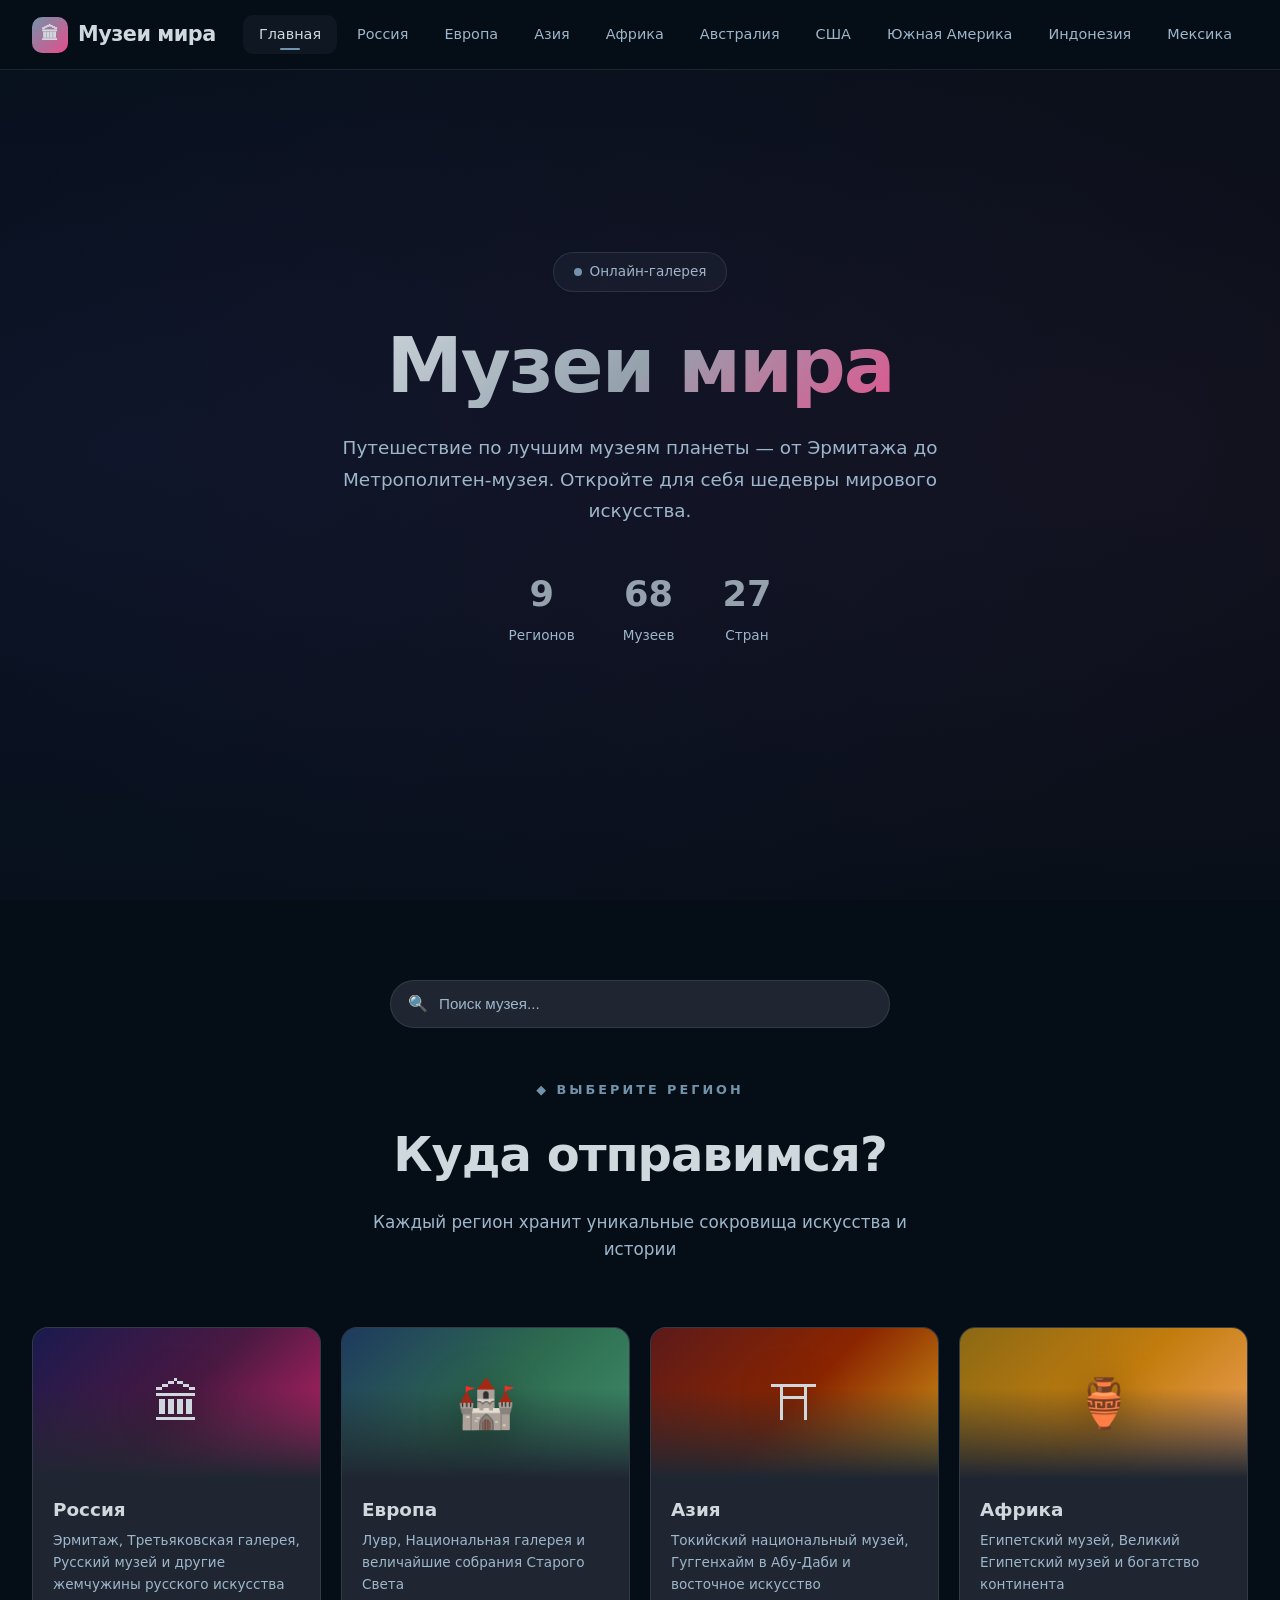
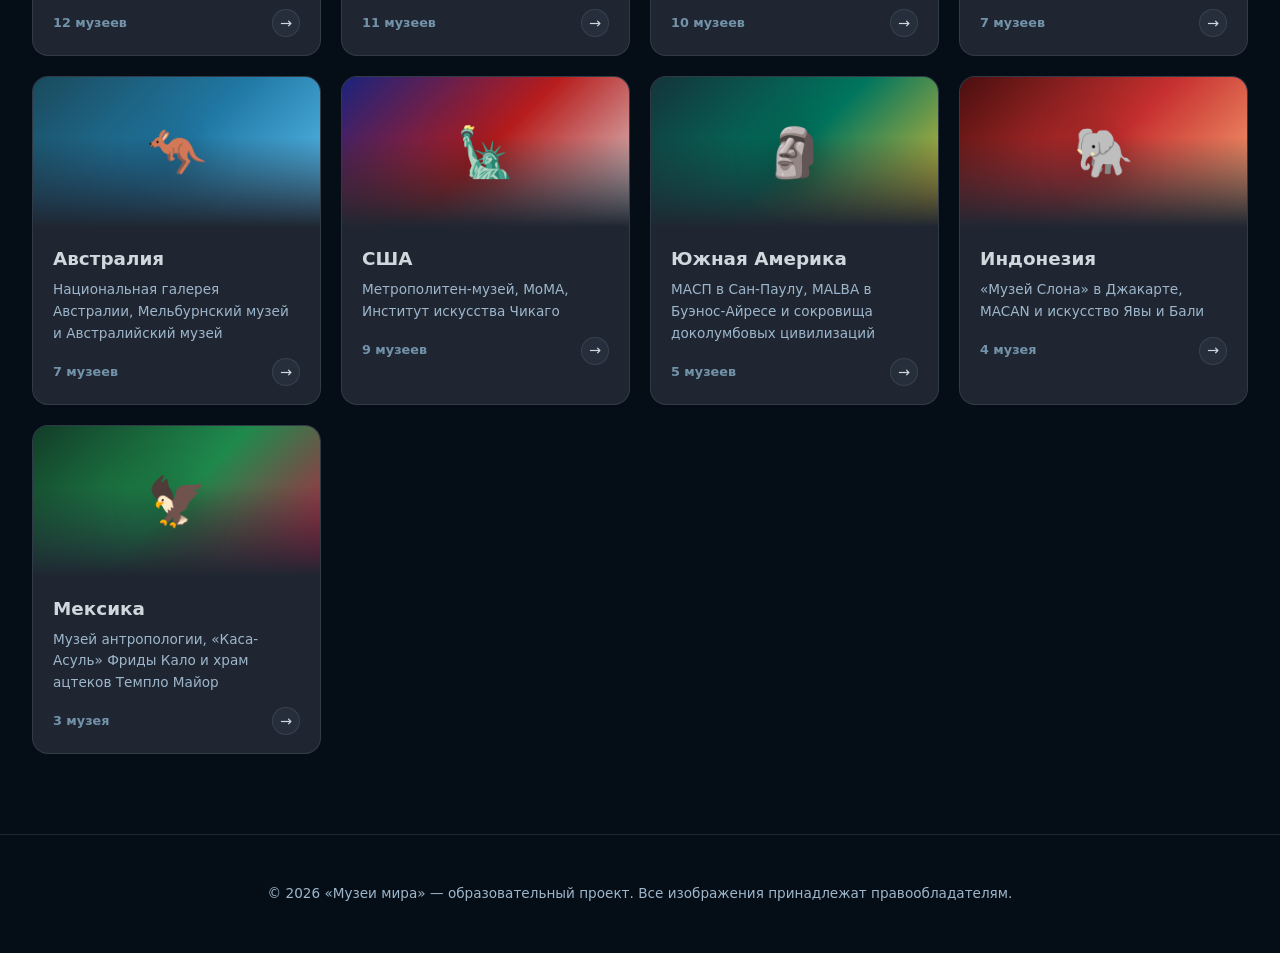
<file: index.html>
<!DOCTYPE html>
<html lang="ru">
<head>
  <meta charset="UTF-8">
  <meta name="viewport" content="width=device-width, initial-scale=1.0">
  <title>Музеи мира — Коллекция лучших музеев</title>
  <meta name="description" content="Путешествие по лучшим музеям планеты — 68 музеев в девяти регионах и 27 странах.">
  <meta name="robots" content="index, follow">
  <meta name="theme-color" content="#050e17">
  <link rel="icon" type="image/svg+xml" href="favicon.svg">
  <meta property="og:type" content="website">
  <meta property="og:title" content="Музеи мира — Коллекция лучших музеев">
  <meta property="og:description" content="Путешествие по лучшим музеям планеты — 68 музеев в девяти регионах и 27 странах.">
  <meta property="og:image" content="images/hermitage.webp">
  <meta name="twitter:card" content="summary_large_image">
  <meta name="twitter:title" content="Музеи мира — Коллекция лучших музеев">
  <meta name="twitter:description" content="Путешествие по лучшим музеям планеты — 68 музеев в девяти регионах и 27 странах.">
  <meta name="twitter:image" content="images/hermitage.webp">
  <link rel="stylesheet" href="css/style.css">
  <script>document.documentElement.classList.add("js");</script>
  <script type="application/ld+json">{"@context": "https://schema.org", "@type": "ItemList", "name": "Регионы сайта «Музеи мира»", "numberOfItems": 9, "itemListElement": [{"@type": "ListItem", "position": 1, "name": "Музеи России", "url": "russia.html"}, {"@type": "ListItem", "position": 2, "name": "Музеи Европы", "url": "europe.html"}, {"@type": "ListItem", "position": 3, "name": "Музеи Азии", "url": "asia.html"}, {"@type": "ListItem", "position": 4, "name": "Музеи Африки", "url": "africa.html"}, {"@type": "ListItem", "position": 5, "name": "Музеи Австралии", "url": "australia.html"}, {"@type": "ListItem", "position": 6, "name": "Музеи США", "url": "usa.html"}, {"@type": "ListItem", "position": 7, "name": "Музеи Южной Америки", "url": "south-america.html"}, {"@type": "ListItem", "position": 8, "name": "Музеи Индонезии", "url": "indonesia.html"}, {"@type": "ListItem", "position": 9, "name": "Музеи Мексики", "url": "mexico.html"}]}</script>
</head>
<body>
<header class="header">
  <a href="index.html" class="logo">
    <span class="logo-icon" aria-hidden="true">🏛</span>
    Музеи мира
  </a>
  <nav class="nav" id="site-nav" aria-label="Основная навигация">
      <a href="index.html" class="active">Главная</a>
      <a href="russia.html">Россия</a>
      <a href="europe.html">Европа</a>
      <a href="asia.html">Азия</a>
      <a href="africa.html">Африка</a>
      <a href="australia.html">Австралия</a>
      <a href="usa.html">США</a>
      <a href="south-america.html">Южная Америка</a>
      <a href="indonesia.html">Индонезия</a>
      <a href="mexico.html">Мексика</a>
  </nav>
  <button class="burger" type="button" aria-label="Открыть меню" aria-expanded="false" aria-controls="site-nav">
    <span></span><span></span><span></span>
  </button>
</header>
<main class="site-main">

<section class="hero">
  <div class="hero-content">
    <div class="hero-badge">Онлайн-галерея</div>
    <h1>Музеи мира</h1>
    <p>Путешествие по лучшим музеям планеты — от Эрмитажа до Метрополитен-музея. Откройте для себя шедевры мирового искусства.</p>
    <div class="hero-stats">
        <div class="stat"><span class="stat-number" data-target="9">0</span><span class="stat-label">Регионов</span></div>
        <div class="stat"><span class="stat-number" data-target="68">0</span><span class="stat-label">Музеев</span></div>
        <div class="stat"><span class="stat-number" data-target="27">0</span><span class="stat-label">Стран</span></div>
      </div>
  </div>
</section>

<section class="section">
<div class="search-bar fade-in">
  <span class="search-icon" aria-hidden="true">🔍</span>
  <input id="museum-search" type="search" placeholder="Поиск музея..." aria-label="Поиск музея" autocomplete="off" role="combobox" aria-expanded="false" aria-controls="search-results">
  <div class="search-results" id="search-results" role="listbox" aria-live="polite" hidden></div>
</div>
  <div class="section-header fade-in">
    <div class="section-label" aria-hidden="true">◆ Выберите регион</div>
    <h2 class="section-title">Куда отправимся?</h2>
    <p class="section-desc">Каждый регион хранит уникальные сокровища искусства и истории</p>
  </div>

  <div class="regions-grid">

    <a href="russia.html" class="region-card fade-in">
      <div class="region-card-visual region-visual-russia">
        <div class="region-visual-emoji" aria-hidden="true">🏛</div>
      </div>
      <div class="region-card-body">
        <h3>Россия</h3>
        <p>Эрмитаж, Третьяковская галерея, Русский музей и другие жемчужины русского искусства</p>
        <div class="region-card-footer">
          <span class="museum-count">12 музеев</span>
          <span class="arrow-icon" aria-hidden="true">→</span>
        </div>
      </div>
    </a>
    <a href="europe.html" class="region-card fade-in">
      <div class="region-card-visual region-visual-europe">
        <div class="region-visual-emoji" aria-hidden="true">🏰</div>
      </div>
      <div class="region-card-body">
        <h3>Европа</h3>
        <p>Лувр, Национальная галерея и величайшие собрания Старого Света</p>
        <div class="region-card-footer">
          <span class="museum-count">11 музеев</span>
          <span class="arrow-icon" aria-hidden="true">→</span>
        </div>
      </div>
    </a>
    <a href="asia.html" class="region-card fade-in">
      <div class="region-card-visual region-visual-asia">
        <div class="region-visual-emoji" aria-hidden="true">⛩</div>
      </div>
      <div class="region-card-body">
        <h3>Азия</h3>
        <p>Токийский национальный музей, Гуггенхайм в Абу-Даби и восточное искусство</p>
        <div class="region-card-footer">
          <span class="museum-count">10 музеев</span>
          <span class="arrow-icon" aria-hidden="true">→</span>
        </div>
      </div>
    </a>
    <a href="africa.html" class="region-card fade-in">
      <div class="region-card-visual region-visual-africa">
        <div class="region-visual-emoji" aria-hidden="true">🏺</div>
      </div>
      <div class="region-card-body">
        <h3>Африка</h3>
        <p>Египетский музей, Великий Египетский музей и богатство континента</p>
        <div class="region-card-footer">
          <span class="museum-count">7 музеев</span>
          <span class="arrow-icon" aria-hidden="true">→</span>
        </div>
      </div>
    </a>
    <a href="australia.html" class="region-card fade-in">
      <div class="region-card-visual region-visual-australia">
        <div class="region-visual-emoji" aria-hidden="true">🦘</div>
      </div>
      <div class="region-card-body">
        <h3>Австралия</h3>
        <p>Национальная галерея Австралии, Мельбурнский музей и Австралийский музей</p>
        <div class="region-card-footer">
          <span class="museum-count">7 музеев</span>
          <span class="arrow-icon" aria-hidden="true">→</span>
        </div>
      </div>
    </a>
    <a href="usa.html" class="region-card fade-in">
      <div class="region-card-visual region-visual-usa">
        <div class="region-visual-emoji" aria-hidden="true">🗽</div>
      </div>
      <div class="region-card-body">
        <h3>США</h3>
        <p>Метрополитен-музей, MoMA, Институт искусства Чикаго</p>
        <div class="region-card-footer">
          <span class="museum-count">9 музеев</span>
          <span class="arrow-icon" aria-hidden="true">→</span>
        </div>
      </div>
    </a>
    <a href="south-america.html" class="region-card fade-in">
      <div class="region-card-visual region-visual-southamerica">
        <div class="region-visual-emoji" aria-hidden="true">🗿</div>
      </div>
      <div class="region-card-body">
        <h3>Южная Америка</h3>
        <p>МАСП в Сан-Паулу, MALBA в Буэнос-Айресе и сокровища доколумбовых цивилизаций</p>
        <div class="region-card-footer">
          <span class="museum-count">5 музеев</span>
          <span class="arrow-icon" aria-hidden="true">→</span>
        </div>
      </div>
    </a>
    <a href="indonesia.html" class="region-card fade-in">
      <div class="region-card-visual region-visual-indonesia">
        <div class="region-visual-emoji" aria-hidden="true">🐘</div>
      </div>
      <div class="region-card-body">
        <h3>Индонезия</h3>
        <p>«Музей Слона» в Джакарте, MACAN и искусство Явы и Бали</p>
        <div class="region-card-footer">
          <span class="museum-count">4 музея</span>
          <span class="arrow-icon" aria-hidden="true">→</span>
        </div>
      </div>
    </a>
    <a href="mexico.html" class="region-card fade-in">
      <div class="region-card-visual region-visual-mexico">
        <div class="region-visual-emoji" aria-hidden="true">🦅</div>
      </div>
      <div class="region-card-body">
        <h3>Мексика</h3>
        <p>Музей антропологии, «Каса-Асуль» Фриды Кало и храм ацтеков Темпло Майор</p>
        <div class="region-card-footer">
          <span class="museum-count">3 музея</span>
          <span class="arrow-icon" aria-hidden="true">→</span>
        </div>
      </div>
    </a>
  </div>
</section>

</main>
<footer class="footer">
  <p>© 2026 «Музеи мира» — образовательный проект. Все изображения принадлежат правообладателям.</p>
</footer>

<button class="back-to-top" aria-label="Наверх">↑</button>

<script>window.MUSEUMS_INDEX=[{"name": "Государственный Эрмитаж", "city": "Санкт-Петербург", "country": "Россия", "url": "russia.html"}, {"name": "Третьяковская галерея", "city": "Москва", "country": "Россия", "url": "russia.html"}, {"name": "Государственный Русский музей", "city": "Санкт-Петербург", "country": "Россия", "url": "russia.html"}, {"name": "Московский музей современного искусства", "city": "Москва", "country": "Россия", "url": "russia.html"}, {"name": "Музей «Гараж»", "city": "Москва", "country": "Россия", "url": "russia.html"}, {"name": "Кунсткамера", "city": "Санкт-Петербург", "country": "Россия", "url": "russia.html"}, {"name": "ГМИИ им. А. С. Пушкина", "city": "Москва", "country": "Россия", "url": "russia.html"}, {"name": "Музей Фаберже", "city": "Санкт-Петербург", "country": "Россия", "url": "russia.html"}, {"name": "Дарвиновский музей", "city": "Москва", "country": "Россия", "url": "russia.html"}, {"name": "Музей космонавтики", "city": "Москва", "country": "Россия", "url": "russia.html"}, {"name": "Артиллерийский музей", "city": "Санкт-Петербург", "country": "Россия", "url": "russia.html"}, {"name": "Центральный музей Вооружённых сил", "city": "Москва", "country": "Россия", "url": "russia.html"}, {"name": "Лувр", "city": "Париж", "country": "Франция", "url": "europe.html"}, {"name": "Национальная галерея", "city": "Лондон", "country": "Великобритания", "url": "europe.html"}, {"name": "Рейксмузей", "city": "Амстердам", "country": "Нидерланды", "url": "europe.html"}, {"name": "Музей Гуггенхайма", "city": "Бильбао", "country": "Испания", "url": "europe.html"}, {"name": "Прадо", "city": "Мадрид", "country": "Испания", "url": "europe.html"}, {"name": "Уффици", "city": "Флоренция", "country": "Италия", "url": "europe.html"}, {"name": "Ватиканские музеи", "city": "Ватикан", "country": "Ватикан", "url": "europe.html"}, {"name": "Британский музей", "city": "Лондон", "country": "Великобритания", "url": "europe.html"}, {"name": "Тейт Модерн", "city": "Лондон", "country": "Великобритания", "url": "europe.html"}, {"name": "Музей д’Орсе", "city": "Париж", "country": "Франция", "url": "europe.html"}, {"name": "Музей Ван Гога", "city": "Амстердам", "country": "Нидерланды", "url": "europe.html"}, {"name": "Токийский национальный музей", "city": "Токио", "country": "Япония", "url": "asia.html"}, {"name": "Китайский национальный музей", "city": "Пекин", "country": "Китай", "url": "asia.html"}, {"name": "Музей Стамбула", "city": "Стамбул", "country": "Турция", "url": "asia.html"}, {"name": "Музей Гуггенхайма в Абу-Даби", "city": "Абу-Даби", "country": "ОАЭ", "url": "asia.html"}, {"name": "Лувр Абу-Даби", "city": "Абу-Даби", "country": "ОАЭ", "url": "asia.html"}, {"name": "Национальный музей Кореи", "city": "Сеул", "country": "Южная Корея", "url": "asia.html"}, {"name": "Национальный дворцовый музей", "city": "Тайбэй", "country": "Тайвань", "url": "asia.html"}, {"name": "Национальный музей Сингапура", "city": "Сингапур", "country": "Сингапур", "url": "asia.html"}, {"name": "Музей Запретного дворца (Гугун)", "city": "Пекин", "country": "Китай", "url": "asia.html"}, {"name": "M+", "city": "Гонконг", "country": "Китай", "url": "asia.html"}, {"name": "Египетский музей", "city": "Каир", "country": "Египет", "url": "africa.html"}, {"name": "Великий Египетский музей", "city": "Гиза", "country": "Египет", "url": "africa.html"}, {"name": "Изико Южно-Африканский музей", "city": "Кейптаун", "country": "ЮАР", "url": "africa.html"}, {"name": "Zeitz MOCAA", "city": "Кейптаун", "country": "ЮАР", "url": "africa.html"}, {"name": "Национальный музей египетской цивилизации", "city": "Каир", "country": "Египет", "url": "africa.html"}, {"name": "Музей Бардо", "city": "Тунис", "country": "Тунис", "url": "africa.html"}, {"name": "Национальный музей Кении", "city": "Найроби", "country": "Кения", "url": "africa.html"}, {"name": "Национальная галерея Австралии", "city": "Канберра", "country": "Австралия", "url": "australia.html"}, {"name": "Мельбурнский музей", "city": "Мельбурн", "country": "Австралия", "url": "australia.html"}, {"name": "Музей Сиднея", "city": "Сидней", "country": "Австралия", "url": "australia.html"}, {"name": "Австралийский музей", "city": "Сидней", "country": "Австралия", "url": "australia.html"}, {"name": "MONA", "city": "Хобарт", "country": "Австралия", "url": "australia.html"}, {"name": "QAGOMA", "city": "Брисбен", "country": "Австралия", "url": "australia.html"}, {"name": "Австралийский национальный морской музей", "city": "Сидней", "country": "Австралия", "url": "australia.html"}, {"name": "Метрополитен-музей", "city": "Нью-Йорк", "country": "США", "url": "usa.html"}, {"name": "Музей современного искусства", "city": "Нью-Йорк", "country": "США", "url": "usa.html"}, {"name": "Институт искусства Чикаго", "city": "Чикаго", "country": "США", "url": "usa.html"}, {"name": "Музей Пола Гетти", "city": "Лос-Анджелес", "country": "США", "url": "usa.html"}, {"name": "Национальная галерея искусства", "city": "Вашингтон", "country": "США", "url": "usa.html"}, {"name": "Музей Соломона Гуггенхайма", "city": "Нью-Йорк", "country": "США", "url": "usa.html"}, {"name": "Музей изящных искусств Бостона", "city": "Бостон", "country": "США", "url": "usa.html"}, {"name": "SFMOMA", "city": "Сан-Франциско", "country": "США", "url": "usa.html"}, {"name": "Филадельфийский художественный музей", "city": "Филадельфия", "country": "США", "url": "usa.html"}, {"name": "Художественный музей Сан-Паулу (МАСП)", "city": "Сан-Паулу", "country": "Бразилия", "url": "south-america.html"}, {"name": "MALBA", "city": "Буэнос-Айрес", "country": "Аргентина", "url": "south-america.html"}, {"name": "Музей Ларко", "city": "Лима", "country": "Перу", "url": "south-america.html"}, {"name": "Музей золота", "city": "Богота", "country": "Колумбия", "url": "south-america.html"}, {"name": "Чилийский музей доколумбова искусства", "city": "Сантьяго", "country": "Чили", "url": "south-america.html"}, {"name": "Национальный музей Индонезии", "city": "Джакарта", "country": "Индонезия", "url": "indonesia.html"}, {"name": "Museum MACAN", "city": "Джакарта", "country": "Индонезия", "url": "indonesia.html"}, {"name": "Уллен Сенталу", "city": "Джокьякарта", "country": "Индонезия", "url": "indonesia.html"}, {"name": "Музей Пури Лукисан", "city": "Убуд", "country": "Индонезия", "url": "indonesia.html"}, {"name": "Национальный музей антропологии", "city": "Мехико", "country": "Мексика", "url": "mexico.html"}, {"name": "«Каса-Асуль» — музей Фриды Кало", "city": "Мехико", "country": "Мексика", "url": "mexico.html"}, {"name": "Музей Темпло Майор", "city": "Мехико", "country": "Мексика", "url": "mexico.html"}];</script>
<script src="js/main.js"></script>
</body>
</html>
</file>
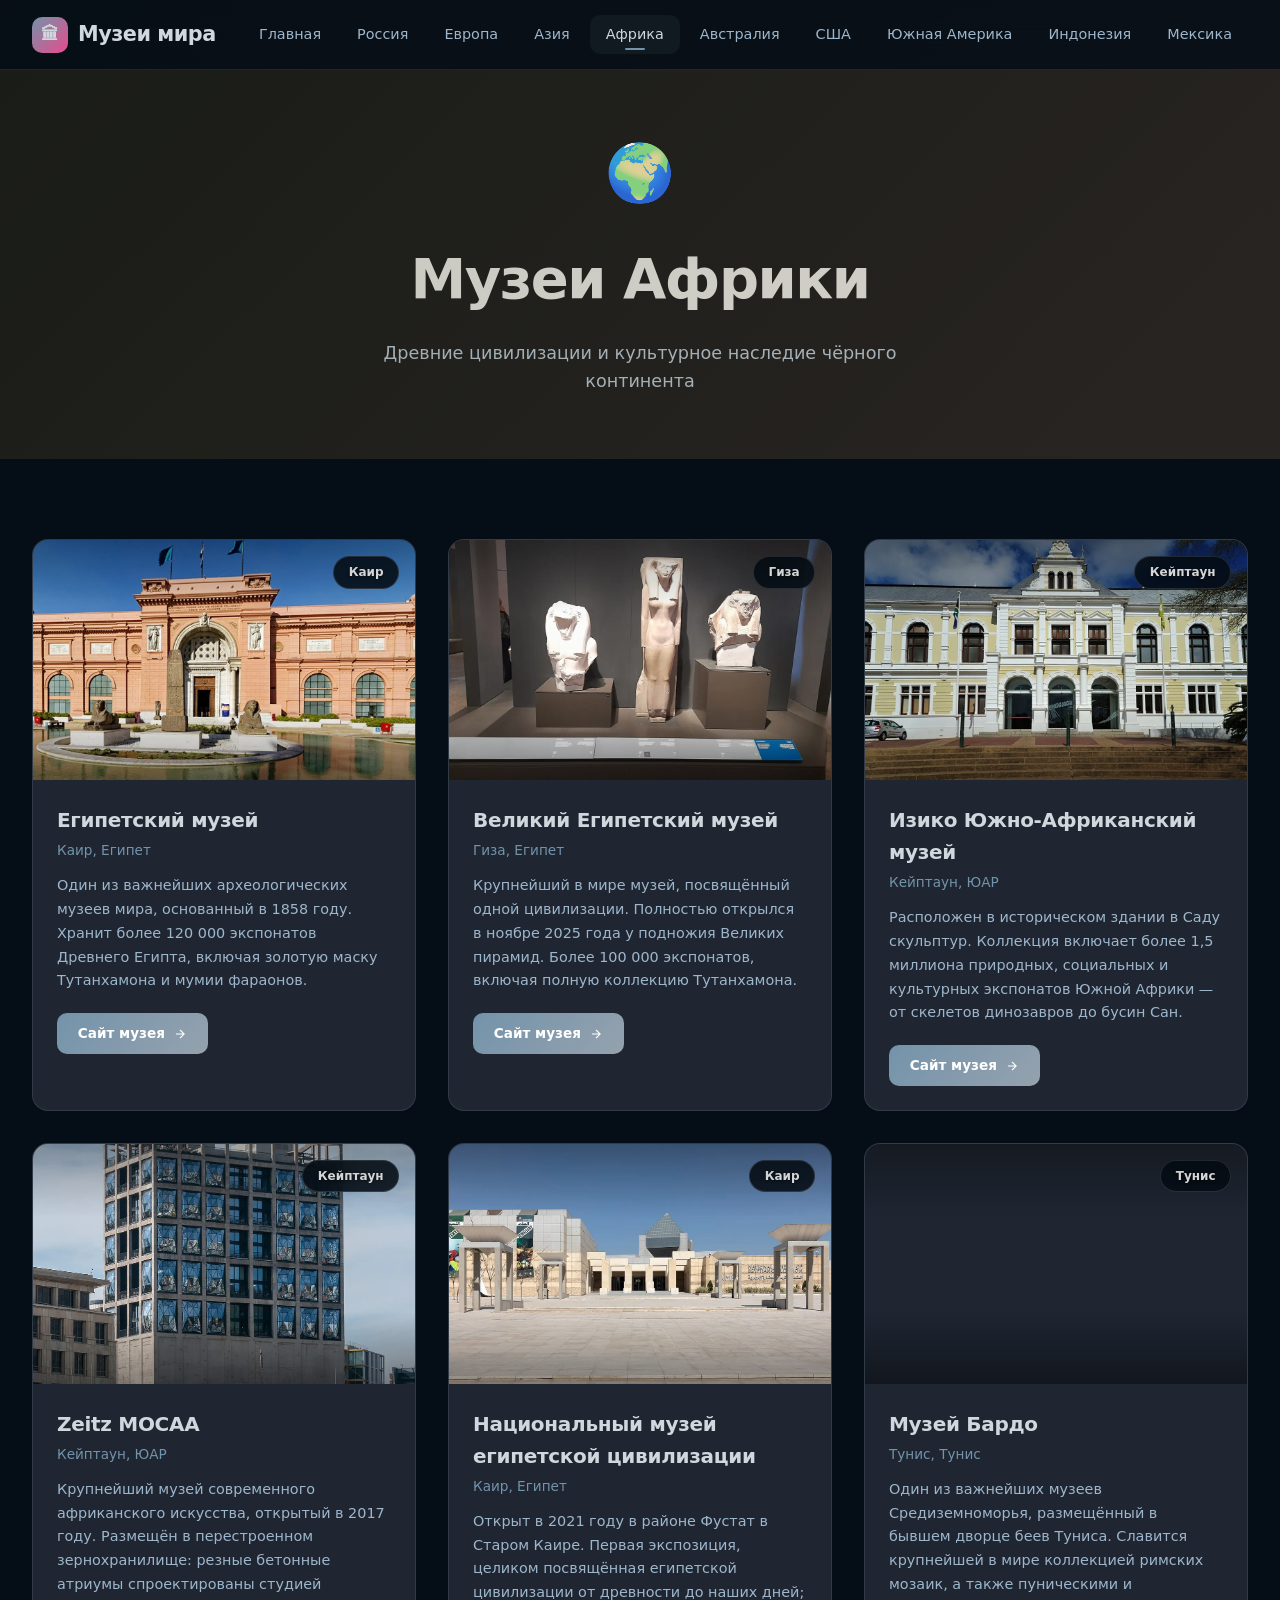
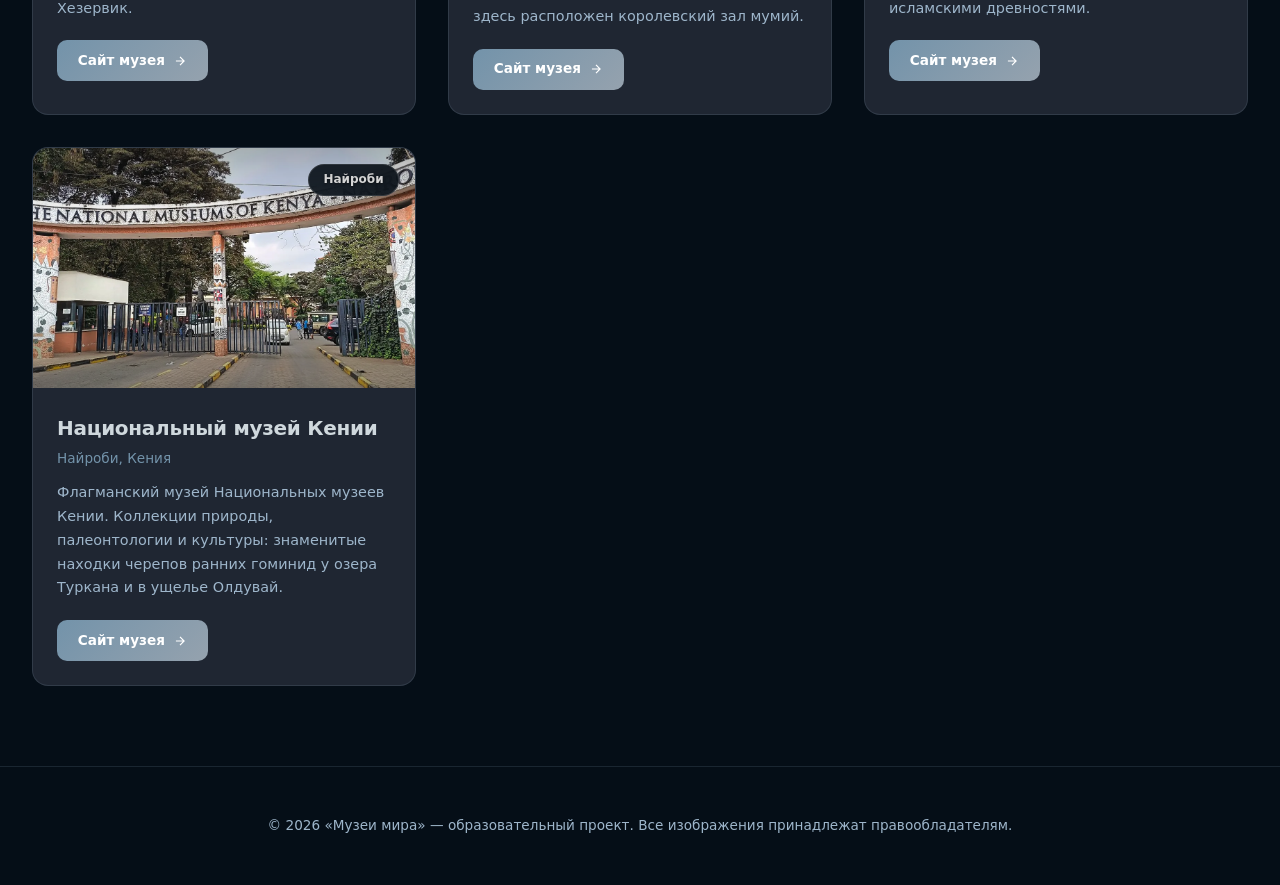
<file: africa.html>
<!DOCTYPE html>
<html lang="ru">
<head>
  <meta charset="UTF-8">
  <meta name="viewport" content="width=device-width, initial-scale=1.0">
  <title>Музеи Африки — Музеи мира</title>
  <meta name="description" content="Древние цивилизации и культурное наследие чёрного континента">
  <meta name="robots" content="index, follow">
  <meta name="theme-color" content="#050e17">
  <link rel="icon" type="image/svg+xml" href="favicon.svg">
  <meta property="og:type" content="website">
  <meta property="og:title" content="Музеи Африки — Музеи мира">
  <meta property="og:description" content="Древние цивилизации и культурное наследие чёрного континента">
  <meta property="og:image" content="images/hermitage.webp">
  <meta name="twitter:card" content="summary_large_image">
  <meta name="twitter:title" content="Музеи Африки — Музеи мира">
  <meta name="twitter:description" content="Древние цивилизации и культурное наследие чёрного континента">
  <meta name="twitter:image" content="images/hermitage.webp">
  <link rel="stylesheet" href="css/style.css">
  <script>document.documentElement.classList.add("js");</script>
  <script type="application/ld+json">{"@context": "https://schema.org", "@type": "ItemList", "name": "Музеи Африки", "numberOfItems": 7, "itemListElement": [{"@type": "ListItem", "position": 1, "item": {"@type": "Museum", "name": "Египетский музей", "description": "Один из важнейших археологических музеев мира, основанный в 1858 году. Хранит более 120 000 экспонатов Древнего Египта, включая золотую маску Тутанхамона и мумии фараонов.", "url": "https://egymonuments.gov.eg", "address": {"@type": "PostalAddress", "addressLocality": "Каир", "addressCountry": "Египет"}}}, {"@type": "ListItem", "position": 2, "item": {"@type": "Museum", "name": "Великий Египетский музей", "description": "Крупнейший в мире музей, посвящённый одной цивилизации. Полностью открылся в ноябре 2025 года у подножия Великих пирамид. Более 100 000 экспонатов, включая полную коллекцию Тутанхамона.", "url": "https://www.grandegyptianmuseum.org", "address": {"@type": "PostalAddress", "addressLocality": "Гиза", "addressCountry": "Египет"}}}, {"@type": "ListItem", "position": 3, "item": {"@type": "Museum", "name": "Изико Южно-Африканский музей", "description": "Расположен в историческом здании в Саду скульптур. Коллекция включает более 1,5 миллиона природных, социальных и культурных экспонатов Южной Африки — от скелетов динозавров до бусин Сан.", "url": "https://www.iziko.org.za", "address": {"@type": "PostalAddress", "addressLocality": "Кейптаун", "addressCountry": "ЮАР"}}}, {"@type": "ListItem", "position": 4, "item": {"@type": "Museum", "name": "Zeitz MOCAA", "description": "Крупнейший музей современного африканского искусства, открытый в 2017 году. Размещён в перестроенном зернохранилище: резные бетонные атриумы спроектированы студией Хезервик.", "url": "https://zeitzmocaa.museum", "address": {"@type": "PostalAddress", "addressLocality": "Кейптаун", "addressCountry": "ЮАР"}}}, {"@type": "ListItem", "position": 5, "item": {"@type": "Museum", "name": "Национальный музей египетской цивилизации", "description": "Открыт в 2021 году в районе Фустат в Старом Каире. Первая экспозиция, целиком посвящённая египетской цивилизации от древности до наших дней; здесь расположен королевский зал мумий.", "url": "https://nmec.gov.eg", "address": {"@type": "PostalAddress", "addressLocality": "Каир", "addressCountry": "Египет"}}}, {"@type": "ListItem", "position": 6, "item": {"@type": "Museum", "name": "Музей Бардо", "description": "Один из важнейших музеев Средиземноморья, размещённый в бывшем дворце беев Туниса. Славится крупнейшей в мире коллекцией римских мозаик, а также пуническими и исламскими древностями.", "url": "http://www.bardomuseum.tn", "address": {"@type": "PostalAddress", "addressLocality": "Тунис", "addressCountry": "Тунис"}}}, {"@type": "ListItem", "position": 7, "item": {"@type": "Museum", "name": "Национальный музей Кении", "description": "Флагманский музей Национальных музеев Кении. Коллекции природы, палеонтологии и культуры: знаменитые находки черепов ранних гоминид у озера Туркана и в ущелье Олдувай.", "url": "https://www.museums.or.ke", "address": {"@type": "PostalAddress", "addressLocality": "Найроби", "addressCountry": "Кения"}}}]}</script>
</head>
<body>
<header class="header">
  <a href="index.html" class="logo">
    <span class="logo-icon" aria-hidden="true">🏛</span>
    Музеи мира
  </a>
  <nav class="nav" id="site-nav" aria-label="Основная навигация">
      <a href="index.html">Главная</a>
      <a href="russia.html">Россия</a>
      <a href="europe.html">Европа</a>
      <a href="asia.html">Азия</a>
      <a href="africa.html" class="active">Африка</a>
      <a href="australia.html">Австралия</a>
      <a href="usa.html">США</a>
      <a href="south-america.html">Южная Америка</a>
      <a href="indonesia.html">Индонезия</a>
      <a href="mexico.html">Мексика</a>
  </nav>
  <button class="burger" type="button" aria-label="Открыть меню" aria-expanded="false" aria-controls="site-nav">
    <span></span><span></span><span></span>
  </button>
</header>
<main class="site-main">

<section class="page-hero page-hero-africa">
  <div class="page-hero-flag" aria-hidden="true">🌍</div>
  <h1>Музеи Африки</h1>
  <p>Древние цивилизации и культурное наследие чёрного континента</p>
</section>

<section class="section">
  <h2 class="visually-hidden">Музеи Африки</h2>
  <div class="museums-grid" id="museums-grid">

<article class="museum-card fade-in">
  <div class="museum-image">
    <img src="images/egyptian-museum.webp" alt="Египетский музей" width="1100" height="733" decoding="async">
    <span class="museum-overlay">Каир</span>
  </div>
  <div class="museum-body">
    <h3>Египетский музей</h3>
    <div class="museum-city">Каир, Египет</div>
    <p>Один из важнейших археологических музеев мира, основанный в 1858 году. Хранит более 120 000 экспонатов Древнего Египта, включая золотую маску Тутанхамона и мумии фараонов.</p>
    <a href="https://egymonuments.gov.eg" class="museum-link" target="_blank" rel="noopener">
      Сайт музея
      <svg viewBox="0 0 24 24" fill="none" stroke="currentColor" stroke-width="2" aria-hidden="true"><path d="M5 12h14M12 5l7 7-7 7"/></svg>
    </a>
  </div>
</article>
<article class="museum-card fade-in">
  <div class="museum-image">
    <img src="images/grand-egyptian.webp" alt="Великий Египетский музей" width="1100" height="733" decoding="async">
    <span class="museum-overlay">Гиза</span>
  </div>
  <div class="museum-body">
    <h3>Великий Египетский музей</h3>
    <div class="museum-city">Гиза, Египет</div>
    <p>Крупнейший в мире музей, посвящённый одной цивилизации. Полностью открылся в ноябре 2025 года у подножия Великих пирамид. Более 100 000 экспонатов, включая полную коллекцию Тутанхамона.</p>
    <a href="https://www.grandegyptianmuseum.org" class="museum-link" target="_blank" rel="noopener">
      Сайт музея
      <svg viewBox="0 0 24 24" fill="none" stroke="currentColor" stroke-width="2" aria-hidden="true"><path d="M5 12h14M12 5l7 7-7 7"/></svg>
    </a>
  </div>
</article>
<article class="museum-card fade-in">
  <div class="museum-image">
    <img src="images/cape-town.webp" alt="Изико Южно-Африканский музей" width="1100" height="733" decoding="async" loading="lazy">
    <span class="museum-overlay">Кейптаун</span>
  </div>
  <div class="museum-body">
    <h3>Изико Южно-Африканский музей</h3>
    <div class="museum-city">Кейптаун, ЮАР</div>
    <p>Расположен в историческом здании в Саду скульптур. Коллекция включает более 1,5 миллиона природных, социальных и культурных экспонатов Южной Африки — от скелетов динозавров до бусин Сан.</p>
    <a href="https://www.iziko.org.za" class="museum-link" target="_blank" rel="noopener">
      Сайт музея
      <svg viewBox="0 0 24 24" fill="none" stroke="currentColor" stroke-width="2" aria-hidden="true"><path d="M5 12h14M12 5l7 7-7 7"/></svg>
    </a>
  </div>
</article>
<article class="museum-card fade-in">
  <div class="museum-image">
    <img src="images/zeitz-mocaa.webp" alt="Zeitz MOCAA" width="1100" height="733" decoding="async" loading="lazy">
    <span class="museum-overlay">Кейптаун</span>
  </div>
  <div class="museum-body">
    <h3>Zeitz MOCAA</h3>
    <div class="museum-city">Кейптаун, ЮАР</div>
    <p>Крупнейший музей современного африканского искусства, открытый в 2017 году. Размещён в перестроенном зернохранилище: резные бетонные атриумы спроектированы студией Хезервик.</p>
    <a href="https://zeitzmocaa.museum" class="museum-link" target="_blank" rel="noopener">
      Сайт музея
      <svg viewBox="0 0 24 24" fill="none" stroke="currentColor" stroke-width="2" aria-hidden="true"><path d="M5 12h14M12 5l7 7-7 7"/></svg>
    </a>
  </div>
</article>
<article class="museum-card fade-in">
  <div class="museum-image">
    <img src="images/nmec.webp" alt="Национальный музей египетской цивилизации" width="1100" height="733" decoding="async" loading="lazy">
    <span class="museum-overlay">Каир</span>
  </div>
  <div class="museum-body">
    <h3>Национальный музей египетской цивилизации</h3>
    <div class="museum-city">Каир, Египет</div>
    <p>Открыт в 2021 году в районе Фустат в Старом Каире. Первая экспозиция, целиком посвящённая египетской цивилизации от древности до наших дней; здесь расположен королевский зал мумий.</p>
    <a href="https://nmec.gov.eg" class="museum-link" target="_blank" rel="noopener">
      Сайт музея
      <svg viewBox="0 0 24 24" fill="none" stroke="currentColor" stroke-width="2" aria-hidden="true"><path d="M5 12h14M12 5l7 7-7 7"/></svg>
    </a>
  </div>
</article>
<article class="museum-card fade-in">
  <div class="museum-image">
    <img src="images/bardo.webp" alt="Музей Бардо" width="1100" height="733" decoding="async" loading="lazy">
    <span class="museum-overlay">Тунис</span>
  </div>
  <div class="museum-body">
    <h3>Музей Бардо</h3>
    <div class="museum-city">Тунис, Тунис</div>
    <p>Один из важнейших музеев Средиземноморья, размещённый в бывшем дворце беев Туниса. Славится крупнейшей в мире коллекцией римских мозаик, а также пуническими и исламскими древностями.</p>
    <a href="http://www.bardomuseum.tn" class="museum-link" target="_blank" rel="noopener">
      Сайт музея
      <svg viewBox="0 0 24 24" fill="none" stroke="currentColor" stroke-width="2" aria-hidden="true"><path d="M5 12h14M12 5l7 7-7 7"/></svg>
    </a>
  </div>
</article>
<article class="museum-card fade-in">
  <div class="museum-image">
    <img src="images/nairobi-national.webp" alt="Национальный музей Кении" width="1100" height="733" decoding="async" loading="lazy">
    <span class="museum-overlay">Найроби</span>
  </div>
  <div class="museum-body">
    <h3>Национальный музей Кении</h3>
    <div class="museum-city">Найроби, Кения</div>
    <p>Флагманский музей Национальных музеев Кении. Коллекции природы, палеонтологии и культуры: знаменитые находки черепов ранних гоминид у озера Туркана и в ущелье Олдувай.</p>
    <a href="https://www.museums.or.ke" class="museum-link" target="_blank" rel="noopener">
      Сайт музея
      <svg viewBox="0 0 24 24" fill="none" stroke="currentColor" stroke-width="2" aria-hidden="true"><path d="M5 12h14M12 5l7 7-7 7"/></svg>
    </a>
  </div>
</article>
  </div>
</section>

</main>
<footer class="footer">
  <p>© 2026 «Музеи мира» — образовательный проект. Все изображения принадлежат правообладателям.</p>
</footer>

<button class="back-to-top" aria-label="Наверх">↑</button>

<script src="js/main.js"></script>
</body>
</html>
</file>
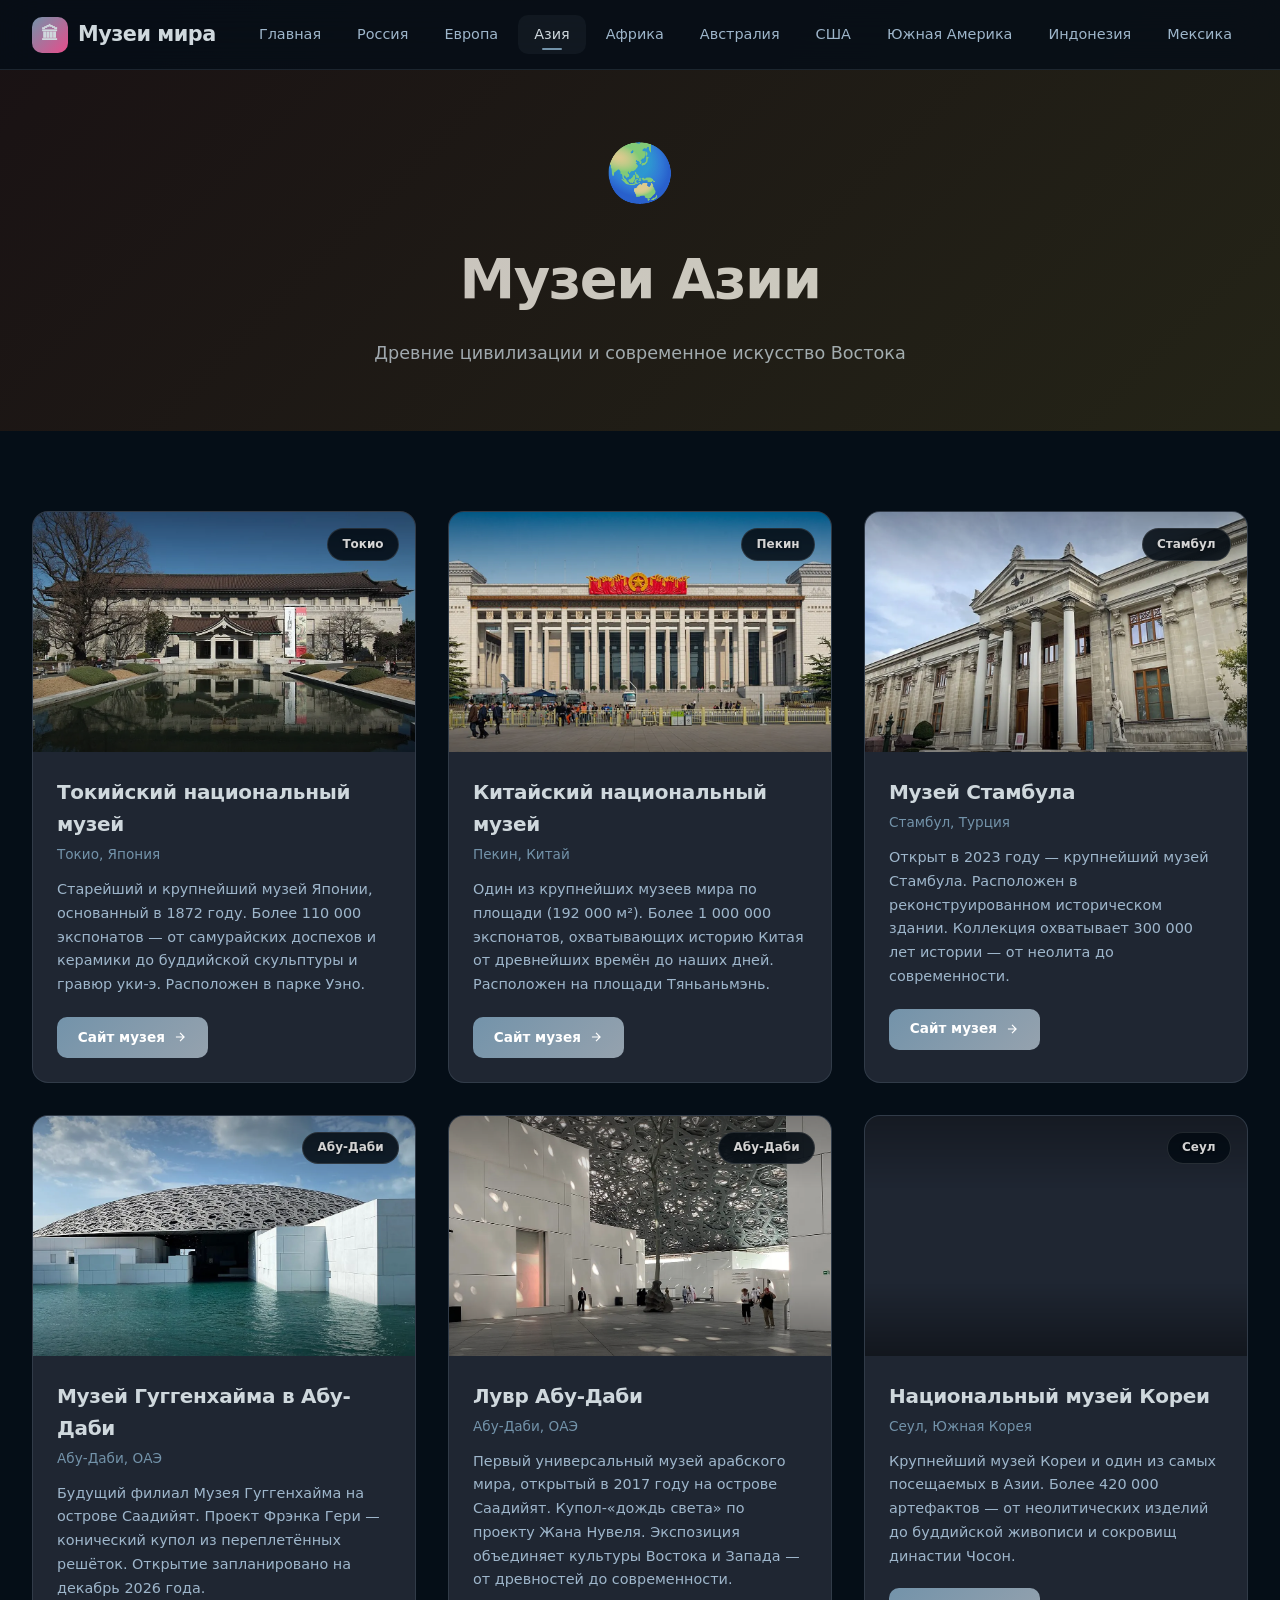
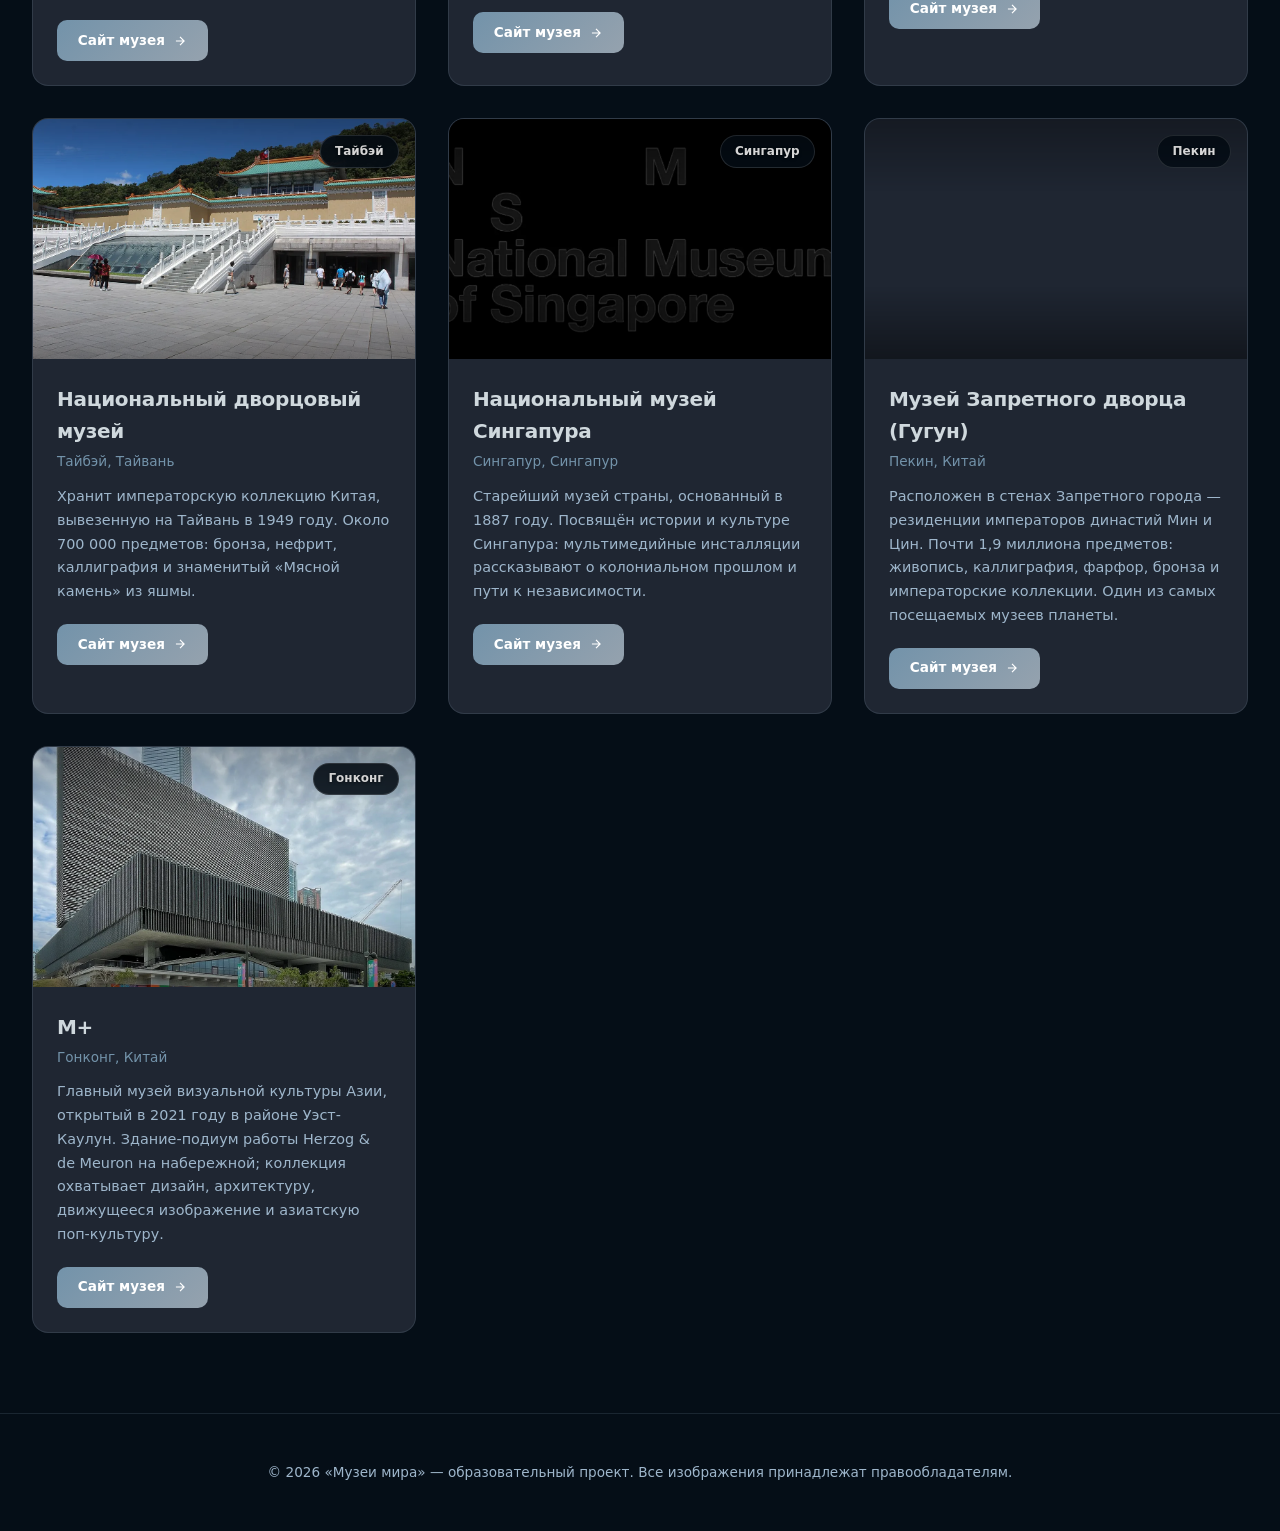
<file: asia.html>
<!DOCTYPE html>
<html lang="ru">
<head>
  <meta charset="UTF-8">
  <meta name="viewport" content="width=device-width, initial-scale=1.0">
  <title>Музеи Азии — Музеи мира</title>
  <meta name="description" content="Древние цивилизации и современное искусство Востока">
  <meta name="robots" content="index, follow">
  <meta name="theme-color" content="#050e17">
  <link rel="icon" type="image/svg+xml" href="favicon.svg">
  <meta property="og:type" content="website">
  <meta property="og:title" content="Музеи Азии — Музеи мира">
  <meta property="og:description" content="Древние цивилизации и современное искусство Востока">
  <meta property="og:image" content="images/hermitage.webp">
  <meta name="twitter:card" content="summary_large_image">
  <meta name="twitter:title" content="Музеи Азии — Музеи мира">
  <meta name="twitter:description" content="Древние цивилизации и современное искусство Востока">
  <meta name="twitter:image" content="images/hermitage.webp">
  <link rel="stylesheet" href="css/style.css">
  <script>document.documentElement.classList.add("js");</script>
  <script type="application/ld+json">{"@context": "https://schema.org", "@type": "ItemList", "name": "Музеи Азии", "numberOfItems": 10, "itemListElement": [{"@type": "ListItem", "position": 1, "item": {"@type": "Museum", "name": "Токийский национальный музей", "description": "Старейший и крупнейший музей Японии, основанный в 1872 году. Более 110 000 экспонатов — от самурайских доспехов и керамики до буддийской скульптуры и гравюр уки-э. Расположен в парке Уэно.", "url": "https://www.tnm.jp", "address": {"@type": "PostalAddress", "addressLocality": "Токио", "addressCountry": "Япония"}}}, {"@type": "ListItem", "position": 2, "item": {"@type": "Museum", "name": "Китайский национальный музей", "description": "Один из крупнейших музеев мира по площади (192 000 м²). Более 1 000 000 экспонатов, охватывающих историю Китая от древнейших времён до наших дней. Расположен на площади Тяньаньмэнь.", "url": "https://www.chnmuseum.cn", "address": {"@type": "PostalAddress", "addressLocality": "Пекин", "addressCountry": "Китай"}}}, {"@type": "ListItem", "position": 3, "item": {"@type": "Museum", "name": "Музей Стамбула", "description": "Открыт в 2023 году — крупнейший музей Стамбула. Расположен в реконструированном историческом здании. Коллекция охватывает 300 000 лет истории — от неолита до современности.", "url": "https://www.muzeistanbul.gov.tr", "address": {"@type": "PostalAddress", "addressLocality": "Стамбул", "addressCountry": "Турция"}}}, {"@type": "ListItem", "position": 4, "item": {"@type": "Museum", "name": "Музей Гуггенхайма в Абу-Даби", "description": "Будущий филиал Музея Гуггенхайма на острове Саадийят. Проект Фрэнка Гери — конический купол из переплетённых решёток. Открытие запланировано на декабрь 2026 года.", "url": "https://abudhabi.guggenheim.ae", "address": {"@type": "PostalAddress", "addressLocality": "Абу-Даби", "addressCountry": "ОАЭ"}}}, {"@type": "ListItem", "position": 5, "item": {"@type": "Museum", "name": "Лувр Абу-Даби", "description": "Первый универсальный музей арабского мира, открытый в 2017 году на острове Саадийят. Купол-«дождь света» по проекту Жана Нувеля. Экспозиция объединяет культуры Востока и Запада — от древностей до современности.", "url": "https://www.louvreabudhabi.ae", "address": {"@type": "PostalAddress", "addressLocality": "Абу-Даби", "addressCountry": "ОАЭ"}}}, {"@type": "ListItem", "position": 6, "item": {"@type": "Museum", "name": "Национальный музей Кореи", "description": "Крупнейший музей Кореи и один из самых посещаемых в Азии. Более 420 000 артефактов — от неолитических изделий до буддийской живописи и сокровищ династии Чосон.", "url": "https://www.museum.go.kr", "address": {"@type": "PostalAddress", "addressLocality": "Сеул", "addressCountry": "Южная Корея"}}}, {"@type": "ListItem", "position": 7, "item": {"@type": "Museum", "name": "Национальный дворцовый музей", "description": "Хранит императорскую коллекцию Китая, вывезенную на Тайвань в 1949 году. Около 700 000 предметов: бронза, нефрит, каллиграфия и знаменитый «Мясной камень» из яшмы.", "url": "https://www.npm.gov.tw", "address": {"@type": "PostalAddress", "addressLocality": "Тайбэй", "addressCountry": "Тайвань"}}}, {"@type": "ListItem", "position": 8, "item": {"@type": "Museum", "name": "Национальный музей Сингапура", "description": "Старейший музей страны, основанный в 1887 году. Посвящён истории и культуре Сингапура: мультимедийные инсталляции рассказывают о колониальном прошлом и пути к независимости.", "url": "https://www.nhb.gov.sg/nationalmuseum", "address": {"@type": "PostalAddress", "addressLocality": "Сингапур", "addressCountry": "Сингапур"}}}, {"@type": "ListItem", "position": 9, "item": {"@type": "Museum", "name": "Музей Запретного дворца (Гугун)", "description": "Расположен в стенах Запретного города — резиденции императоров династий Мин и Цин. Почти 1,9 миллиона предметов: живопись, каллиграфия, фарфор, бронза и императорские коллекции. Один из самых посещаемых музеев планеты.", "url": "https://www.dpm.org.cn", "address": {"@type": "PostalAddress", "addressLocality": "Пекин", "addressCountry": "Китай"}}}, {"@type": "ListItem", "position": 10, "item": {"@type": "Museum", "name": "M+", "description": "Главный музей визуальной культуры Азии, открытый в 2021 году в районе Уэст-Каулун. Здание-подиум работы Herzog & de Meuron на набережной; коллекция охватывает дизайн, архитектуру, движущееся изображение и азиатскую поп-культуру.", "url": "https://www.mplus.org.hk", "address": {"@type": "PostalAddress", "addressLocality": "Гонконг", "addressCountry": "Китай"}}}]}</script>
</head>
<body>
<header class="header">
  <a href="index.html" class="logo">
    <span class="logo-icon" aria-hidden="true">🏛</span>
    Музеи мира
  </a>
  <nav class="nav" id="site-nav" aria-label="Основная навигация">
      <a href="index.html">Главная</a>
      <a href="russia.html">Россия</a>
      <a href="europe.html">Европа</a>
      <a href="asia.html" class="active">Азия</a>
      <a href="africa.html">Африка</a>
      <a href="australia.html">Австралия</a>
      <a href="usa.html">США</a>
      <a href="south-america.html">Южная Америка</a>
      <a href="indonesia.html">Индонезия</a>
      <a href="mexico.html">Мексика</a>
  </nav>
  <button class="burger" type="button" aria-label="Открыть меню" aria-expanded="false" aria-controls="site-nav">
    <span></span><span></span><span></span>
  </button>
</header>
<main class="site-main">

<section class="page-hero page-hero-asia">
  <div class="page-hero-flag" aria-hidden="true">🌏</div>
  <h1>Музеи Азии</h1>
  <p>Древние цивилизации и современное искусство Востока</p>
</section>

<section class="section">
  <h2 class="visually-hidden">Музеи Азии</h2>
  <div class="museums-grid" id="museums-grid">

<article class="museum-card fade-in">
  <div class="museum-image">
    <img src="images/tokyo-national.webp" alt="Токийский национальный музей" width="1100" height="733" decoding="async">
    <span class="museum-overlay">Токио</span>
  </div>
  <div class="museum-body">
    <h3>Токийский национальный музей</h3>
    <div class="museum-city">Токио, Япония</div>
    <p>Старейший и крупнейший музей Японии, основанный в 1872 году. Более 110 000 экспонатов — от самурайских доспехов и керамики до буддийской скульптуры и гравюр уки-э. Расположен в парке Уэно.</p>
    <a href="https://www.tnm.jp" class="museum-link" target="_blank" rel="noopener">
      Сайт музея
      <svg viewBox="0 0 24 24" fill="none" stroke="currentColor" stroke-width="2" aria-hidden="true"><path d="M5 12h14M12 5l7 7-7 7"/></svg>
    </a>
  </div>
</article>
<article class="museum-card fade-in">
  <div class="museum-image">
    <img src="images/china-national.webp" alt="Китайский национальный музей" width="1100" height="733" decoding="async">
    <span class="museum-overlay">Пекин</span>
  </div>
  <div class="museum-body">
    <h3>Китайский национальный музей</h3>
    <div class="museum-city">Пекин, Китай</div>
    <p>Один из крупнейших музеев мира по площади (192 000 м²). Более 1 000 000 экспонатов, охватывающих историю Китая от древнейших времён до наших дней. Расположен на площади Тяньаньмэнь.</p>
    <a href="https://www.chnmuseum.cn" class="museum-link" target="_blank" rel="noopener">
      Сайт музея
      <svg viewBox="0 0 24 24" fill="none" stroke="currentColor" stroke-width="2" aria-hidden="true"><path d="M5 12h14M12 5l7 7-7 7"/></svg>
    </a>
  </div>
</article>
<article class="museum-card fade-in">
  <div class="museum-image">
    <img src="images/istanbul-museum.webp" alt="Музей Стамбула" width="1100" height="733" decoding="async" loading="lazy">
    <span class="museum-overlay">Стамбул</span>
  </div>
  <div class="museum-body">
    <h3>Музей Стамбула</h3>
    <div class="museum-city">Стамбул, Турция</div>
    <p>Открыт в 2023 году — крупнейший музей Стамбула. Расположен в реконструированном историческом здании. Коллекция охватывает 300 000 лет истории — от неолита до современности.</p>
    <a href="https://www.muzeistanbul.gov.tr" class="museum-link" target="_blank" rel="noopener">
      Сайт музея
      <svg viewBox="0 0 24 24" fill="none" stroke="currentColor" stroke-width="2" aria-hidden="true"><path d="M5 12h14M12 5l7 7-7 7"/></svg>
    </a>
  </div>
</article>
<article class="museum-card fade-in">
  <div class="museum-image">
    <img src="images/guggenheim-abudhabi.webp" alt="Музей Гуггенхайма в Абу-Даби" width="1100" height="733" decoding="async" loading="lazy">
    <span class="museum-overlay">Абу-Даби</span>
  </div>
  <div class="museum-body">
    <h3>Музей Гуггенхайма в Абу-Даби</h3>
    <div class="museum-city">Абу-Даби, ОАЭ</div>
    <p>Будущий филиал Музея Гуггенхайма на острове Саадийят. Проект Фрэнка Гери — конический купол из переплетённых решёток. Открытие запланировано на декабрь 2026 года.</p>
    <a href="https://abudhabi.guggenheim.ae" class="museum-link" target="_blank" rel="noopener">
      Сайт музея
      <svg viewBox="0 0 24 24" fill="none" stroke="currentColor" stroke-width="2" aria-hidden="true"><path d="M5 12h14M12 5l7 7-7 7"/></svg>
    </a>
  </div>
</article>
<article class="museum-card fade-in">
  <div class="museum-image">
    <img src="images/louvre-abudhabi.webp" alt="Лувр Абу-Даби" width="1100" height="733" decoding="async" loading="lazy">
    <span class="museum-overlay">Абу-Даби</span>
  </div>
  <div class="museum-body">
    <h3>Лувр Абу-Даби</h3>
    <div class="museum-city">Абу-Даби, ОАЭ</div>
    <p>Первый универсальный музей арабского мира, открытый в 2017 году на острове Саадийят. Купол-«дождь света» по проекту Жана Нувеля. Экспозиция объединяет культуры Востока и Запада — от древностей до современности.</p>
    <a href="https://www.louvreabudhabi.ae" class="museum-link" target="_blank" rel="noopener">
      Сайт музея
      <svg viewBox="0 0 24 24" fill="none" stroke="currentColor" stroke-width="2" aria-hidden="true"><path d="M5 12h14M12 5l7 7-7 7"/></svg>
    </a>
  </div>
</article>
<article class="museum-card fade-in">
  <div class="museum-image">
    <img src="images/korea-national.webp" alt="Национальный музей Кореи" width="1100" height="733" decoding="async" loading="lazy">
    <span class="museum-overlay">Сеул</span>
  </div>
  <div class="museum-body">
    <h3>Национальный музей Кореи</h3>
    <div class="museum-city">Сеул, Южная Корея</div>
    <p>Крупнейший музей Кореи и один из самых посещаемых в Азии. Более 420 000 артефактов — от неолитических изделий до буддийской живописи и сокровищ династии Чосон.</p>
    <a href="https://www.museum.go.kr" class="museum-link" target="_blank" rel="noopener">
      Сайт музея
      <svg viewBox="0 0 24 24" fill="none" stroke="currentColor" stroke-width="2" aria-hidden="true"><path d="M5 12h14M12 5l7 7-7 7"/></svg>
    </a>
  </div>
</article>
<article class="museum-card fade-in">
  <div class="museum-image">
    <img src="images/taipei-palace.webp" alt="Национальный дворцовый музей" width="1100" height="733" decoding="async" loading="lazy">
    <span class="museum-overlay">Тайбэй</span>
  </div>
  <div class="museum-body">
    <h3>Национальный дворцовый музей</h3>
    <div class="museum-city">Тайбэй, Тайвань</div>
    <p>Хранит императорскую коллекцию Китая, вывезенную на Тайвань в 1949 году. Около 700 000 предметов: бронза, нефрит, каллиграфия и знаменитый «Мясной камень» из яшмы.</p>
    <a href="https://www.npm.gov.tw" class="museum-link" target="_blank" rel="noopener">
      Сайт музея
      <svg viewBox="0 0 24 24" fill="none" stroke="currentColor" stroke-width="2" aria-hidden="true"><path d="M5 12h14M12 5l7 7-7 7"/></svg>
    </a>
  </div>
</article>
<article class="museum-card fade-in">
  <div class="museum-image">
    <img src="images/singapore-national.webp" alt="Национальный музей Сингапура" width="1100" height="733" decoding="async" loading="lazy">
    <span class="museum-overlay">Сингапур</span>
  </div>
  <div class="museum-body">
    <h3>Национальный музей Сингапура</h3>
    <div class="museum-city">Сингапур, Сингапур</div>
    <p>Старейший музей страны, основанный в 1887 году. Посвящён истории и культуре Сингапура: мультимедийные инсталляции рассказывают о колониальном прошлом и пути к независимости.</p>
    <a href="https://www.nhb.gov.sg/nationalmuseum" class="museum-link" target="_blank" rel="noopener">
      Сайт музея
      <svg viewBox="0 0 24 24" fill="none" stroke="currentColor" stroke-width="2" aria-hidden="true"><path d="M5 12h14M12 5l7 7-7 7"/></svg>
    </a>
  </div>
</article>
<article class="museum-card fade-in">
  <div class="museum-image">
    <img src="images/palace-beijing.webp" alt="Музей Запретного дворца (Гугун)" width="1100" height="733" decoding="async" loading="lazy">
    <span class="museum-overlay">Пекин</span>
  </div>
  <div class="museum-body">
    <h3>Музей Запретного дворца (Гугун)</h3>
    <div class="museum-city">Пекин, Китай</div>
    <p>Расположен в стенах Запретного города — резиденции императоров династий Мин и Цин. Почти 1,9 миллиона предметов: живопись, каллиграфия, фарфор, бронза и императорские коллекции. Один из самых посещаемых музеев планеты.</p>
    <a href="https://www.dpm.org.cn" class="museum-link" target="_blank" rel="noopener">
      Сайт музея
      <svg viewBox="0 0 24 24" fill="none" stroke="currentColor" stroke-width="2" aria-hidden="true"><path d="M5 12h14M12 5l7 7-7 7"/></svg>
    </a>
  </div>
</article>
<article class="museum-card fade-in">
  <div class="museum-image">
    <img src="images/mplus-hk.webp" alt="M+" width="1100" height="733" decoding="async" loading="lazy">
    <span class="museum-overlay">Гонконг</span>
  </div>
  <div class="museum-body">
    <h3>M+</h3>
    <div class="museum-city">Гонконг, Китай</div>
    <p>Главный музей визуальной культуры Азии, открытый в 2021 году в районе Уэст-Каулун. Здание-подиум работы Herzog &amp; de Meuron на набережной; коллекция охватывает дизайн, архитектуру, движущееся изображение и азиатскую поп-культуру.</p>
    <a href="https://www.mplus.org.hk" class="museum-link" target="_blank" rel="noopener">
      Сайт музея
      <svg viewBox="0 0 24 24" fill="none" stroke="currentColor" stroke-width="2" aria-hidden="true"><path d="M5 12h14M12 5l7 7-7 7"/></svg>
    </a>
  </div>
</article>
  </div>
</section>

</main>
<footer class="footer">
  <p>© 2026 «Музеи мира» — образовательный проект. Все изображения принадлежат правообладателям.</p>
</footer>

<button class="back-to-top" aria-label="Наверх">↑</button>

<script src="js/main.js"></script>
</body>
</html>
</file>
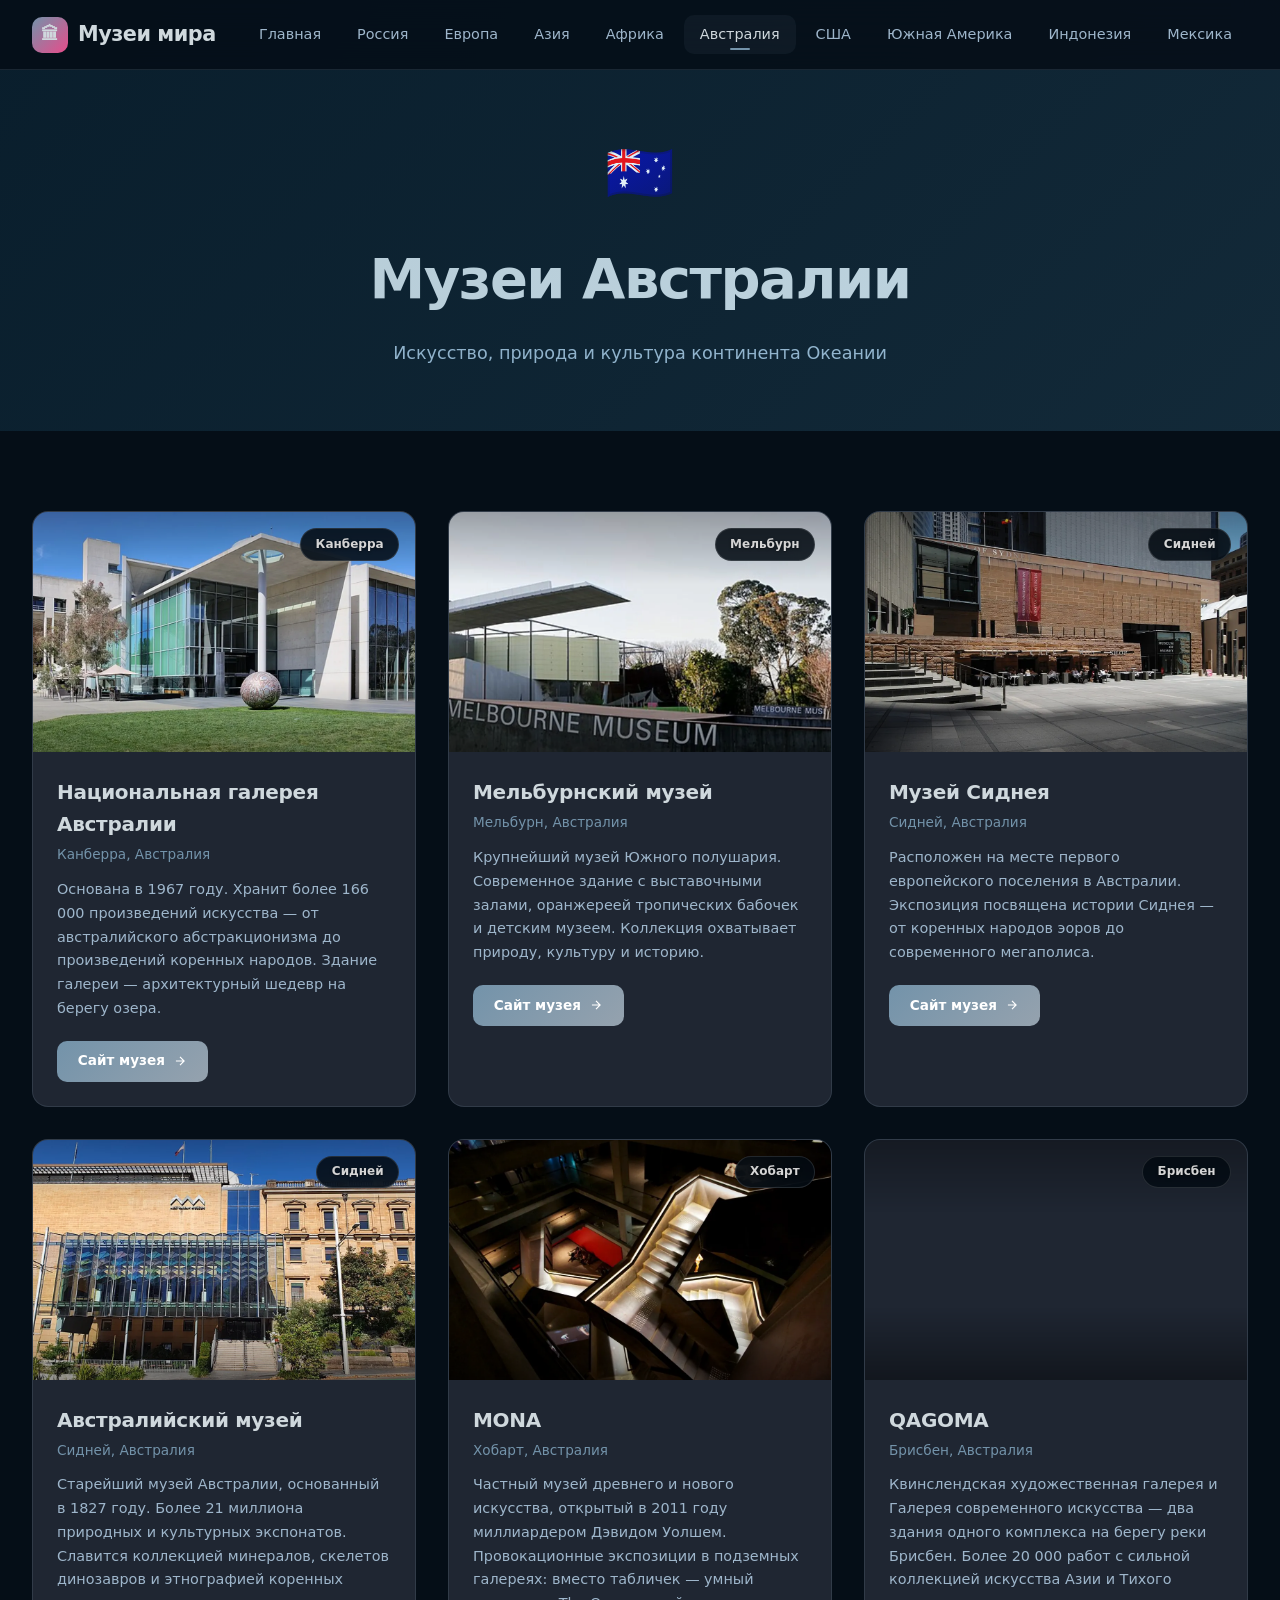
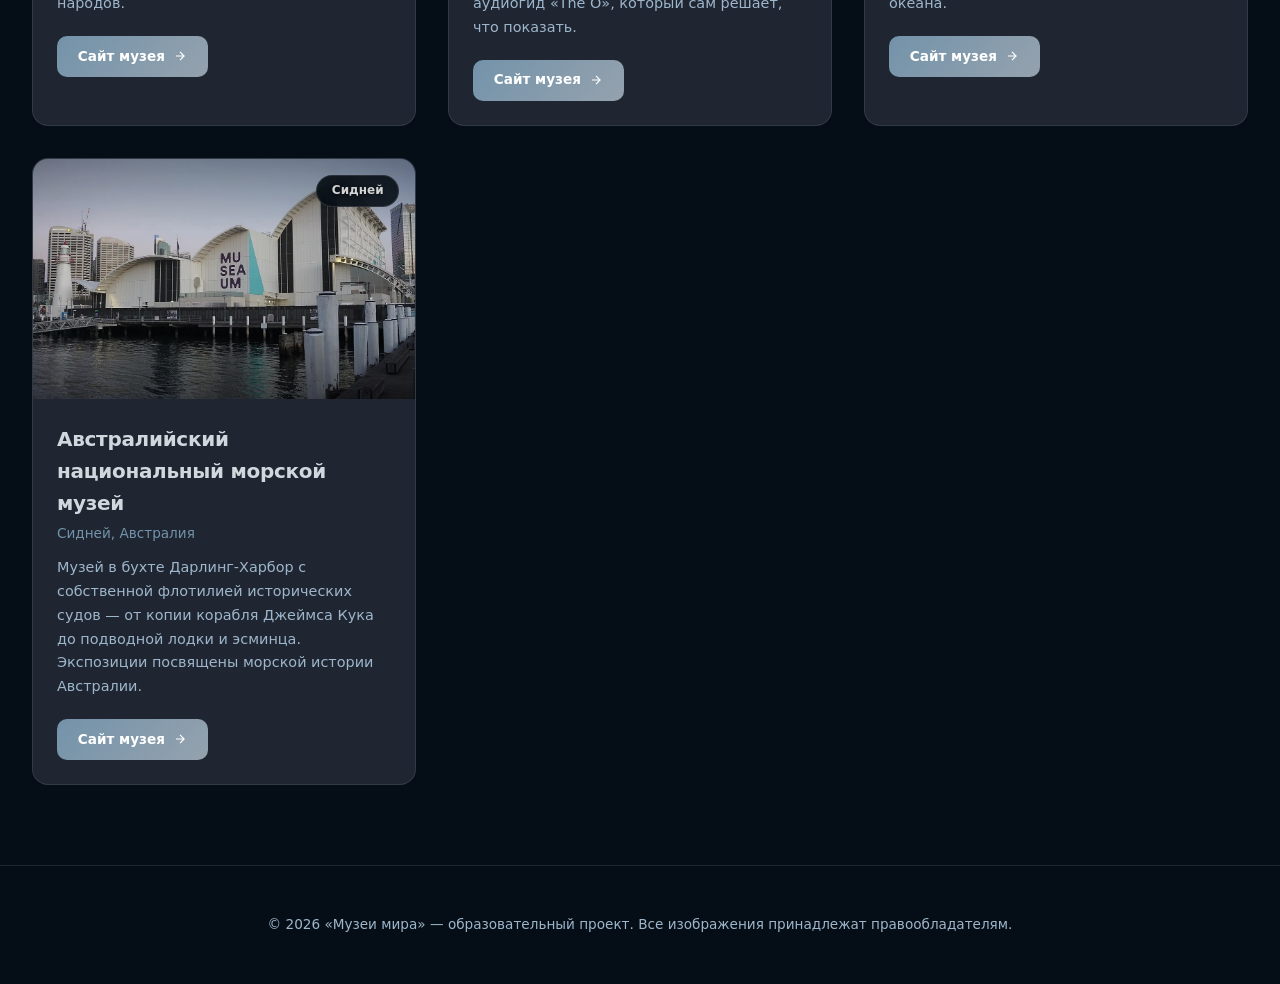
<file: australia.html>
<!DOCTYPE html>
<html lang="ru">
<head>
  <meta charset="UTF-8">
  <meta name="viewport" content="width=device-width, initial-scale=1.0">
  <title>Музеи Австралии — Музеи мира</title>
  <meta name="description" content="Искусство, природа и культура континента Океании">
  <meta name="robots" content="index, follow">
  <meta name="theme-color" content="#050e17">
  <link rel="icon" type="image/svg+xml" href="favicon.svg">
  <meta property="og:type" content="website">
  <meta property="og:title" content="Музеи Австралии — Музеи мира">
  <meta property="og:description" content="Искусство, природа и культура континента Океании">
  <meta property="og:image" content="images/hermitage.webp">
  <meta name="twitter:card" content="summary_large_image">
  <meta name="twitter:title" content="Музеи Австралии — Музеи мира">
  <meta name="twitter:description" content="Искусство, природа и культура континента Океании">
  <meta name="twitter:image" content="images/hermitage.webp">
  <link rel="stylesheet" href="css/style.css">
  <script>document.documentElement.classList.add("js");</script>
  <script type="application/ld+json">{"@context": "https://schema.org", "@type": "ItemList", "name": "Музеи Австралии", "numberOfItems": 7, "itemListElement": [{"@type": "ListItem", "position": 1, "item": {"@type": "Museum", "name": "Национальная галерея Австралии", "description": "Основана в 1967 году. Хранит более 166 000 произведений искусства — от австралийского абстракционизма до произведений коренных народов. Здание галереи — архитектурный шедевр на берегу озера.", "url": "https://nga.gov.au", "address": {"@type": "PostalAddress", "addressLocality": "Канберра", "addressCountry": "Австралия"}}}, {"@type": "ListItem", "position": 2, "item": {"@type": "Museum", "name": "Мельбурнский музей", "description": "Крупнейший музей Южного полушария. Современное здание с выставочными залами, оранжереей тропических бабочек и детским музеем. Коллекция охватывает природу, культуру и историю.", "url": "https://museumsvictoria.com.au/melbournemuseum/", "address": {"@type": "PostalAddress", "addressLocality": "Мельбурн", "addressCountry": "Австралия"}}}, {"@type": "ListItem", "position": 3, "item": {"@type": "Museum", "name": "Музей Сиднея", "description": "Расположен на месте первого европейского поселения в Австралии. Экспозиция посвящена истории Сиднея — от коренных народов эоров до современного мегаполиса.", "url": "https://www.maas.museum/museum-of-sydney", "address": {"@type": "PostalAddress", "addressLocality": "Сидней", "addressCountry": "Австралия"}}}, {"@type": "ListItem", "position": 4, "item": {"@type": "Museum", "name": "Австралийский музей", "description": "Старейший музей Австралии, основанный в 1827 году. Более 21 миллиона природных и культурных экспонатов. Славится коллекцией минералов, скелетов динозавров и этнографией коренных народов.", "url": "https://australian.museum", "address": {"@type": "PostalAddress", "addressLocality": "Сидней", "addressCountry": "Австралия"}}}, {"@type": "ListItem", "position": 5, "item": {"@type": "Museum", "name": "MONA", "description": "Частный музей древнего и нового искусства, открытый в 2011 году миллиардером Дэвидом Уолшем. Провокационные экспозиции в подземных галереях: вместо табличек — умный аудиогид «The O», который сам решает, что показать.", "url": "https://mona.net.au", "address": {"@type": "PostalAddress", "addressLocality": "Хобарт", "addressCountry": "Австралия"}}}, {"@type": "ListItem", "position": 6, "item": {"@type": "Museum", "name": "QAGOMA", "description": "Квинслендская художественная галерея и Галерея современного искусства — два здания одного комплекса на берегу реки Брисбен. Более 20 000 работ с сильной коллекцией искусства Азии и Тихого океана.", "url": "https://www.qagoma.qld.gov.au", "address": {"@type": "PostalAddress", "addressLocality": "Брисбен", "addressCountry": "Австралия"}}}, {"@type": "ListItem", "position": 7, "item": {"@type": "Museum", "name": "Австралийский национальный морской музей", "description": "Музей в бухте Дарлинг-Харбор с собственной флотилией исторических судов — от копии корабля Джеймса Кука до подводной лодки и эсминца. Экспозиции посвящены морской истории Австралии.", "url": "https://www.sea.museum", "address": {"@type": "PostalAddress", "addressLocality": "Сидней", "addressCountry": "Австралия"}}}]}</script>
</head>
<body>
<header class="header">
  <a href="index.html" class="logo">
    <span class="logo-icon" aria-hidden="true">🏛</span>
    Музеи мира
  </a>
  <nav class="nav" id="site-nav" aria-label="Основная навигация">
      <a href="index.html">Главная</a>
      <a href="russia.html">Россия</a>
      <a href="europe.html">Европа</a>
      <a href="asia.html">Азия</a>
      <a href="africa.html">Африка</a>
      <a href="australia.html" class="active">Австралия</a>
      <a href="usa.html">США</a>
      <a href="south-america.html">Южная Америка</a>
      <a href="indonesia.html">Индонезия</a>
      <a href="mexico.html">Мексика</a>
  </nav>
  <button class="burger" type="button" aria-label="Открыть меню" aria-expanded="false" aria-controls="site-nav">
    <span></span><span></span><span></span>
  </button>
</header>
<main class="site-main">

<section class="page-hero page-hero-australia">
  <div class="page-hero-flag" aria-hidden="true">🇦🇺</div>
  <h1>Музеи Австралии</h1>
  <p>Искусство, природа и культура континента Океании</p>
</section>

<section class="section">
  <h2 class="visually-hidden">Музеи Австралии</h2>
  <div class="museums-grid" id="museums-grid">

<article class="museum-card fade-in">
  <div class="museum-image">
    <img src="images/national-gallery-aus.webp" alt="Национальная галерея Австралии" width="1100" height="733" decoding="async">
    <span class="museum-overlay">Канберра</span>
  </div>
  <div class="museum-body">
    <h3>Национальная галерея Австралии</h3>
    <div class="museum-city">Канберра, Австралия</div>
    <p>Основана в 1967 году. Хранит более 166 000 произведений искусства — от австралийского абстракционизма до произведений коренных народов. Здание галереи — архитектурный шедевр на берегу озера.</p>
    <a href="https://nga.gov.au" class="museum-link" target="_blank" rel="noopener">
      Сайт музея
      <svg viewBox="0 0 24 24" fill="none" stroke="currentColor" stroke-width="2" aria-hidden="true"><path d="M5 12h14M12 5l7 7-7 7"/></svg>
    </a>
  </div>
</article>
<article class="museum-card fade-in">
  <div class="museum-image">
    <img src="images/melbourne-museum.webp" alt="Мельбурнский музей" width="1100" height="733" decoding="async">
    <span class="museum-overlay">Мельбурн</span>
  </div>
  <div class="museum-body">
    <h3>Мельбурнский музей</h3>
    <div class="museum-city">Мельбурн, Австралия</div>
    <p>Крупнейший музей Южного полушария. Современное здание с выставочными залами, оранжереей тропических бабочек и детским музеем. Коллекция охватывает природу, культуру и историю.</p>
    <a href="https://museumsvictoria.com.au/melbournemuseum/" class="museum-link" target="_blank" rel="noopener">
      Сайт музея
      <svg viewBox="0 0 24 24" fill="none" stroke="currentColor" stroke-width="2" aria-hidden="true"><path d="M5 12h14M12 5l7 7-7 7"/></svg>
    </a>
  </div>
</article>
<article class="museum-card fade-in">
  <div class="museum-image">
    <img src="images/musem-nsw.webp" alt="Музей Сиднея" width="1100" height="733" decoding="async" loading="lazy">
    <span class="museum-overlay">Сидней</span>
  </div>
  <div class="museum-body">
    <h3>Музей Сиднея</h3>
    <div class="museum-city">Сидней, Австралия</div>
    <p>Расположен на месте первого европейского поселения в Австралии. Экспозиция посвящена истории Сиднея — от коренных народов эоров до современного мегаполиса.</p>
    <a href="https://www.maas.museum/museum-of-sydney" class="museum-link" target="_blank" rel="noopener">
      Сайт музея
      <svg viewBox="0 0 24 24" fill="none" stroke="currentColor" stroke-width="2" aria-hidden="true"><path d="M5 12h14M12 5l7 7-7 7"/></svg>
    </a>
  </div>
</article>
<article class="museum-card fade-in">
  <div class="museum-image">
    <img src="images/australian-museum.webp" alt="Австралийский музей" width="1100" height="733" decoding="async" loading="lazy">
    <span class="museum-overlay">Сидней</span>
  </div>
  <div class="museum-body">
    <h3>Австралийский музей</h3>
    <div class="museum-city">Сидней, Австралия</div>
    <p>Старейший музей Австралии, основанный в 1827 году. Более 21 миллиона природных и культурных экспонатов. Славится коллекцией минералов, скелетов динозавров и этнографией коренных народов.</p>
    <a href="https://australian.museum" class="museum-link" target="_blank" rel="noopener">
      Сайт музея
      <svg viewBox="0 0 24 24" fill="none" stroke="currentColor" stroke-width="2" aria-hidden="true"><path d="M5 12h14M12 5l7 7-7 7"/></svg>
    </a>
  </div>
</article>
<article class="museum-card fade-in">
  <div class="museum-image">
    <img src="images/mona.webp" alt="MONA" width="1100" height="733" decoding="async" loading="lazy">
    <span class="museum-overlay">Хобарт</span>
  </div>
  <div class="museum-body">
    <h3>MONA</h3>
    <div class="museum-city">Хобарт, Австралия</div>
    <p>Частный музей древнего и нового искусства, открытый в 2011 году миллиардером Дэвидом Уолшем. Провокационные экспозиции в подземных галереях: вместо табличек — умный аудиогид «The O», который сам решает, что показать.</p>
    <a href="https://mona.net.au" class="museum-link" target="_blank" rel="noopener">
      Сайт музея
      <svg viewBox="0 0 24 24" fill="none" stroke="currentColor" stroke-width="2" aria-hidden="true"><path d="M5 12h14M12 5l7 7-7 7"/></svg>
    </a>
  </div>
</article>
<article class="museum-card fade-in">
  <div class="museum-image">
    <img src="images/qagoma.webp" alt="QAGOMA" width="1100" height="733" decoding="async" loading="lazy">
    <span class="museum-overlay">Брисбен</span>
  </div>
  <div class="museum-body">
    <h3>QAGOMA</h3>
    <div class="museum-city">Брисбен, Австралия</div>
    <p>Квинслендская художественная галерея и Галерея современного искусства — два здания одного комплекса на берегу реки Брисбен. Более 20 000 работ с сильной коллекцией искусства Азии и Тихого океана.</p>
    <a href="https://www.qagoma.qld.gov.au" class="museum-link" target="_blank" rel="noopener">
      Сайт музея
      <svg viewBox="0 0 24 24" fill="none" stroke="currentColor" stroke-width="2" aria-hidden="true"><path d="M5 12h14M12 5l7 7-7 7"/></svg>
    </a>
  </div>
</article>
<article class="museum-card fade-in">
  <div class="museum-image">
    <img src="images/maritime-sydney.webp" alt="Австралийский национальный морской музей" width="1100" height="733" decoding="async" loading="lazy">
    <span class="museum-overlay">Сидней</span>
  </div>
  <div class="museum-body">
    <h3>Австралийский национальный морской музей</h3>
    <div class="museum-city">Сидней, Австралия</div>
    <p>Музей в бухте Дарлинг-Харбор с собственной флотилией исторических судов — от копии корабля Джеймса Кука до подводной лодки и эсминца. Экспозиции посвящены морской истории Австралии.</p>
    <a href="https://www.sea.museum" class="museum-link" target="_blank" rel="noopener">
      Сайт музея
      <svg viewBox="0 0 24 24" fill="none" stroke="currentColor" stroke-width="2" aria-hidden="true"><path d="M5 12h14M12 5l7 7-7 7"/></svg>
    </a>
  </div>
</article>
  </div>
</section>

</main>
<footer class="footer">
  <p>© 2026 «Музеи мира» — образовательный проект. Все изображения принадлежат правообладателям.</p>
</footer>

<button class="back-to-top" aria-label="Наверх">↑</button>

<script src="js/main.js"></script>
</body>
</html>
</file>
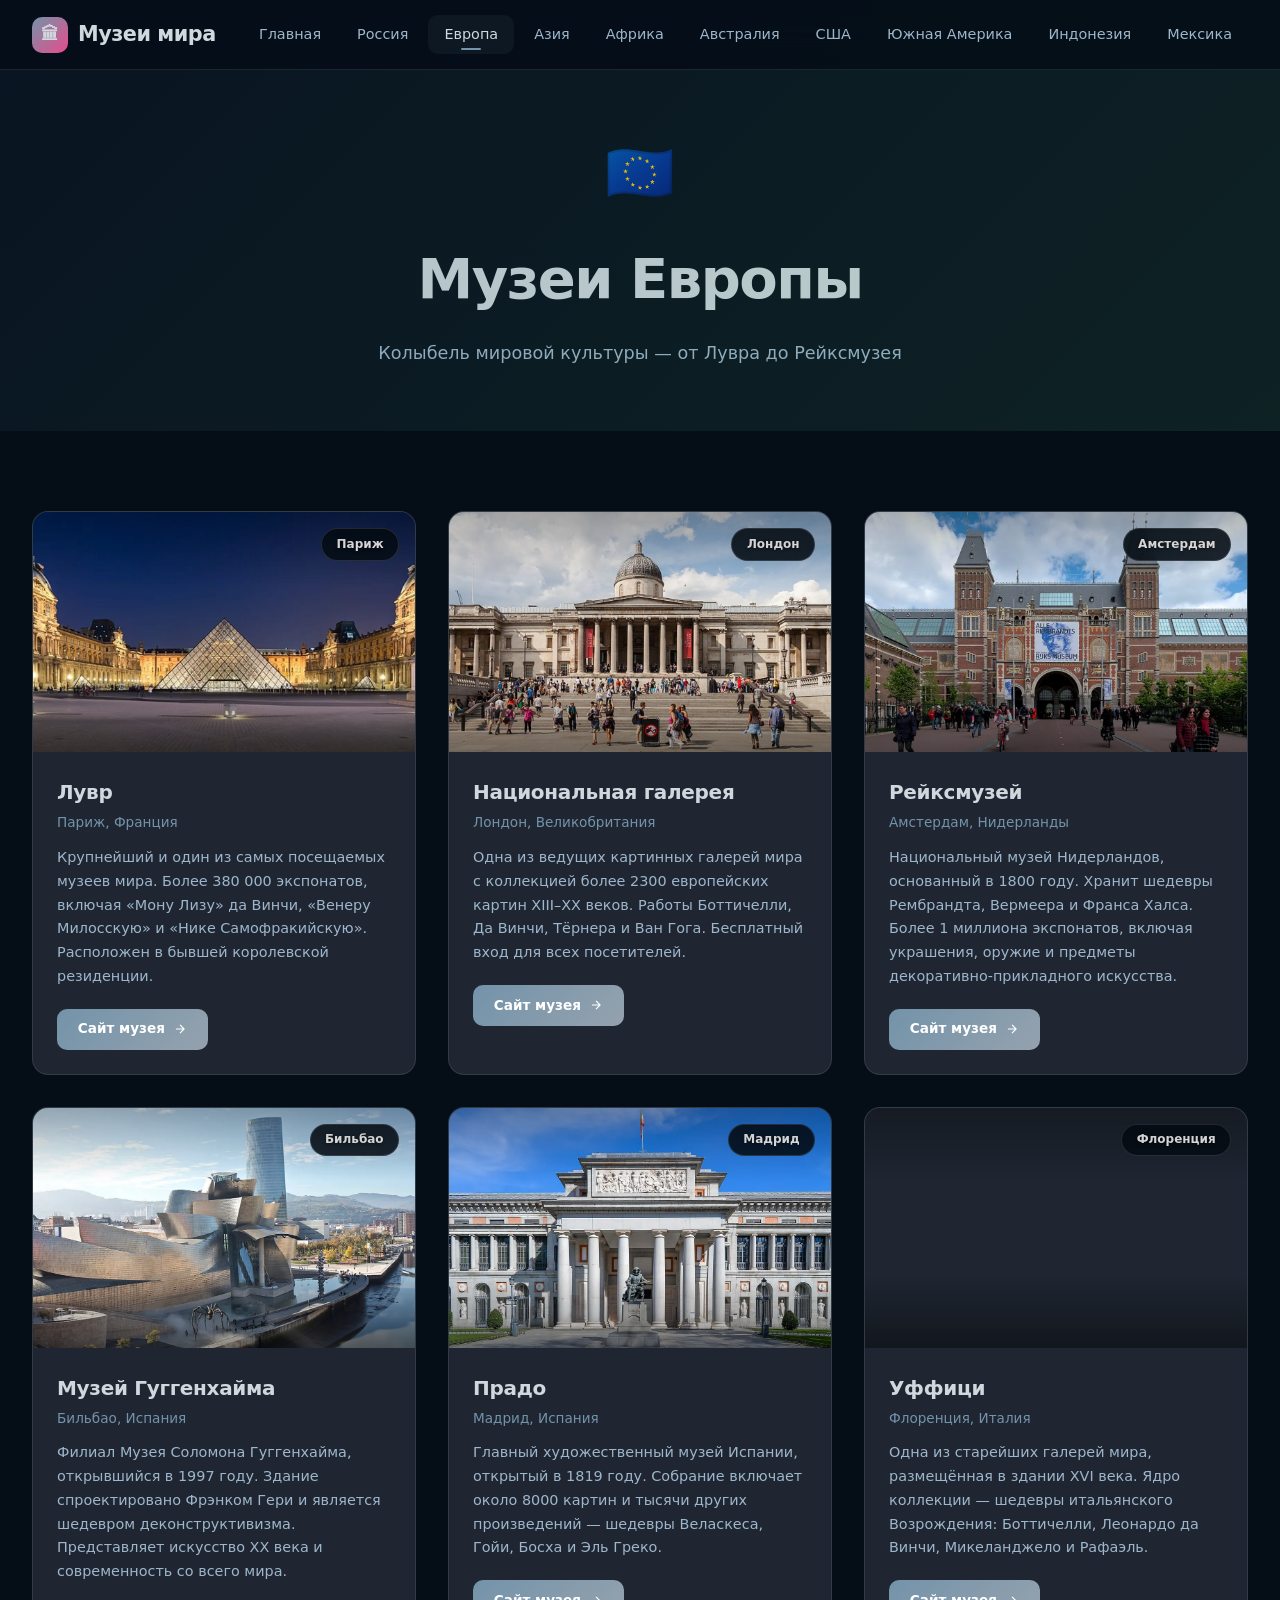
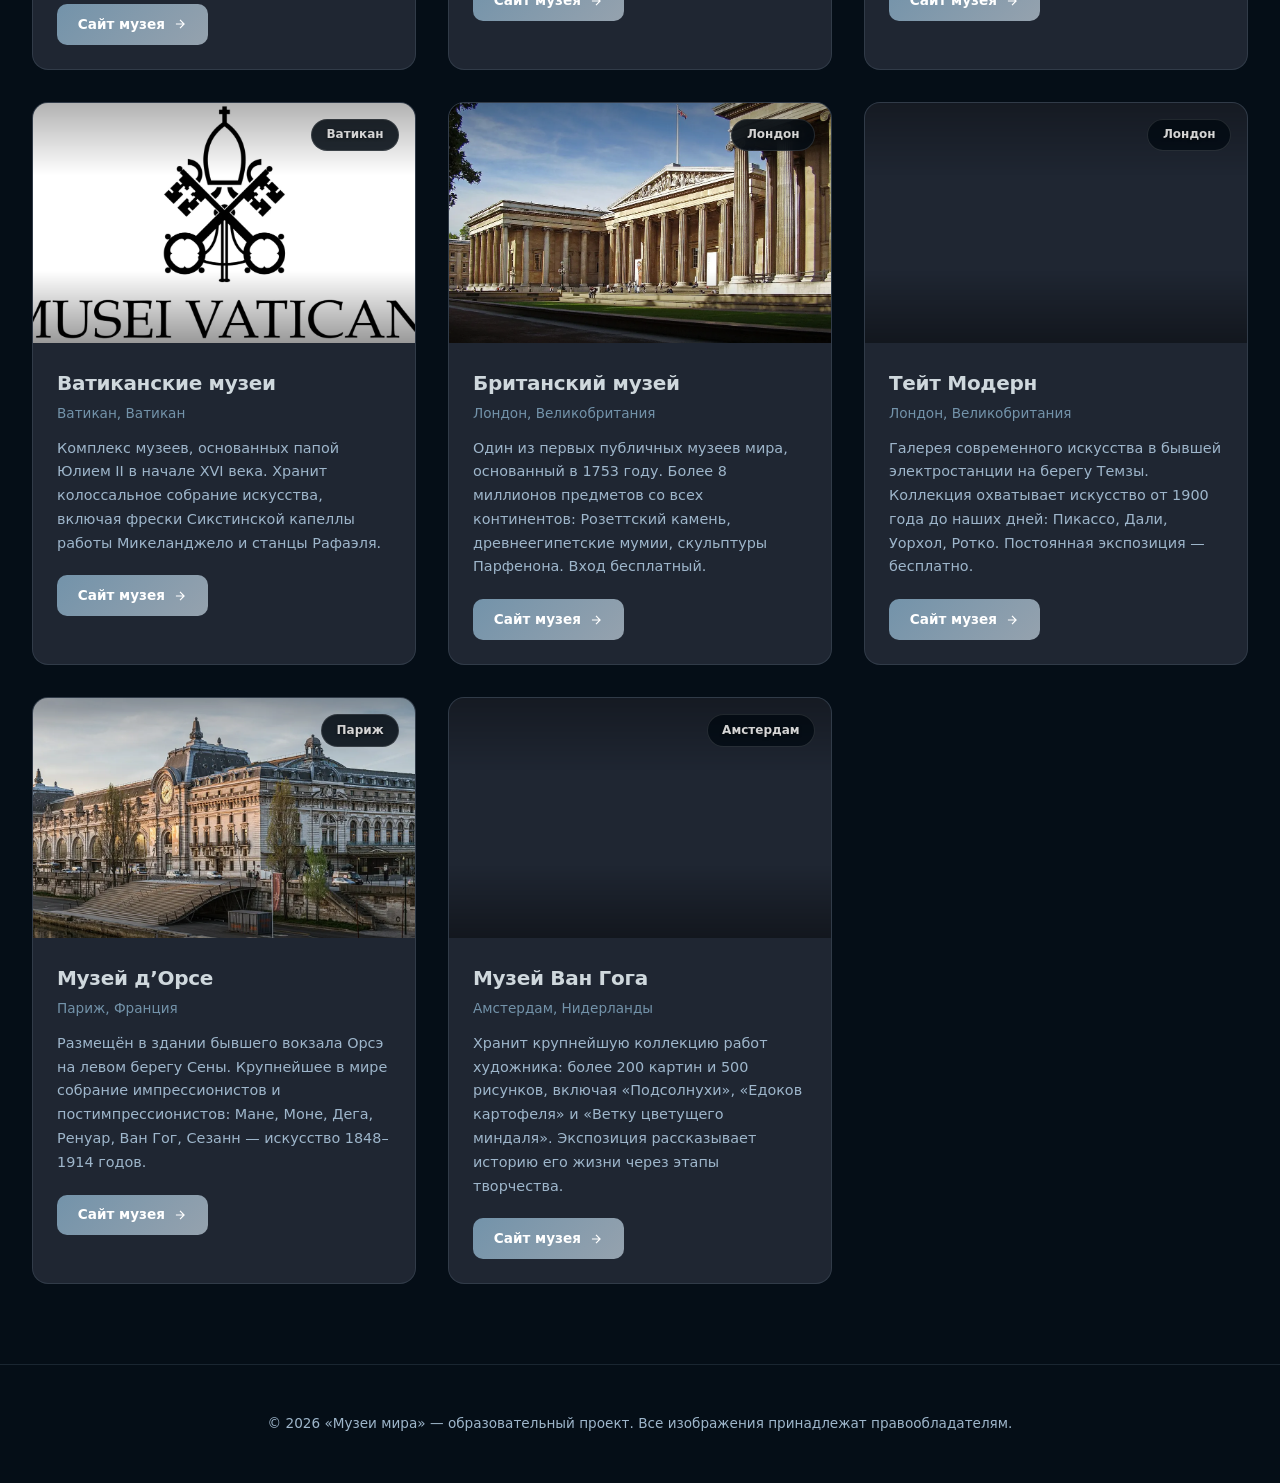
<file: europe.html>
<!DOCTYPE html>
<html lang="ru">
<head>
  <meta charset="UTF-8">
  <meta name="viewport" content="width=device-width, initial-scale=1.0">
  <title>Музеи Европы — Музеи мира</title>
  <meta name="description" content="Колыбель мировой культуры — от Лувра до Рейксмузея">
  <meta name="robots" content="index, follow">
  <meta name="theme-color" content="#050e17">
  <link rel="icon" type="image/svg+xml" href="favicon.svg">
  <meta property="og:type" content="website">
  <meta property="og:title" content="Музеи Европы — Музеи мира">
  <meta property="og:description" content="Колыбель мировой культуры — от Лувра до Рейксмузея">
  <meta property="og:image" content="images/hermitage.webp">
  <meta name="twitter:card" content="summary_large_image">
  <meta name="twitter:title" content="Музеи Европы — Музеи мира">
  <meta name="twitter:description" content="Колыбель мировой культуры — от Лувра до Рейксмузея">
  <meta name="twitter:image" content="images/hermitage.webp">
  <link rel="stylesheet" href="css/style.css">
  <script>document.documentElement.classList.add("js");</script>
  <script type="application/ld+json">{"@context": "https://schema.org", "@type": "ItemList", "name": "Музеи Европы", "numberOfItems": 11, "itemListElement": [{"@type": "ListItem", "position": 1, "item": {"@type": "Museum", "name": "Лувр", "description": "Крупнейший и один из самых посещаемых музеев мира. Более 380 000 экспонатов, включая «Мону Лизу» да Винчи, «Венеру Милосскую» и «Нике Самофракийскую». Расположен в бывшей королевской резиденции.", "url": "https://www.louvre.fr", "address": {"@type": "PostalAddress", "addressLocality": "Париж", "addressCountry": "Франция"}}}, {"@type": "ListItem", "position": 2, "item": {"@type": "Museum", "name": "Национальная галерея", "description": "Одна из ведущих картинных галерей мира с коллекцией более 2300 европейских картин XIII–XX веков. Работы Боттичелли, Да Винчи, Тёрнера и Ван Гога. Бесплатный вход для всех посетителей.", "url": "https://www.nationalgallery.org.uk", "address": {"@type": "PostalAddress", "addressLocality": "Лондон", "addressCountry": "Великобритания"}}}, {"@type": "ListItem", "position": 3, "item": {"@type": "Museum", "name": "Рейксмузей", "description": "Национальный музей Нидерландов, основанный в 1800 году. Хранит шедевры Рембрандта, Вермеера и Франса Халса. Более 1 миллиона экспонатов, включая украшения, оружие и предметы декоративно-прикладного искусства.", "url": "https://www.rijksmuseum.nl", "address": {"@type": "PostalAddress", "addressLocality": "Амстердам", "addressCountry": "Нидерланды"}}}, {"@type": "ListItem", "position": 4, "item": {"@type": "Museum", "name": "Музей Гуггенхайма", "description": "Филиал Музея Соломона Гуггенхайма, открывшийся в 1997 году. Здание спроектировано Фрэнком Гери и является шедевром деконструктивизма. Представляет искусство XX века и современность со всего мира.", "url": "https://www.guggenheim-bilbao.eus", "address": {"@type": "PostalAddress", "addressLocality": "Бильбао", "addressCountry": "Испания"}}}, {"@type": "ListItem", "position": 5, "item": {"@type": "Museum", "name": "Прадо", "description": "Главный художественный музей Испании, открытый в 1819 году. Собрание включает около 8000 картин и тысячи других произведений — шедевры Веласкеса, Гойи, Босха и Эль Греко.", "url": "https://www.museodelprado.es", "address": {"@type": "PostalAddress", "addressLocality": "Мадрид", "addressCountry": "Испания"}}}, {"@type": "ListItem", "position": 6, "item": {"@type": "Museum", "name": "Уффици", "description": "Одна из старейших галерей мира, размещённая в здании XVI века. Ядро коллекции — шедевры итальянского Возрождения: Боттичелли, Леонардо да Винчи, Микеланджело и Рафаэль.", "url": "https://www.uffizi.it", "address": {"@type": "PostalAddress", "addressLocality": "Флоренция", "addressCountry": "Италия"}}}, {"@type": "ListItem", "position": 7, "item": {"@type": "Museum", "name": "Ватиканские музеи", "description": "Комплекс музеев, основанных папой Юлием II в начале XVI века. Хранит колоссальное собрание искусства, включая фрески Сикстинской капеллы работы Микеланджело и станцы Рафаэля.", "url": "https://www.museivaticani.va", "address": {"@type": "PostalAddress", "addressLocality": "Ватикан", "addressCountry": "Ватикан"}}}, {"@type": "ListItem", "position": 8, "item": {"@type": "Museum", "name": "Британский музей", "description": "Один из первых публичных музеев мира, основанный в 1753 году. Более 8 миллионов предметов со всех континентов: Розеттский камень, древнеегипетские мумии, скульптуры Парфенона. Вход бесплатный.", "url": "https://www.britishmuseum.org", "address": {"@type": "PostalAddress", "addressLocality": "Лондон", "addressCountry": "Великобритания"}}}, {"@type": "ListItem", "position": 9, "item": {"@type": "Museum", "name": "Тейт Модерн", "description": "Галерея современного искусства в бывшей электростанции на берегу Темзы. Коллекция охватывает искусство от 1900 года до наших дней: Пикассо, Дали, Уорхол, Ротко. Постоянная экспозиция — бесплатно.", "url": "https://www.tate.org.uk/visit/tate-modern", "address": {"@type": "PostalAddress", "addressLocality": "Лондон", "addressCountry": "Великобритания"}}}, {"@type": "ListItem", "position": 10, "item": {"@type": "Museum", "name": "Музей д’Орсе", "description": "Размещён в здании бывшего вокзала Орсэ на левом берегу Сены. Крупнейшее в мире собрание импрессионистов и постимпрессионистов: Мане, Моне, Дега, Ренуар, Ван Гог, Сезанн — искусство 1848–1914 годов.", "url": "https://www.musee-orsay.fr", "address": {"@type": "PostalAddress", "addressLocality": "Париж", "addressCountry": "Франция"}}}, {"@type": "ListItem", "position": 11, "item": {"@type": "Museum", "name": "Музей Ван Гога", "description": "Хранит крупнейшую коллекцию работ художника: более 200 картин и 500 рисунков, включая «Подсолнухи», «Едоков картофеля» и «Ветку цветущего миндаля». Экспозиция рассказывает историю его жизни через этапы творчества.", "url": "https://www.vangoghmuseum.nl", "address": {"@type": "PostalAddress", "addressLocality": "Амстердам", "addressCountry": "Нидерланды"}}}]}</script>
</head>
<body>
<header class="header">
  <a href="index.html" class="logo">
    <span class="logo-icon" aria-hidden="true">🏛</span>
    Музеи мира
  </a>
  <nav class="nav" id="site-nav" aria-label="Основная навигация">
      <a href="index.html">Главная</a>
      <a href="russia.html">Россия</a>
      <a href="europe.html" class="active">Европа</a>
      <a href="asia.html">Азия</a>
      <a href="africa.html">Африка</a>
      <a href="australia.html">Австралия</a>
      <a href="usa.html">США</a>
      <a href="south-america.html">Южная Америка</a>
      <a href="indonesia.html">Индонезия</a>
      <a href="mexico.html">Мексика</a>
  </nav>
  <button class="burger" type="button" aria-label="Открыть меню" aria-expanded="false" aria-controls="site-nav">
    <span></span><span></span><span></span>
  </button>
</header>
<main class="site-main">

<section class="page-hero page-hero-europe">
  <div class="page-hero-flag" aria-hidden="true">🇪🇺</div>
  <h1>Музеи Европы</h1>
  <p>Колыбель мировой культуры — от Лувра до Рейксмузея</p>
</section>

<section class="section">
  <h2 class="visually-hidden">Музеи Европы</h2>
  <div class="museums-grid" id="museums-grid">

<article class="museum-card fade-in">
  <div class="museum-image">
    <img src="images/louvre.webp" alt="Лувр" width="1100" height="733" decoding="async">
    <span class="museum-overlay">Париж</span>
  </div>
  <div class="museum-body">
    <h3>Лувр</h3>
    <div class="museum-city">Париж, Франция</div>
    <p>Крупнейший и один из самых посещаемых музеев мира. Более 380 000 экспонатов, включая «Мону Лизу» да Винчи, «Венеру Милосскую» и «Нике Самофракийскую». Расположен в бывшей королевской резиденции.</p>
    <a href="https://www.louvre.fr" class="museum-link" target="_blank" rel="noopener">
      Сайт музея
      <svg viewBox="0 0 24 24" fill="none" stroke="currentColor" stroke-width="2" aria-hidden="true"><path d="M5 12h14M12 5l7 7-7 7"/></svg>
    </a>
  </div>
</article>
<article class="museum-card fade-in">
  <div class="museum-image">
    <img src="images/national-gallery.webp" alt="Национальная галерея" width="1100" height="733" decoding="async">
    <span class="museum-overlay">Лондон</span>
  </div>
  <div class="museum-body">
    <h3>Национальная галерея</h3>
    <div class="museum-city">Лондон, Великобритания</div>
    <p>Одна из ведущих картинных галерей мира с коллекцией более 2300 европейских картин XIII–XX веков. Работы Боттичелли, Да Винчи, Тёрнера и Ван Гога. Бесплатный вход для всех посетителей.</p>
    <a href="https://www.nationalgallery.org.uk" class="museum-link" target="_blank" rel="noopener">
      Сайт музея
      <svg viewBox="0 0 24 24" fill="none" stroke="currentColor" stroke-width="2" aria-hidden="true"><path d="M5 12h14M12 5l7 7-7 7"/></svg>
    </a>
  </div>
</article>
<article class="museum-card fade-in">
  <div class="museum-image">
    <img src="images/rijksmuseum.webp" alt="Рейксмузей" width="1100" height="733" decoding="async" loading="lazy">
    <span class="museum-overlay">Амстердам</span>
  </div>
  <div class="museum-body">
    <h3>Рейксмузей</h3>
    <div class="museum-city">Амстердам, Нидерланды</div>
    <p>Национальный музей Нидерландов, основанный в 1800 году. Хранит шедевры Рембрандта, Вермеера и Франса Халса. Более 1 миллиона экспонатов, включая украшения, оружие и предметы декоративно-прикладного искусства.</p>
    <a href="https://www.rijksmuseum.nl" class="museum-link" target="_blank" rel="noopener">
      Сайт музея
      <svg viewBox="0 0 24 24" fill="none" stroke="currentColor" stroke-width="2" aria-hidden="true"><path d="M5 12h14M12 5l7 7-7 7"/></svg>
    </a>
  </div>
</article>
<article class="museum-card fade-in">
  <div class="museum-image">
    <img src="images/guggenheim-bilbao.webp" alt="Музей Гуггенхайма" width="1100" height="733" decoding="async" loading="lazy">
    <span class="museum-overlay">Бильбао</span>
  </div>
  <div class="museum-body">
    <h3>Музей Гуггенхайма</h3>
    <div class="museum-city">Бильбао, Испания</div>
    <p>Филиал Музея Соломона Гуггенхайма, открывшийся в 1997 году. Здание спроектировано Фрэнком Гери и является шедевром деконструктивизма. Представляет искусство XX века и современность со всего мира.</p>
    <a href="https://www.guggenheim-bilbao.eus" class="museum-link" target="_blank" rel="noopener">
      Сайт музея
      <svg viewBox="0 0 24 24" fill="none" stroke="currentColor" stroke-width="2" aria-hidden="true"><path d="M5 12h14M12 5l7 7-7 7"/></svg>
    </a>
  </div>
</article>
<article class="museum-card fade-in">
  <div class="museum-image">
    <img src="images/prado.webp" alt="Прадо" width="1100" height="733" decoding="async" loading="lazy">
    <span class="museum-overlay">Мадрид</span>
  </div>
  <div class="museum-body">
    <h3>Прадо</h3>
    <div class="museum-city">Мадрид, Испания</div>
    <p>Главный художественный музей Испании, открытый в 1819 году. Собрание включает около 8000 картин и тысячи других произведений — шедевры Веласкеса, Гойи, Босха и Эль Греко.</p>
    <a href="https://www.museodelprado.es" class="museum-link" target="_blank" rel="noopener">
      Сайт музея
      <svg viewBox="0 0 24 24" fill="none" stroke="currentColor" stroke-width="2" aria-hidden="true"><path d="M5 12h14M12 5l7 7-7 7"/></svg>
    </a>
  </div>
</article>
<article class="museum-card fade-in">
  <div class="museum-image">
    <img src="images/uffizi.webp" alt="Уффици" width="1100" height="733" decoding="async" loading="lazy">
    <span class="museum-overlay">Флоренция</span>
  </div>
  <div class="museum-body">
    <h3>Уффици</h3>
    <div class="museum-city">Флоренция, Италия</div>
    <p>Одна из старейших галерей мира, размещённая в здании XVI века. Ядро коллекции — шедевры итальянского Возрождения: Боттичелли, Леонардо да Винчи, Микеланджело и Рафаэль.</p>
    <a href="https://www.uffizi.it" class="museum-link" target="_blank" rel="noopener">
      Сайт музея
      <svg viewBox="0 0 24 24" fill="none" stroke="currentColor" stroke-width="2" aria-hidden="true"><path d="M5 12h14M12 5l7 7-7 7"/></svg>
    </a>
  </div>
</article>
<article class="museum-card fade-in">
  <div class="museum-image">
    <img src="images/vatican.webp" alt="Ватиканские музеи" width="1100" height="733" decoding="async" loading="lazy">
    <span class="museum-overlay">Ватикан</span>
  </div>
  <div class="museum-body">
    <h3>Ватиканские музеи</h3>
    <div class="museum-city">Ватикан, Ватикан</div>
    <p>Комплекс музеев, основанных папой Юлием II в начале XVI века. Хранит колоссальное собрание искусства, включая фрески Сикстинской капеллы работы Микеланджело и станцы Рафаэля.</p>
    <a href="https://www.museivaticani.va" class="museum-link" target="_blank" rel="noopener">
      Сайт музея
      <svg viewBox="0 0 24 24" fill="none" stroke="currentColor" stroke-width="2" aria-hidden="true"><path d="M5 12h14M12 5l7 7-7 7"/></svg>
    </a>
  </div>
</article>
<article class="museum-card fade-in">
  <div class="museum-image">
    <img src="images/british-museum.webp" alt="Британский музей" width="1100" height="733" decoding="async" loading="lazy">
    <span class="museum-overlay">Лондон</span>
  </div>
  <div class="museum-body">
    <h3>Британский музей</h3>
    <div class="museum-city">Лондон, Великобритания</div>
    <p>Один из первых публичных музеев мира, основанный в 1753 году. Более 8 миллионов предметов со всех континентов: Розеттский камень, древнеегипетские мумии, скульптуры Парфенона. Вход бесплатный.</p>
    <a href="https://www.britishmuseum.org" class="museum-link" target="_blank" rel="noopener">
      Сайт музея
      <svg viewBox="0 0 24 24" fill="none" stroke="currentColor" stroke-width="2" aria-hidden="true"><path d="M5 12h14M12 5l7 7-7 7"/></svg>
    </a>
  </div>
</article>
<article class="museum-card fade-in">
  <div class="museum-image">
    <img src="images/tate-modern.webp" alt="Тейт Модерн" width="1100" height="733" decoding="async" loading="lazy">
    <span class="museum-overlay">Лондон</span>
  </div>
  <div class="museum-body">
    <h3>Тейт Модерн</h3>
    <div class="museum-city">Лондон, Великобритания</div>
    <p>Галерея современного искусства в бывшей электростанции на берегу Темзы. Коллекция охватывает искусство от 1900 года до наших дней: Пикассо, Дали, Уорхол, Ротко. Постоянная экспозиция — бесплатно.</p>
    <a href="https://www.tate.org.uk/visit/tate-modern" class="museum-link" target="_blank" rel="noopener">
      Сайт музея
      <svg viewBox="0 0 24 24" fill="none" stroke="currentColor" stroke-width="2" aria-hidden="true"><path d="M5 12h14M12 5l7 7-7 7"/></svg>
    </a>
  </div>
</article>
<article class="museum-card fade-in">
  <div class="museum-image">
    <img src="images/orsay.webp" alt="Музей д’Орсе" width="1100" height="733" decoding="async" loading="lazy">
    <span class="museum-overlay">Париж</span>
  </div>
  <div class="museum-body">
    <h3>Музей д’Орсе</h3>
    <div class="museum-city">Париж, Франция</div>
    <p>Размещён в здании бывшего вокзала Орсэ на левом берегу Сены. Крупнейшее в мире собрание импрессионистов и постимпрессионистов: Мане, Моне, Дега, Ренуар, Ван Гог, Сезанн — искусство 1848–1914 годов.</p>
    <a href="https://www.musee-orsay.fr" class="museum-link" target="_blank" rel="noopener">
      Сайт музея
      <svg viewBox="0 0 24 24" fill="none" stroke="currentColor" stroke-width="2" aria-hidden="true"><path d="M5 12h14M12 5l7 7-7 7"/></svg>
    </a>
  </div>
</article>
<article class="museum-card fade-in">
  <div class="museum-image">
    <img src="images/van-gogh-museum.webp" alt="Музей Ван Гога" width="1100" height="733" decoding="async" loading="lazy">
    <span class="museum-overlay">Амстердам</span>
  </div>
  <div class="museum-body">
    <h3>Музей Ван Гога</h3>
    <div class="museum-city">Амстердам, Нидерланды</div>
    <p>Хранит крупнейшую коллекцию работ художника: более 200 картин и 500 рисунков, включая «Подсолнухи», «Едоков картофеля» и «Ветку цветущего миндаля». Экспозиция рассказывает историю его жизни через этапы творчества.</p>
    <a href="https://www.vangoghmuseum.nl" class="museum-link" target="_blank" rel="noopener">
      Сайт музея
      <svg viewBox="0 0 24 24" fill="none" stroke="currentColor" stroke-width="2" aria-hidden="true"><path d="M5 12h14M12 5l7 7-7 7"/></svg>
    </a>
  </div>
</article>
  </div>
</section>

</main>
<footer class="footer">
  <p>© 2026 «Музеи мира» — образовательный проект. Все изображения принадлежат правообладателям.</p>
</footer>

<button class="back-to-top" aria-label="Наверх">↑</button>

<script src="js/main.js"></script>
</body>
</html>
</file>
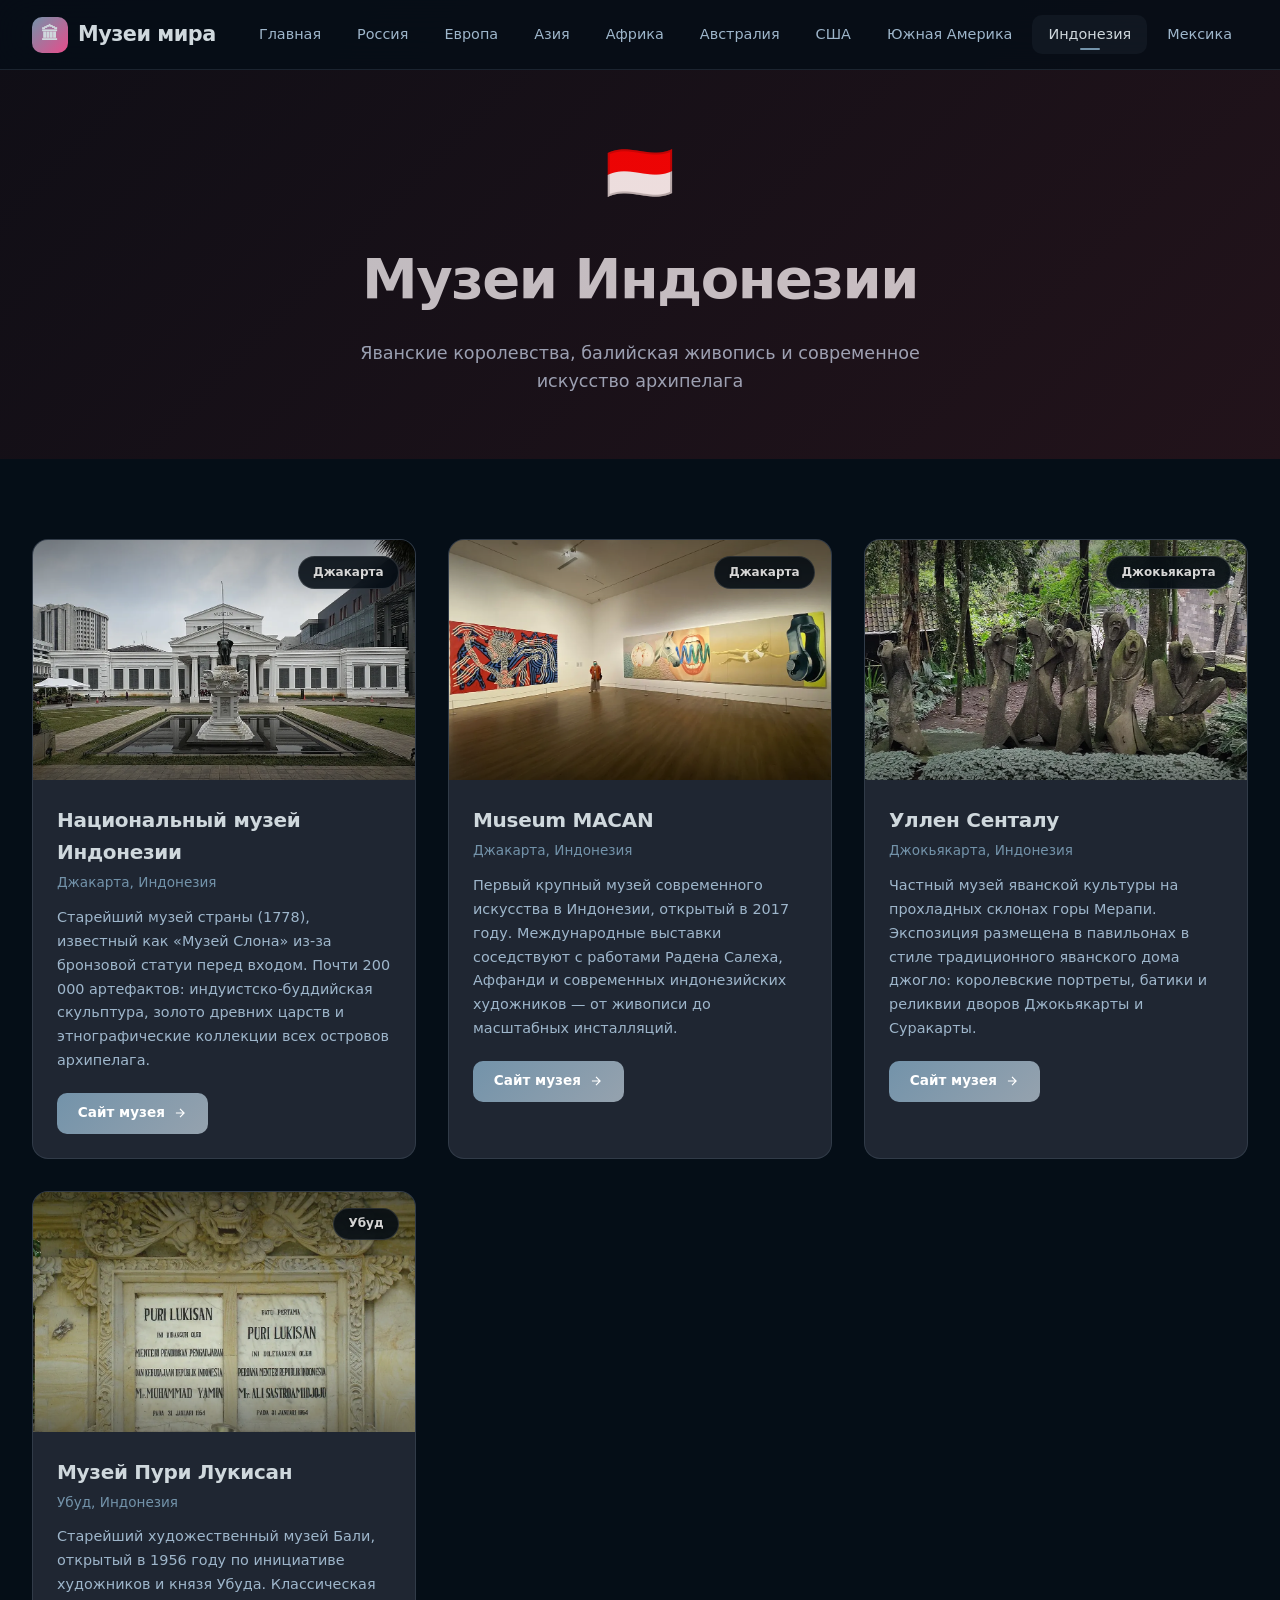
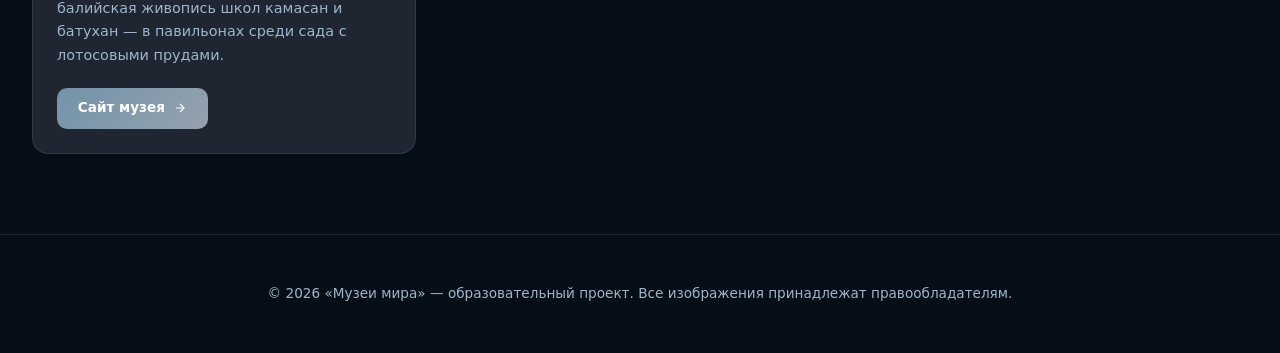
<file: indonesia.html>
<!DOCTYPE html>
<html lang="ru">
<head>
  <meta charset="UTF-8">
  <meta name="viewport" content="width=device-width, initial-scale=1.0">
  <title>Музеи Индонезии — Музеи мира</title>
  <meta name="description" content="Яванские королевства, балийская живопись и современное искусство архипелага">
  <meta name="robots" content="index, follow">
  <meta name="theme-color" content="#050e17">
  <link rel="icon" type="image/svg+xml" href="favicon.svg">
  <meta property="og:type" content="website">
  <meta property="og:title" content="Музеи Индонезии — Музеи мира">
  <meta property="og:description" content="Яванские королевства, балийская живопись и современное искусство архипелага">
  <meta property="og:image" content="images/hermitage.webp">
  <meta name="twitter:card" content="summary_large_image">
  <meta name="twitter:title" content="Музеи Индонезии — Музеи мира">
  <meta name="twitter:description" content="Яванские королевства, балийская живопись и современное искусство архипелага">
  <meta name="twitter:image" content="images/hermitage.webp">
  <link rel="stylesheet" href="css/style.css">
  <script>document.documentElement.classList.add("js");</script>
  <script type="application/ld+json">{"@context": "https://schema.org", "@type": "ItemList", "name": "Музеи Индонезии", "numberOfItems": 4, "itemListElement": [{"@type": "ListItem", "position": 1, "item": {"@type": "Museum", "name": "Национальный музей Индонезии", "description": "Старейший музей страны (1778), известный как «Музей Слона» из-за бронзовой статуи перед входом. Почти 200 000 артефактов: индуистско-буддийская скульптура, золото древних царств и этнографические коллекции всех островов архипелага.", "url": "https://www.museumnasional.or.id", "address": {"@type": "PostalAddress", "addressLocality": "Джакарта", "addressCountry": "Индонезия"}}}, {"@type": "ListItem", "position": 2, "item": {"@type": "Museum", "name": "Museum MACAN", "description": "Первый крупный музей современного искусства в Индонезии, открытый в 2017 году. Международные выставки соседствуют с работами Радена Салеха, Аффанди и современных индонезийских художников — от живописи до масштабных инсталляций.", "url": "https://museummacan.org", "address": {"@type": "PostalAddress", "addressLocality": "Джакарта", "addressCountry": "Индонезия"}}}, {"@type": "ListItem", "position": 3, "item": {"@type": "Museum", "name": "Уллен Сенталу", "description": "Частный музей яванской культуры на прохладных склонах горы Мерапи. Экспозиция размещена в павильонах в стиле традиционного яванского дома джогло: королевские портреты, батики и реликвии дворов Джокьякарты и Суракарты.", "url": "https://ullensentalu.com", "address": {"@type": "PostalAddress", "addressLocality": "Джокьякарта", "addressCountry": "Индонезия"}}}, {"@type": "ListItem", "position": 4, "item": {"@type": "Museum", "name": "Музей Пури Лукисан", "description": "Старейший художественный музей Бали, открытый в 1956 году по инициативе художников и князя Убуда. Классическая балийская живопись школ камасан и батухан — в павильонах среди сада с лотосовыми прудами.", "url": "https://www.purilukisanmuseum.com/", "address": {"@type": "PostalAddress", "addressLocality": "Убуд", "addressCountry": "Индонезия"}}}]}</script>
</head>
<body>
<header class="header">
  <a href="index.html" class="logo">
    <span class="logo-icon" aria-hidden="true">🏛</span>
    Музеи мира
  </a>
  <nav class="nav" id="site-nav" aria-label="Основная навигация">
      <a href="index.html">Главная</a>
      <a href="russia.html">Россия</a>
      <a href="europe.html">Европа</a>
      <a href="asia.html">Азия</a>
      <a href="africa.html">Африка</a>
      <a href="australia.html">Австралия</a>
      <a href="usa.html">США</a>
      <a href="south-america.html">Южная Америка</a>
      <a href="indonesia.html" class="active">Индонезия</a>
      <a href="mexico.html">Мексика</a>
  </nav>
  <button class="burger" type="button" aria-label="Открыть меню" aria-expanded="false" aria-controls="site-nav">
    <span></span><span></span><span></span>
  </button>
</header>
<main class="site-main">

<section class="page-hero page-hero-indonesia">
  <div class="page-hero-flag" aria-hidden="true">🇮🇩</div>
  <h1>Музеи Индонезии</h1>
  <p>Яванские королевства, балийская живопись и современное искусство архипелага</p>
</section>

<section class="section">
  <h2 class="visually-hidden">Музеи Индонезии</h2>
  <div class="museums-grid" id="museums-grid">

<article class="museum-card fade-in">
  <div class="museum-image">
    <img src="images/indonesia-nasional.webp" alt="Национальный музей Индонезии" width="1100" height="733" decoding="async">
    <span class="museum-overlay">Джакарта</span>
  </div>
  <div class="museum-body">
    <h3>Национальный музей Индонезии</h3>
    <div class="museum-city">Джакарта, Индонезия</div>
    <p>Старейший музей страны (1778), известный как «Музей Слона» из-за бронзовой статуи перед входом. Почти 200 000 артефактов: индуистско-буддийская скульптура, золото древних царств и этнографические коллекции всех островов архипелага.</p>
    <a href="https://www.museumnasional.or.id" class="museum-link" target="_blank" rel="noopener">
      Сайт музея
      <svg viewBox="0 0 24 24" fill="none" stroke="currentColor" stroke-width="2" aria-hidden="true"><path d="M5 12h14M12 5l7 7-7 7"/></svg>
    </a>
  </div>
</article>
<article class="museum-card fade-in">
  <div class="museum-image">
    <img src="images/macan.webp" alt="Museum MACAN" width="1100" height="733" decoding="async">
    <span class="museum-overlay">Джакарта</span>
  </div>
  <div class="museum-body">
    <h3>Museum MACAN</h3>
    <div class="museum-city">Джакарта, Индонезия</div>
    <p>Первый крупный музей современного искусства в Индонезии, открытый в 2017 году. Международные выставки соседствуют с работами Радена Салеха, Аффанди и современных индонезийских художников — от живописи до масштабных инсталляций.</p>
    <a href="https://museummacan.org" class="museum-link" target="_blank" rel="noopener">
      Сайт музея
      <svg viewBox="0 0 24 24" fill="none" stroke="currentColor" stroke-width="2" aria-hidden="true"><path d="M5 12h14M12 5l7 7-7 7"/></svg>
    </a>
  </div>
</article>
<article class="museum-card fade-in">
  <div class="museum-image">
    <img src="images/ullen-sentalu.webp" alt="Уллен Сенталу" width="1100" height="733" decoding="async" loading="lazy">
    <span class="museum-overlay">Джокьякарта</span>
  </div>
  <div class="museum-body">
    <h3>Уллен Сенталу</h3>
    <div class="museum-city">Джокьякарта, Индонезия</div>
    <p>Частный музей яванской культуры на прохладных склонах горы Мерапи. Экспозиция размещена в павильонах в стиле традиционного яванского дома джогло: королевские портреты, батики и реликвии дворов Джокьякарты и Суракарты.</p>
    <a href="https://ullensentalu.com" class="museum-link" target="_blank" rel="noopener">
      Сайт музея
      <svg viewBox="0 0 24 24" fill="none" stroke="currentColor" stroke-width="2" aria-hidden="true"><path d="M5 12h14M12 5l7 7-7 7"/></svg>
    </a>
  </div>
</article>
<article class="museum-card fade-in">
  <div class="museum-image">
    <img src="images/puri-lukisan.webp" alt="Музей Пури Лукисан" width="1100" height="733" decoding="async" loading="lazy">
    <span class="museum-overlay">Убуд</span>
  </div>
  <div class="museum-body">
    <h3>Музей Пури Лукисан</h3>
    <div class="museum-city">Убуд, Индонезия</div>
    <p>Старейший художественный музей Бали, открытый в 1956 году по инициативе художников и князя Убуда. Классическая балийская живопись школ камасан и батухан — в павильонах среди сада с лотосовыми прудами.</p>
    <a href="https://www.purilukisanmuseum.com/" class="museum-link" target="_blank" rel="noopener">
      Сайт музея
      <svg viewBox="0 0 24 24" fill="none" stroke="currentColor" stroke-width="2" aria-hidden="true"><path d="M5 12h14M12 5l7 7-7 7"/></svg>
    </a>
  </div>
</article>
  </div>
</section>

</main>
<footer class="footer">
  <p>© 2026 «Музеи мира» — образовательный проект. Все изображения принадлежат правообладателям.</p>
</footer>

<button class="back-to-top" aria-label="Наверх">↑</button>

<script src="js/main.js"></script>
</body>
</html>
</file>
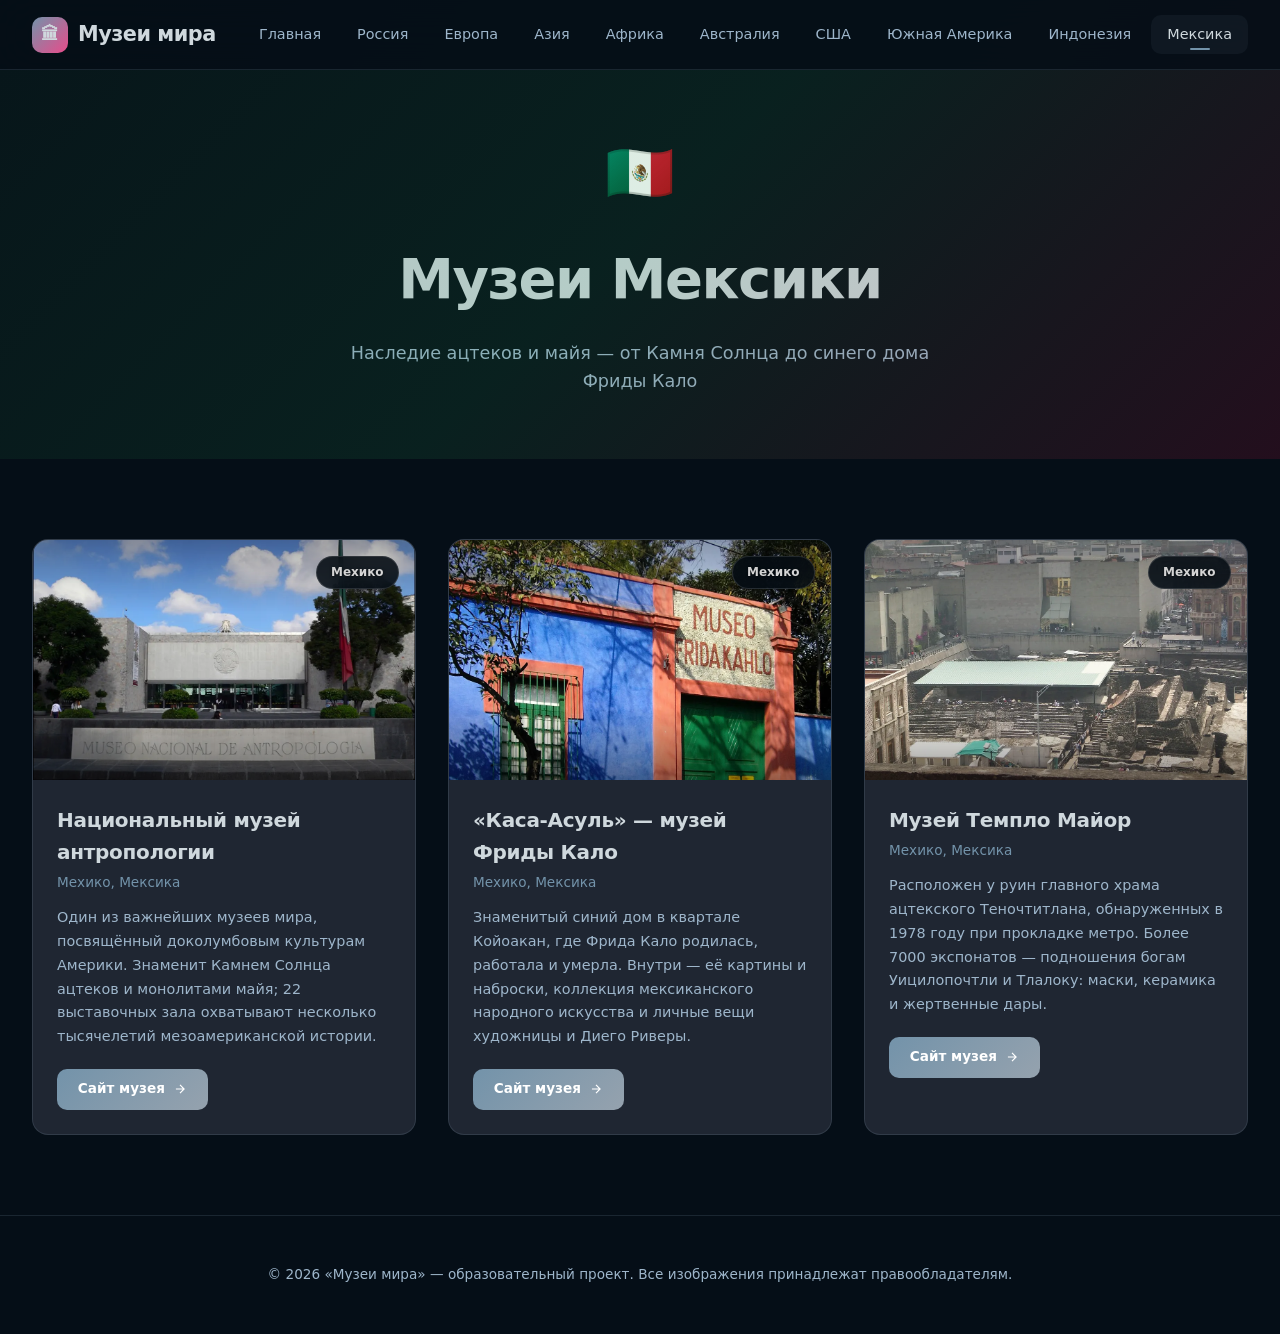
<file: mexico.html>
<!DOCTYPE html>
<html lang="ru">
<head>
  <meta charset="UTF-8">
  <meta name="viewport" content="width=device-width, initial-scale=1.0">
  <title>Музеи Мексики — Музеи мира</title>
  <meta name="description" content="Наследие ацтеков и майя — от Камня Солнца до синего дома Фриды Кало">
  <meta name="robots" content="index, follow">
  <meta name="theme-color" content="#050e17">
  <link rel="icon" type="image/svg+xml" href="favicon.svg">
  <meta property="og:type" content="website">
  <meta property="og:title" content="Музеи Мексики — Музеи мира">
  <meta property="og:description" content="Наследие ацтеков и майя — от Камня Солнца до синего дома Фриды Кало">
  <meta property="og:image" content="images/hermitage.webp">
  <meta name="twitter:card" content="summary_large_image">
  <meta name="twitter:title" content="Музеи Мексики — Музеи мира">
  <meta name="twitter:description" content="Наследие ацтеков и майя — от Камня Солнца до синего дома Фриды Кало">
  <meta name="twitter:image" content="images/hermitage.webp">
  <link rel="stylesheet" href="css/style.css">
  <script>document.documentElement.classList.add("js");</script>
  <script type="application/ld+json">{"@context": "https://schema.org", "@type": "ItemList", "name": "Музеи Мексики", "numberOfItems": 3, "itemListElement": [{"@type": "ListItem", "position": 1, "item": {"@type": "Museum", "name": "Национальный музей антропологии", "description": "Один из важнейших музеев мира, посвящённый доколумбовым культурам Америки. Знаменит Камнем Солнца ацтеков и монолитами майя; 22 выставочных зала охватывают несколько тысячелетий мезоамериканской истории.", "url": "https://www.mna.inah.gob.mx", "address": {"@type": "PostalAddress", "addressLocality": "Мехико", "addressCountry": "Мексика"}}}, {"@type": "ListItem", "position": 2, "item": {"@type": "Museum", "name": "«Каса-Асуль» — музей Фриды Кало", "description": "Знаменитый синий дом в квартале Койоакан, где Фрида Кало родилась, работала и умерла. Внутри — её картины и наброски, коллекция мексиканского народного искусства и личные вещи художницы и Диего Риверы.", "url": "https://www.museofridakahlo.org.mx", "address": {"@type": "PostalAddress", "addressLocality": "Мехико", "addressCountry": "Мексика"}}}, {"@type": "ListItem", "position": 3, "item": {"@type": "Museum", "name": "Музей Темпло Майор", "description": "Расположен у руин главного храма ацтекского Теночтитлана, обнаруженных в 1978 году при прокладке метро. Более 7000 экспонатов — подношения богам Уицилопочтли и Тлалоку: маски, керамика и жертвенные дары.", "url": "https://www.templomayor.inah.gob.mx", "address": {"@type": "PostalAddress", "addressLocality": "Мехико", "addressCountry": "Мексика"}}}]}</script>
</head>
<body>
<header class="header">
  <a href="index.html" class="logo">
    <span class="logo-icon" aria-hidden="true">🏛</span>
    Музеи мира
  </a>
  <nav class="nav" id="site-nav" aria-label="Основная навигация">
      <a href="index.html">Главная</a>
      <a href="russia.html">Россия</a>
      <a href="europe.html">Европа</a>
      <a href="asia.html">Азия</a>
      <a href="africa.html">Африка</a>
      <a href="australia.html">Австралия</a>
      <a href="usa.html">США</a>
      <a href="south-america.html">Южная Америка</a>
      <a href="indonesia.html">Индонезия</a>
      <a href="mexico.html" class="active">Мексика</a>
  </nav>
  <button class="burger" type="button" aria-label="Открыть меню" aria-expanded="false" aria-controls="site-nav">
    <span></span><span></span><span></span>
  </button>
</header>
<main class="site-main">

<section class="page-hero page-hero-mexico">
  <div class="page-hero-flag" aria-hidden="true">🇲🇽</div>
  <h1>Музеи Мексики</h1>
  <p>Наследие ацтеков и майя — от Камня Солнца до синего дома Фриды Кало</p>
</section>

<section class="section">
  <h2 class="visually-hidden">Музеи Мексики</h2>
  <div class="museums-grid" id="museums-grid">

<article class="museum-card fade-in">
  <div class="museum-image">
    <img src="images/antropologia.webp" alt="Национальный музей антропологии" width="1100" height="733" decoding="async">
    <span class="museum-overlay">Мехико</span>
  </div>
  <div class="museum-body">
    <h3>Национальный музей антропологии</h3>
    <div class="museum-city">Мехико, Мексика</div>
    <p>Один из важнейших музеев мира, посвящённый доколумбовым культурам Америки. Знаменит Камнем Солнца ацтеков и монолитами майя; 22 выставочных зала охватывают несколько тысячелетий мезоамериканской истории.</p>
    <a href="https://www.mna.inah.gob.mx" class="museum-link" target="_blank" rel="noopener">
      Сайт музея
      <svg viewBox="0 0 24 24" fill="none" stroke="currentColor" stroke-width="2" aria-hidden="true"><path d="M5 12h14M12 5l7 7-7 7"/></svg>
    </a>
  </div>
</article>
<article class="museum-card fade-in">
  <div class="museum-image">
    <img src="images/casa-azul.webp" alt="«Каса-Асуль» — музей Фриды Кало" width="1100" height="733" decoding="async">
    <span class="museum-overlay">Мехико</span>
  </div>
  <div class="museum-body">
    <h3>«Каса-Асуль» — музей Фриды Кало</h3>
    <div class="museum-city">Мехико, Мексика</div>
    <p>Знаменитый синий дом в квартале Койоакан, где Фрида Кало родилась, работала и умерла. Внутри — её картины и наброски, коллекция мексиканского народного искусства и личные вещи художницы и Диего Риверы.</p>
    <a href="https://www.museofridakahlo.org.mx" class="museum-link" target="_blank" rel="noopener">
      Сайт музея
      <svg viewBox="0 0 24 24" fill="none" stroke="currentColor" stroke-width="2" aria-hidden="true"><path d="M5 12h14M12 5l7 7-7 7"/></svg>
    </a>
  </div>
</article>
<article class="museum-card fade-in">
  <div class="museum-image">
    <img src="images/templo-mayor.webp" alt="Музей Темпло Майор" width="1100" height="733" decoding="async" loading="lazy">
    <span class="museum-overlay">Мехико</span>
  </div>
  <div class="museum-body">
    <h3>Музей Темпло Майор</h3>
    <div class="museum-city">Мехико, Мексика</div>
    <p>Расположен у руин главного храма ацтекского Теночтитлана, обнаруженных в 1978 году при прокладке метро. Более 7000 экспонатов — подношения богам Уицилопочтли и Тлалоку: маски, керамика и жертвенные дары.</p>
    <a href="https://www.templomayor.inah.gob.mx" class="museum-link" target="_blank" rel="noopener">
      Сайт музея
      <svg viewBox="0 0 24 24" fill="none" stroke="currentColor" stroke-width="2" aria-hidden="true"><path d="M5 12h14M12 5l7 7-7 7"/></svg>
    </a>
  </div>
</article>
  </div>
</section>

</main>
<footer class="footer">
  <p>© 2026 «Музеи мира» — образовательный проект. Все изображения принадлежат правообладателям.</p>
</footer>

<button class="back-to-top" aria-label="Наверх">↑</button>

<script src="js/main.js"></script>
</body>
</html>
</file>
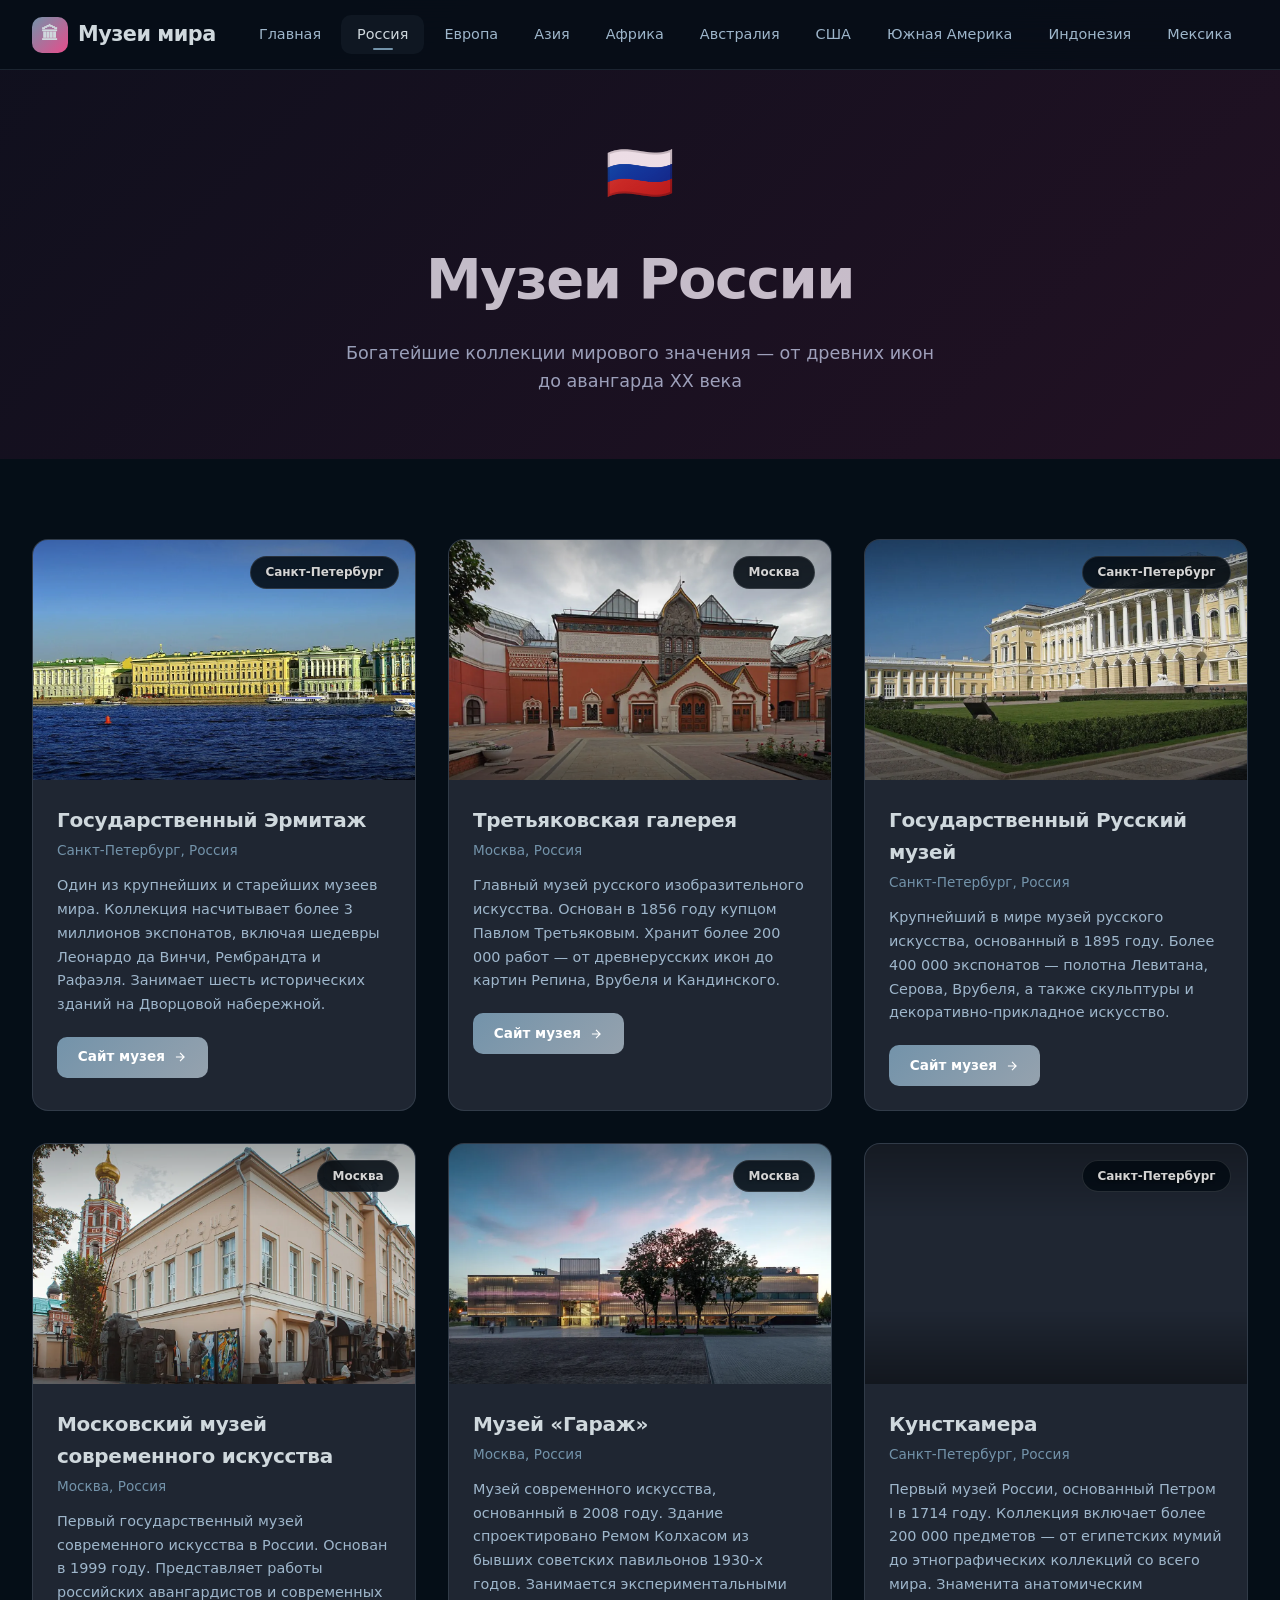
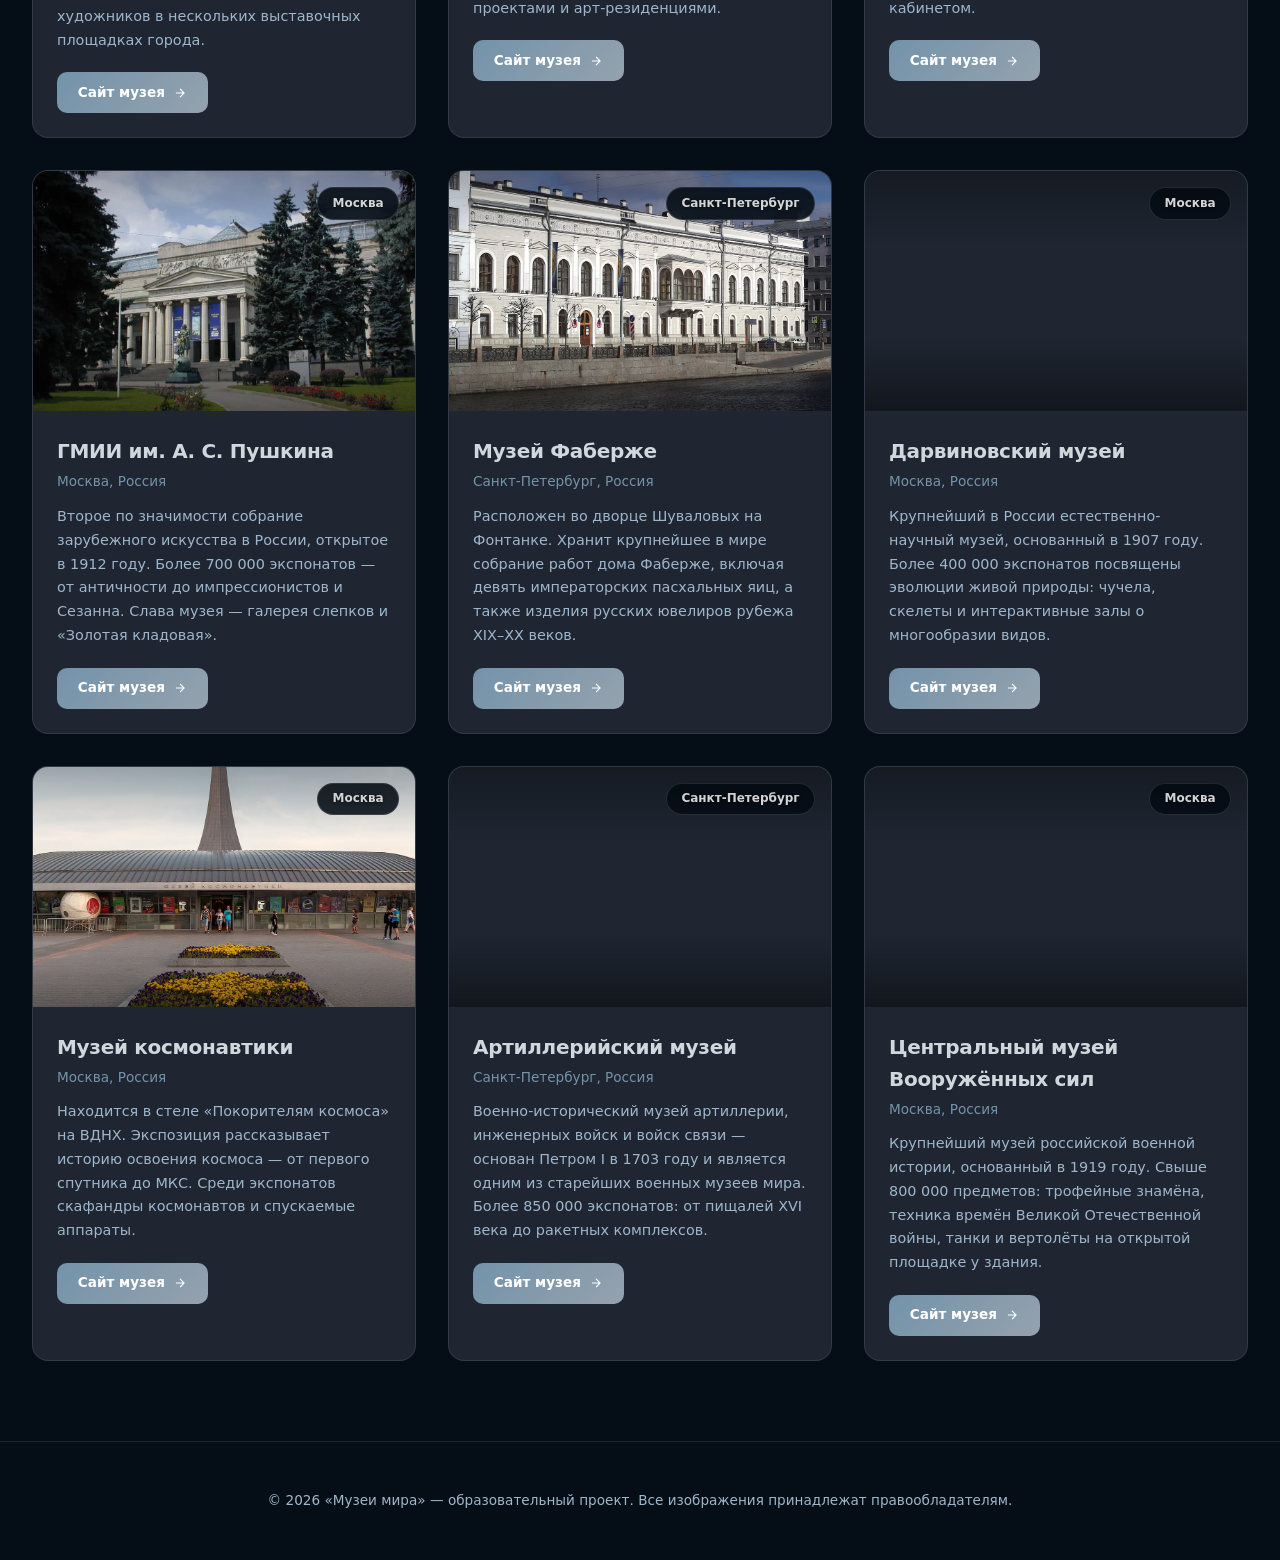
<file: russia.html>
<!DOCTYPE html>
<html lang="ru">
<head>
  <meta charset="UTF-8">
  <meta name="viewport" content="width=device-width, initial-scale=1.0">
  <title>Музеи России — Музеи мира</title>
  <meta name="description" content="Богатейшие коллекции мирового значения — от древних икон до авангарда XX века">
  <meta name="robots" content="index, follow">
  <meta name="theme-color" content="#050e17">
  <link rel="icon" type="image/svg+xml" href="favicon.svg">
  <meta property="og:type" content="website">
  <meta property="og:title" content="Музеи России — Музеи мира">
  <meta property="og:description" content="Богатейшие коллекции мирового значения — от древних икон до авангарда XX века">
  <meta property="og:image" content="images/hermitage.webp">
  <meta name="twitter:card" content="summary_large_image">
  <meta name="twitter:title" content="Музеи России — Музеи мира">
  <meta name="twitter:description" content="Богатейшие коллекции мирового значения — от древних икон до авангарда XX века">
  <meta name="twitter:image" content="images/hermitage.webp">
  <link rel="stylesheet" href="css/style.css">
  <script>document.documentElement.classList.add("js");</script>
  <script type="application/ld+json">{"@context": "https://schema.org", "@type": "ItemList", "name": "Музеи России", "numberOfItems": 12, "itemListElement": [{"@type": "ListItem", "position": 1, "item": {"@type": "Museum", "name": "Государственный Эрмитаж", "description": "Один из крупнейших и старейших музеев мира. Коллекция насчитывает более 3 миллионов экспонатов, включая шедевры Леонардо да Винчи, Рембрандта и Рафаэля. Занимает шесть исторических зданий на Дворцовой набережной.", "url": "https://www.hermitagemuseum.org", "address": {"@type": "PostalAddress", "addressLocality": "Санкт-Петербург", "addressCountry": "Россия"}}}, {"@type": "ListItem", "position": 2, "item": {"@type": "Museum", "name": "Третьяковская галерея", "description": "Главный музей русского изобразительного искусства. Основан в 1856 году купцом Павлом Третьяковым. Хранит более 200 000 работ — от древнерусских икон до картин Репина, Врубеля и Кандинского.", "url": "https://www.tretyakovgallery.ru", "address": {"@type": "PostalAddress", "addressLocality": "Москва", "addressCountry": "Россия"}}}, {"@type": "ListItem", "position": 3, "item": {"@type": "Museum", "name": "Государственный Русский музей", "description": "Крупнейший в мире музей русского искусства, основанный в 1895 году. Более 400 000 экспонатов — полотна Левитана, Серова, Врубеля, а также скульптуры и декоративно-прикладное искусство.", "url": "https://www.rusmuseum.ru", "address": {"@type": "PostalAddress", "addressLocality": "Санкт-Петербург", "addressCountry": "Россия"}}}, {"@type": "ListItem", "position": 4, "item": {"@type": "Museum", "name": "Московский музей современного искусства", "description": "Первый государственный музей современного искусства в России. Основан в 1999 году. Представляет работы российских авангардистов и современных художников в нескольких выставочных площадках города.", "url": "https://www.mmoma.ru", "address": {"@type": "PostalAddress", "addressLocality": "Москва", "addressCountry": "Россия"}}}, {"@type": "ListItem", "position": 5, "item": {"@type": "Museum", "name": "Музей «Гараж»", "description": "Музей современного искусства, основанный в 2008 году. Здание спроектировано Ремом Колхасом из бывших советских павильонов 1930-х годов. Занимается экспериментальными проектами и арт-резиденциями.", "url": "https://garagemca.org", "address": {"@type": "PostalAddress", "addressLocality": "Москва", "addressCountry": "Россия"}}}, {"@type": "ListItem", "position": 6, "item": {"@type": "Museum", "name": "Кунсткамера", "description": "Первый музей России, основанный Петром I в 1714 году. Коллекция включает более 200 000 предметов — от египетских мумий до этнографических коллекций со всего мира. Знаменита анатомическим кабинетом.", "url": "https://www.kunstkamera.ru", "address": {"@type": "PostalAddress", "addressLocality": "Санкт-Петербург", "addressCountry": "Россия"}}}, {"@type": "ListItem", "position": 7, "item": {"@type": "Museum", "name": "ГМИИ им. А. С. Пушкина", "description": "Второе по значимости собрание зарубежного искусства в России, открытое в 1912 году. Более 700 000 экспонатов — от античности до импрессионистов и Сезанна. Слава музея — галерея слепков и «Золотая кладовая».", "url": "https://pushkinmuseum.art", "address": {"@type": "PostalAddress", "addressLocality": "Москва", "addressCountry": "Россия"}}}, {"@type": "ListItem", "position": 8, "item": {"@type": "Museum", "name": "Музей Фаберже", "description": "Расположен во дворце Шуваловых на Фонтанке. Хранит крупнейшее в мире собрание работ дома Фаберже, включая девять императорских пасхальных яиц, а также изделия русских ювелиров рубежа XIX–XX веков.", "url": "https://fabergemuseum.ru", "address": {"@type": "PostalAddress", "addressLocality": "Санкт-Петербург", "addressCountry": "Россия"}}}, {"@type": "ListItem", "position": 9, "item": {"@type": "Museum", "name": "Дарвиновский музей", "description": "Крупнейший в России естественно-научный музей, основанный в 1907 году. Более 400 000 экспонатов посвящены эволюции живой природы: чучела, скелеты и интерактивные залы о многообразии видов.", "url": "https://darwin.museum.ru", "address": {"@type": "PostalAddress", "addressLocality": "Москва", "addressCountry": "Россия"}}}, {"@type": "ListItem", "position": 10, "item": {"@type": "Museum", "name": "Музей космонавтики", "description": "Находится в стеле «Покорителям космоса» на ВДНХ. Экспозиция рассказывает историю освоения космоса — от первого спутника до МКС. Среди экспонатов скафандры космонавтов и спускаемые аппараты.", "url": "https://kosmo-museum.ru", "address": {"@type": "PostalAddress", "addressLocality": "Москва", "addressCountry": "Россия"}}}, {"@type": "ListItem", "position": 11, "item": {"@type": "Museum", "name": "Артиллерийский музей", "description": "Военно-исторический музей артиллерии, инженерных войск и войск связи — основан Петром I в 1703 году и является одним из старейших военных музеев мира. Более 850 000 экспонатов: от пищалей XVI века до ракетных комплексов.", "url": "https://museum-artillery.ru/", "address": {"@type": "PostalAddress", "addressLocality": "Санкт-Петербург", "addressCountry": "Россия"}}}, {"@type": "ListItem", "position": 12, "item": {"@type": "Museum", "name": "Центральный музей Вооружённых сил", "description": "Крупнейший музей российской военной истории, основанный в 1919 году. Свыше 800 000 предметов: трофейные знамёна, техника времён Великой Отечественной войны, танки и вертолёты на открытой площадке у здания.", "url": "http://www.cmaf.ru/", "address": {"@type": "PostalAddress", "addressLocality": "Москва", "addressCountry": "Россия"}}}]}</script>
</head>
<body>
<header class="header">
  <a href="index.html" class="logo">
    <span class="logo-icon" aria-hidden="true">🏛</span>
    Музеи мира
  </a>
  <nav class="nav" id="site-nav" aria-label="Основная навигация">
      <a href="index.html">Главная</a>
      <a href="russia.html" class="active">Россия</a>
      <a href="europe.html">Европа</a>
      <a href="asia.html">Азия</a>
      <a href="africa.html">Африка</a>
      <a href="australia.html">Австралия</a>
      <a href="usa.html">США</a>
      <a href="south-america.html">Южная Америка</a>
      <a href="indonesia.html">Индонезия</a>
      <a href="mexico.html">Мексика</a>
  </nav>
  <button class="burger" type="button" aria-label="Открыть меню" aria-expanded="false" aria-controls="site-nav">
    <span></span><span></span><span></span>
  </button>
</header>
<main class="site-main">

<section class="page-hero page-hero-russia">
  <div class="page-hero-flag" aria-hidden="true">🇷🇺</div>
  <h1>Музеи России</h1>
  <p>Богатейшие коллекции мирового значения — от древних икон до авангарда XX века</p>
</section>

<section class="section">
  <h2 class="visually-hidden">Музеи России</h2>
  <div class="museums-grid" id="museums-grid">

<article class="museum-card fade-in">
  <div class="museum-image">
    <img src="images/hermitage.webp" alt="Государственный Эрмитаж" width="1100" height="733" decoding="async">
    <span class="museum-overlay">Санкт-Петербург</span>
  </div>
  <div class="museum-body">
    <h3>Государственный Эрмитаж</h3>
    <div class="museum-city">Санкт-Петербург, Россия</div>
    <p>Один из крупнейших и старейших музеев мира. Коллекция насчитывает более 3 миллионов экспонатов, включая шедевры Леонардо да Винчи, Рембрандта и Рафаэля. Занимает шесть исторических зданий на Дворцовой набережной.</p>
    <a href="https://www.hermitagemuseum.org" class="museum-link" target="_blank" rel="noopener">
      Сайт музея
      <svg viewBox="0 0 24 24" fill="none" stroke="currentColor" stroke-width="2" aria-hidden="true"><path d="M5 12h14M12 5l7 7-7 7"/></svg>
    </a>
  </div>
</article>
<article class="museum-card fade-in">
  <div class="museum-image">
    <img src="images/tretyakov.webp" alt="Третьяковская галерея" width="1100" height="733" decoding="async">
    <span class="museum-overlay">Москва</span>
  </div>
  <div class="museum-body">
    <h3>Третьяковская галерея</h3>
    <div class="museum-city">Москва, Россия</div>
    <p>Главный музей русского изобразительного искусства. Основан в 1856 году купцом Павлом Третьяковым. Хранит более 200 000 работ — от древнерусских икон до картин Репина, Врубеля и Кандинского.</p>
    <a href="https://www.tretyakovgallery.ru" class="museum-link" target="_blank" rel="noopener">
      Сайт музея
      <svg viewBox="0 0 24 24" fill="none" stroke="currentColor" stroke-width="2" aria-hidden="true"><path d="M5 12h14M12 5l7 7-7 7"/></svg>
    </a>
  </div>
</article>
<article class="museum-card fade-in">
  <div class="museum-image">
    <img src="images/russian-museum.webp" alt="Государственный Русский музей" width="1100" height="733" decoding="async" loading="lazy">
    <span class="museum-overlay">Санкт-Петербург</span>
  </div>
  <div class="museum-body">
    <h3>Государственный Русский музей</h3>
    <div class="museum-city">Санкт-Петербург, Россия</div>
    <p>Крупнейший в мире музей русского искусства, основанный в 1895 году. Более 400 000 экспонатов — полотна Левитана, Серова, Врубеля, а также скульптуры и декоративно-прикладное искусство.</p>
    <a href="https://www.rusmuseum.ru" class="museum-link" target="_blank" rel="noopener">
      Сайт музея
      <svg viewBox="0 0 24 24" fill="none" stroke="currentColor" stroke-width="2" aria-hidden="true"><path d="M5 12h14M12 5l7 7-7 7"/></svg>
    </a>
  </div>
</article>
<article class="museum-card fade-in">
  <div class="museum-image">
    <img src="images/mmoma.webp" alt="Московский музей современного искусства" width="1100" height="733" decoding="async" loading="lazy">
    <span class="museum-overlay">Москва</span>
  </div>
  <div class="museum-body">
    <h3>Московский музей современного искусства</h3>
    <div class="museum-city">Москва, Россия</div>
    <p>Первый государственный музей современного искусства в России. Основан в 1999 году. Представляет работы российских авангардистов и современных художников в нескольких выставочных площадках города.</p>
    <a href="https://www.mmoma.ru" class="museum-link" target="_blank" rel="noopener">
      Сайт музея
      <svg viewBox="0 0 24 24" fill="none" stroke="currentColor" stroke-width="2" aria-hidden="true"><path d="M5 12h14M12 5l7 7-7 7"/></svg>
    </a>
  </div>
</article>
<article class="museum-card fade-in">
  <div class="museum-image">
    <img src="images/garage.webp" alt="Музей «Гараж»" width="1100" height="733" decoding="async" loading="lazy">
    <span class="museum-overlay">Москва</span>
  </div>
  <div class="museum-body">
    <h3>Музей «Гараж»</h3>
    <div class="museum-city">Москва, Россия</div>
    <p>Музей современного искусства, основанный в 2008 году. Здание спроектировано Ремом Колхасом из бывших советских павильонов 1930-х годов. Занимается экспериментальными проектами и арт-резиденциями.</p>
    <a href="https://garagemca.org" class="museum-link" target="_blank" rel="noopener">
      Сайт музея
      <svg viewBox="0 0 24 24" fill="none" stroke="currentColor" stroke-width="2" aria-hidden="true"><path d="M5 12h14M12 5l7 7-7 7"/></svg>
    </a>
  </div>
</article>
<article class="museum-card fade-in">
  <div class="museum-image">
    <img src="images/kunstkamera.webp" alt="Кунсткамера" width="1100" height="733" decoding="async" loading="lazy">
    <span class="museum-overlay">Санкт-Петербург</span>
  </div>
  <div class="museum-body">
    <h3>Кунсткамера</h3>
    <div class="museum-city">Санкт-Петербург, Россия</div>
    <p>Первый музей России, основанный Петром I в 1714 году. Коллекция включает более 200 000 предметов — от египетских мумий до этнографических коллекций со всего мира. Знаменита анатомическим кабинетом.</p>
    <a href="https://www.kunstkamera.ru" class="museum-link" target="_blank" rel="noopener">
      Сайт музея
      <svg viewBox="0 0 24 24" fill="none" stroke="currentColor" stroke-width="2" aria-hidden="true"><path d="M5 12h14M12 5l7 7-7 7"/></svg>
    </a>
  </div>
</article>
<article class="museum-card fade-in">
  <div class="museum-image">
    <img src="images/pushkin.webp" alt="ГМИИ им. А. С. Пушкина" width="1100" height="733" decoding="async" loading="lazy">
    <span class="museum-overlay">Москва</span>
  </div>
  <div class="museum-body">
    <h3>ГМИИ им. А. С. Пушкина</h3>
    <div class="museum-city">Москва, Россия</div>
    <p>Второе по значимости собрание зарубежного искусства в России, открытое в 1912 году. Более 700 000 экспонатов — от античности до импрессионистов и Сезанна. Слава музея — галерея слепков и «Золотая кладовая».</p>
    <a href="https://pushkinmuseum.art" class="museum-link" target="_blank" rel="noopener">
      Сайт музея
      <svg viewBox="0 0 24 24" fill="none" stroke="currentColor" stroke-width="2" aria-hidden="true"><path d="M5 12h14M12 5l7 7-7 7"/></svg>
    </a>
  </div>
</article>
<article class="museum-card fade-in">
  <div class="museum-image">
    <img src="images/faberge.webp" alt="Музей Фаберже" width="1100" height="733" decoding="async" loading="lazy">
    <span class="museum-overlay">Санкт-Петербург</span>
  </div>
  <div class="museum-body">
    <h3>Музей Фаберже</h3>
    <div class="museum-city">Санкт-Петербург, Россия</div>
    <p>Расположен во дворце Шуваловых на Фонтанке. Хранит крупнейшее в мире собрание работ дома Фаберже, включая девять императорских пасхальных яиц, а также изделия русских ювелиров рубежа XIX–XX веков.</p>
    <a href="https://fabergemuseum.ru" class="museum-link" target="_blank" rel="noopener">
      Сайт музея
      <svg viewBox="0 0 24 24" fill="none" stroke="currentColor" stroke-width="2" aria-hidden="true"><path d="M5 12h14M12 5l7 7-7 7"/></svg>
    </a>
  </div>
</article>
<article class="museum-card fade-in">
  <div class="museum-image">
    <img src="images/darwin.webp" alt="Дарвиновский музей" width="1100" height="733" decoding="async" loading="lazy">
    <span class="museum-overlay">Москва</span>
  </div>
  <div class="museum-body">
    <h3>Дарвиновский музей</h3>
    <div class="museum-city">Москва, Россия</div>
    <p>Крупнейший в России естественно-научный музей, основанный в 1907 году. Более 400 000 экспонатов посвящены эволюции живой природы: чучела, скелеты и интерактивные залы о многообразии видов.</p>
    <a href="https://darwin.museum.ru" class="museum-link" target="_blank" rel="noopener">
      Сайт музея
      <svg viewBox="0 0 24 24" fill="none" stroke="currentColor" stroke-width="2" aria-hidden="true"><path d="M5 12h14M12 5l7 7-7 7"/></svg>
    </a>
  </div>
</article>
<article class="museum-card fade-in">
  <div class="museum-image">
    <img src="images/kosmos.webp" alt="Музей космонавтики" width="1100" height="733" decoding="async" loading="lazy">
    <span class="museum-overlay">Москва</span>
  </div>
  <div class="museum-body">
    <h3>Музей космонавтики</h3>
    <div class="museum-city">Москва, Россия</div>
    <p>Находится в стеле «Покорителям космоса» на ВДНХ. Экспозиция рассказывает историю освоения космоса — от первого спутника до МКС. Среди экспонатов скафандры космонавтов и спускаемые аппараты.</p>
    <a href="https://kosmo-museum.ru" class="museum-link" target="_blank" rel="noopener">
      Сайт музея
      <svg viewBox="0 0 24 24" fill="none" stroke="currentColor" stroke-width="2" aria-hidden="true"><path d="M5 12h14M12 5l7 7-7 7"/></svg>
    </a>
  </div>
</article>
<article class="museum-card fade-in">
  <div class="museum-image">
    <img src="images/artillery-museum.webp" alt="Артиллерийский музей" width="1100" height="733" decoding="async" loading="lazy">
    <span class="museum-overlay">Санкт-Петербург</span>
  </div>
  <div class="museum-body">
    <h3>Артиллерийский музей</h3>
    <div class="museum-city">Санкт-Петербург, Россия</div>
    <p>Военно-исторический музей артиллерии, инженерных войск и войск связи — основан Петром I в 1703 году и является одним из старейших военных музеев мира. Более 850 000 экспонатов: от пищалей XVI века до ракетных комплексов.</p>
    <a href="https://museum-artillery.ru/" class="museum-link" target="_blank" rel="noopener">
      Сайт музея
      <svg viewBox="0 0 24 24" fill="none" stroke="currentColor" stroke-width="2" aria-hidden="true"><path d="M5 12h14M12 5l7 7-7 7"/></svg>
    </a>
  </div>
</article>
<article class="museum-card fade-in">
  <div class="museum-image">
    <img src="images/armed-forces.webp" alt="Центральный музей Вооружённых сил" width="1100" height="733" decoding="async" loading="lazy">
    <span class="museum-overlay">Москва</span>
  </div>
  <div class="museum-body">
    <h3>Центральный музей Вооружённых сил</h3>
    <div class="museum-city">Москва, Россия</div>
    <p>Крупнейший музей российской военной истории, основанный в 1919 году. Свыше 800 000 предметов: трофейные знамёна, техника времён Великой Отечественной войны, танки и вертолёты на открытой площадке у здания.</p>
    <a href="http://www.cmaf.ru/" class="museum-link" target="_blank" rel="noopener">
      Сайт музея
      <svg viewBox="0 0 24 24" fill="none" stroke="currentColor" stroke-width="2" aria-hidden="true"><path d="M5 12h14M12 5l7 7-7 7"/></svg>
    </a>
  </div>
</article>
  </div>
</section>

</main>
<footer class="footer">
  <p>© 2026 «Музеи мира» — образовательный проект. Все изображения принадлежат правообладателям.</p>
</footer>

<button class="back-to-top" aria-label="Наверх">↑</button>

<script src="js/main.js"></script>
</body>
</html>
</file>
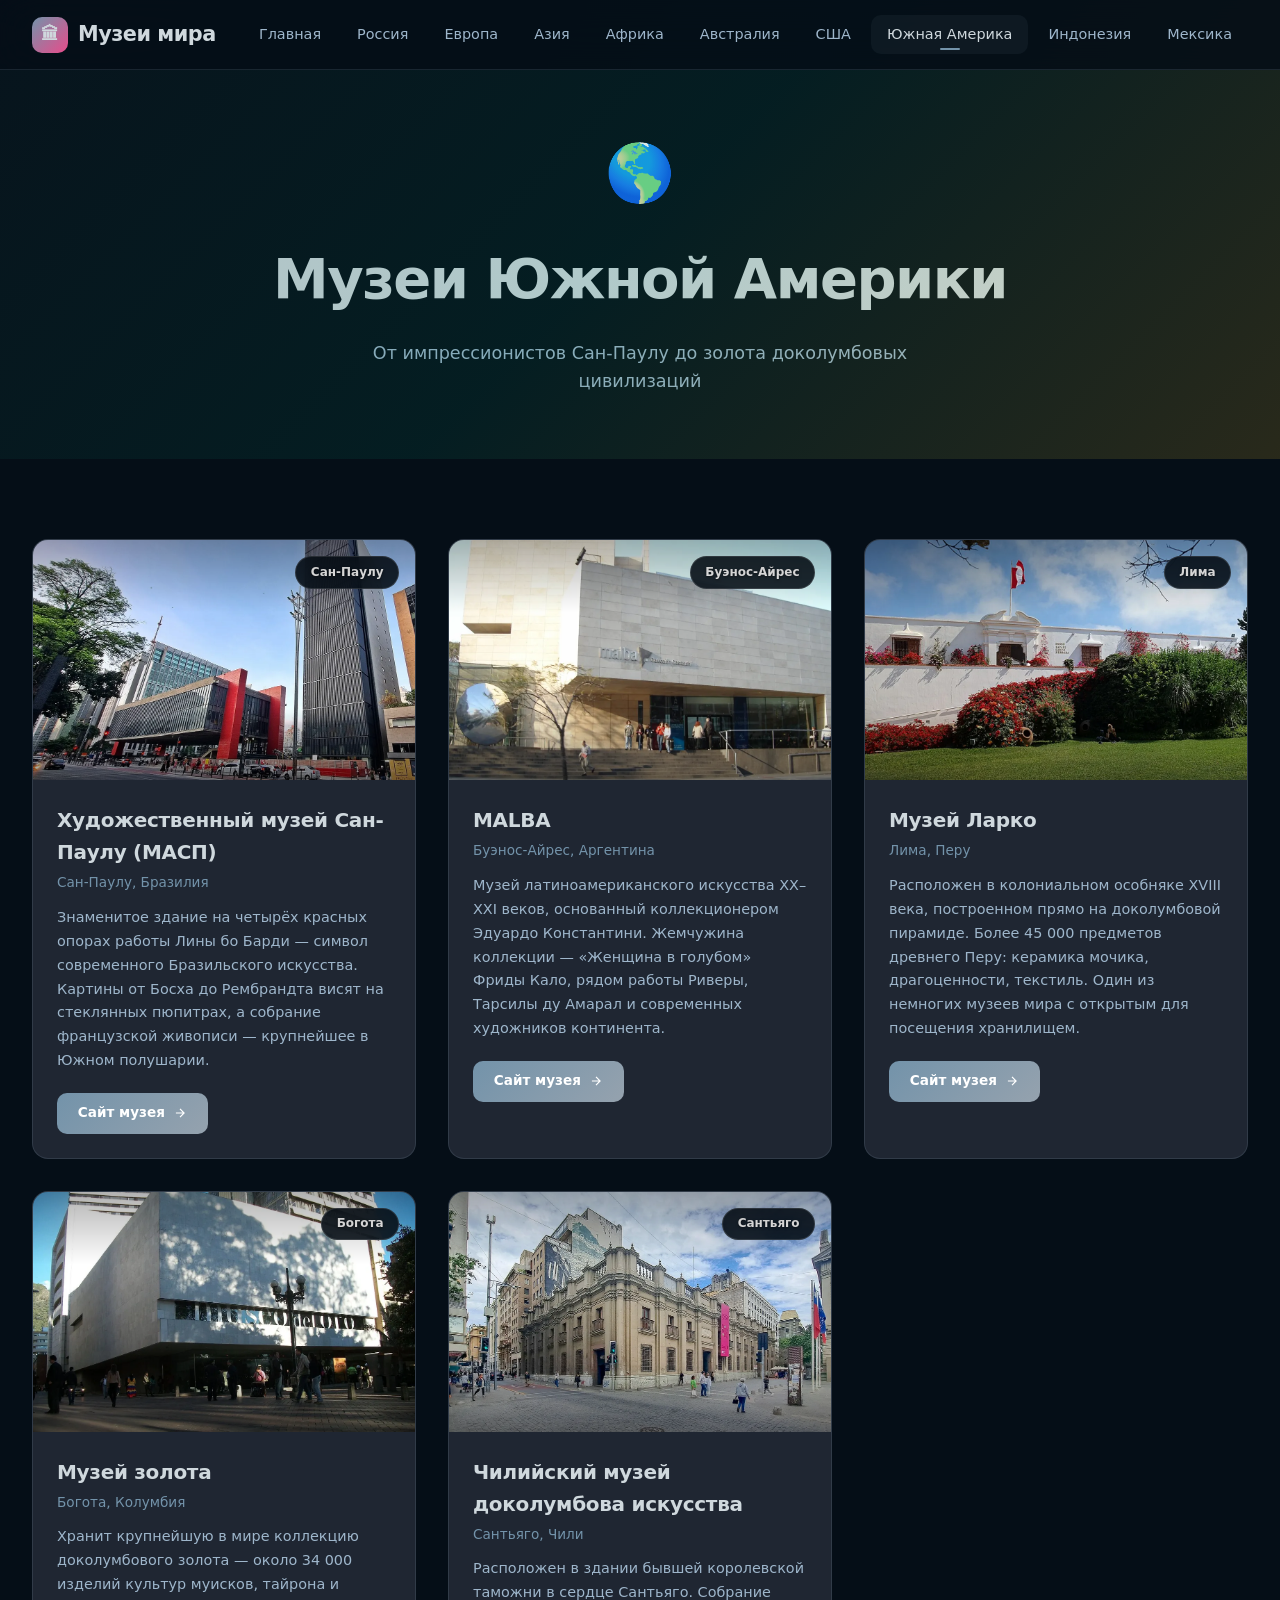
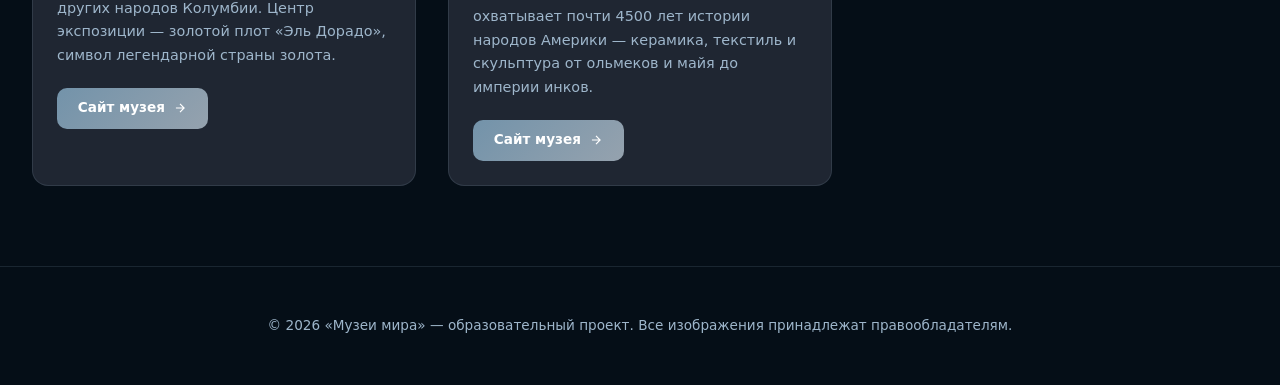
<file: south-america.html>
<!DOCTYPE html>
<html lang="ru">
<head>
  <meta charset="UTF-8">
  <meta name="viewport" content="width=device-width, initial-scale=1.0">
  <title>Музеи Южной Америки — Музеи мира</title>
  <meta name="description" content="От импрессионистов Сан-Паулу до золота доколумбовых цивилизаций">
  <meta name="robots" content="index, follow">
  <meta name="theme-color" content="#050e17">
  <link rel="icon" type="image/svg+xml" href="favicon.svg">
  <meta property="og:type" content="website">
  <meta property="og:title" content="Музеи Южной Америки — Музеи мира">
  <meta property="og:description" content="От импрессионистов Сан-Паулу до золота доколумбовых цивилизаций">
  <meta property="og:image" content="images/hermitage.webp">
  <meta name="twitter:card" content="summary_large_image">
  <meta name="twitter:title" content="Музеи Южной Америки — Музеи мира">
  <meta name="twitter:description" content="От импрессионистов Сан-Паулу до золота доколумбовых цивилизаций">
  <meta name="twitter:image" content="images/hermitage.webp">
  <link rel="stylesheet" href="css/style.css">
  <script>document.documentElement.classList.add("js");</script>
  <script type="application/ld+json">{"@context": "https://schema.org", "@type": "ItemList", "name": "Музеи Южной Америки", "numberOfItems": 5, "itemListElement": [{"@type": "ListItem", "position": 1, "item": {"@type": "Museum", "name": "Художественный музей Сан-Паулу (МАСП)", "description": "Знаменитое здание на четырёх красных опорах работы Лины бо Барди — символ современного Бразильского искусства. Картины от Босха до Рембрандта висят на стеклянных пюпитрах, а собрание французской живописи — крупнейшее в Южном полушарии.", "url": "https://masp.org.br", "address": {"@type": "PostalAddress", "addressLocality": "Сан-Паулу", "addressCountry": "Бразилия"}}}, {"@type": "ListItem", "position": 2, "item": {"@type": "Museum", "name": "MALBA", "description": "Музей латиноамериканского искусства XX–XXI веков, основанный коллекционером Эдуардо Константини. Жемчужина коллекции — «Женщина в голубом» Фриды Кало, рядом работы Риверы, Тарсилы ду Амарал и современных художников континента.", "url": "https://malba.org.ar", "address": {"@type": "PostalAddress", "addressLocality": "Буэнос-Айрес", "addressCountry": "Аргентина"}}}, {"@type": "ListItem", "position": 3, "item": {"@type": "Museum", "name": "Музей Ларко", "description": "Расположен в колониальном особняке XVIII века, построенном прямо на доколумбовой пирамиде. Более 45 000 предметов древнего Перу: керамика мочика, драгоценности, текстиль. Один из немногих музеев мира с открытым для посещения хранилищем.", "url": "https://www.museolarco.org", "address": {"@type": "PostalAddress", "addressLocality": "Лима", "addressCountry": "Перу"}}}, {"@type": "ListItem", "position": 4, "item": {"@type": "Museum", "name": "Музей золота", "description": "Хранит крупнейшую в мире коллекцию доколумбового золота — около 34 000 изделий культур муисков, тайрона и других народов Колумбии. Центр экспозиции — золотой плот «Эль Дорадо», символ легендарной страны золота.", "url": "https://www.banrep.gov.co/museo-del-oro", "address": {"@type": "PostalAddress", "addressLocality": "Богота", "addressCountry": "Колумбия"}}}, {"@type": "ListItem", "position": 5, "item": {"@type": "Museum", "name": "Чилийский музей доколумбова искусства", "description": "Расположен в здании бывшей королевской таможни в сердце Сантьяго. Собрание охватывает почти 4500 лет истории народов Америки — керамика, текстиль и скульптура от ольмеков и майя до империи инков.", "url": "https://precolombino.cl", "address": {"@type": "PostalAddress", "addressLocality": "Сантьяго", "addressCountry": "Чили"}}}]}</script>
</head>
<body>
<header class="header">
  <a href="index.html" class="logo">
    <span class="logo-icon" aria-hidden="true">🏛</span>
    Музеи мира
  </a>
  <nav class="nav" id="site-nav" aria-label="Основная навигация">
      <a href="index.html">Главная</a>
      <a href="russia.html">Россия</a>
      <a href="europe.html">Европа</a>
      <a href="asia.html">Азия</a>
      <a href="africa.html">Африка</a>
      <a href="australia.html">Австралия</a>
      <a href="usa.html">США</a>
      <a href="south-america.html" class="active">Южная Америка</a>
      <a href="indonesia.html">Индонезия</a>
      <a href="mexico.html">Мексика</a>
  </nav>
  <button class="burger" type="button" aria-label="Открыть меню" aria-expanded="false" aria-controls="site-nav">
    <span></span><span></span><span></span>
  </button>
</header>
<main class="site-main">

<section class="page-hero page-hero-southamerica">
  <div class="page-hero-flag" aria-hidden="true">🌎</div>
  <h1>Музеи Южной Америки</h1>
  <p>От импрессионистов Сан-Паулу до золота доколумбовых цивилизаций</p>
</section>

<section class="section">
  <h2 class="visually-hidden">Музеи Южной Америки</h2>
  <div class="museums-grid" id="museums-grid">

<article class="museum-card fade-in">
  <div class="museum-image">
    <img src="images/masp.webp" alt="Художественный музей Сан-Паулу (МАСП)" width="1100" height="733" decoding="async">
    <span class="museum-overlay">Сан-Паулу</span>
  </div>
  <div class="museum-body">
    <h3>Художественный музей Сан-Паулу (МАСП)</h3>
    <div class="museum-city">Сан-Паулу, Бразилия</div>
    <p>Знаменитое здание на четырёх красных опорах работы Лины бо Барди — символ современного Бразильского искусства. Картины от Босха до Рембрандта висят на стеклянных пюпитрах, а собрание французской живописи — крупнейшее в Южном полушарии.</p>
    <a href="https://masp.org.br" class="museum-link" target="_blank" rel="noopener">
      Сайт музея
      <svg viewBox="0 0 24 24" fill="none" stroke="currentColor" stroke-width="2" aria-hidden="true"><path d="M5 12h14M12 5l7 7-7 7"/></svg>
    </a>
  </div>
</article>
<article class="museum-card fade-in">
  <div class="museum-image">
    <img src="images/malba.webp" alt="MALBA" width="1100" height="733" decoding="async">
    <span class="museum-overlay">Буэнос-Айрес</span>
  </div>
  <div class="museum-body">
    <h3>MALBA</h3>
    <div class="museum-city">Буэнос-Айрес, Аргентина</div>
    <p>Музей латиноамериканского искусства XX–XXI веков, основанный коллекционером Эдуардо Константини. Жемчужина коллекции — «Женщина в голубом» Фриды Кало, рядом работы Риверы, Тарсилы ду Амарал и современных художников континента.</p>
    <a href="https://malba.org.ar" class="museum-link" target="_blank" rel="noopener">
      Сайт музея
      <svg viewBox="0 0 24 24" fill="none" stroke="currentColor" stroke-width="2" aria-hidden="true"><path d="M5 12h14M12 5l7 7-7 7"/></svg>
    </a>
  </div>
</article>
<article class="museum-card fade-in">
  <div class="museum-image">
    <img src="images/larco.webp" alt="Музей Ларко" width="1100" height="733" decoding="async" loading="lazy">
    <span class="museum-overlay">Лима</span>
  </div>
  <div class="museum-body">
    <h3>Музей Ларко</h3>
    <div class="museum-city">Лима, Перу</div>
    <p>Расположен в колониальном особняке XVIII века, построенном прямо на доколумбовой пирамиде. Более 45 000 предметов древнего Перу: керамика мочика, драгоценности, текстиль. Один из немногих музеев мира с открытым для посещения хранилищем.</p>
    <a href="https://www.museolarco.org" class="museum-link" target="_blank" rel="noopener">
      Сайт музея
      <svg viewBox="0 0 24 24" fill="none" stroke="currentColor" stroke-width="2" aria-hidden="true"><path d="M5 12h14M12 5l7 7-7 7"/></svg>
    </a>
  </div>
</article>
<article class="museum-card fade-in">
  <div class="museum-image">
    <img src="images/museo-del-oro.webp" alt="Музей золота" width="1100" height="733" decoding="async" loading="lazy">
    <span class="museum-overlay">Богота</span>
  </div>
  <div class="museum-body">
    <h3>Музей золота</h3>
    <div class="museum-city">Богота, Колумбия</div>
    <p>Хранит крупнейшую в мире коллекцию доколумбового золота — около 34 000 изделий культур муисков, тайрона и других народов Колумбии. Центр экспозиции — золотой плот «Эль Дорадо», символ легендарной страны золота.</p>
    <a href="https://www.banrep.gov.co/museo-del-oro" class="museum-link" target="_blank" rel="noopener">
      Сайт музея
      <svg viewBox="0 0 24 24" fill="none" stroke="currentColor" stroke-width="2" aria-hidden="true"><path d="M5 12h14M12 5l7 7-7 7"/></svg>
    </a>
  </div>
</article>
<article class="museum-card fade-in">
  <div class="museum-image">
    <img src="images/precolombino-cl.webp" alt="Чилийский музей доколумбова искусства" width="1100" height="733" decoding="async" loading="lazy">
    <span class="museum-overlay">Сантьяго</span>
  </div>
  <div class="museum-body">
    <h3>Чилийский музей доколумбова искусства</h3>
    <div class="museum-city">Сантьяго, Чили</div>
    <p>Расположен в здании бывшей королевской таможни в сердце Сантьяго. Собрание охватывает почти 4500 лет истории народов Америки — керамика, текстиль и скульптура от ольмеков и майя до империи инков.</p>
    <a href="https://precolombino.cl" class="museum-link" target="_blank" rel="noopener">
      Сайт музея
      <svg viewBox="0 0 24 24" fill="none" stroke="currentColor" stroke-width="2" aria-hidden="true"><path d="M5 12h14M12 5l7 7-7 7"/></svg>
    </a>
  </div>
</article>
  </div>
</section>

</main>
<footer class="footer">
  <p>© 2026 «Музеи мира» — образовательный проект. Все изображения принадлежат правообладателям.</p>
</footer>

<button class="back-to-top" aria-label="Наверх">↑</button>

<script src="js/main.js"></script>
</body>
</html>
</file>
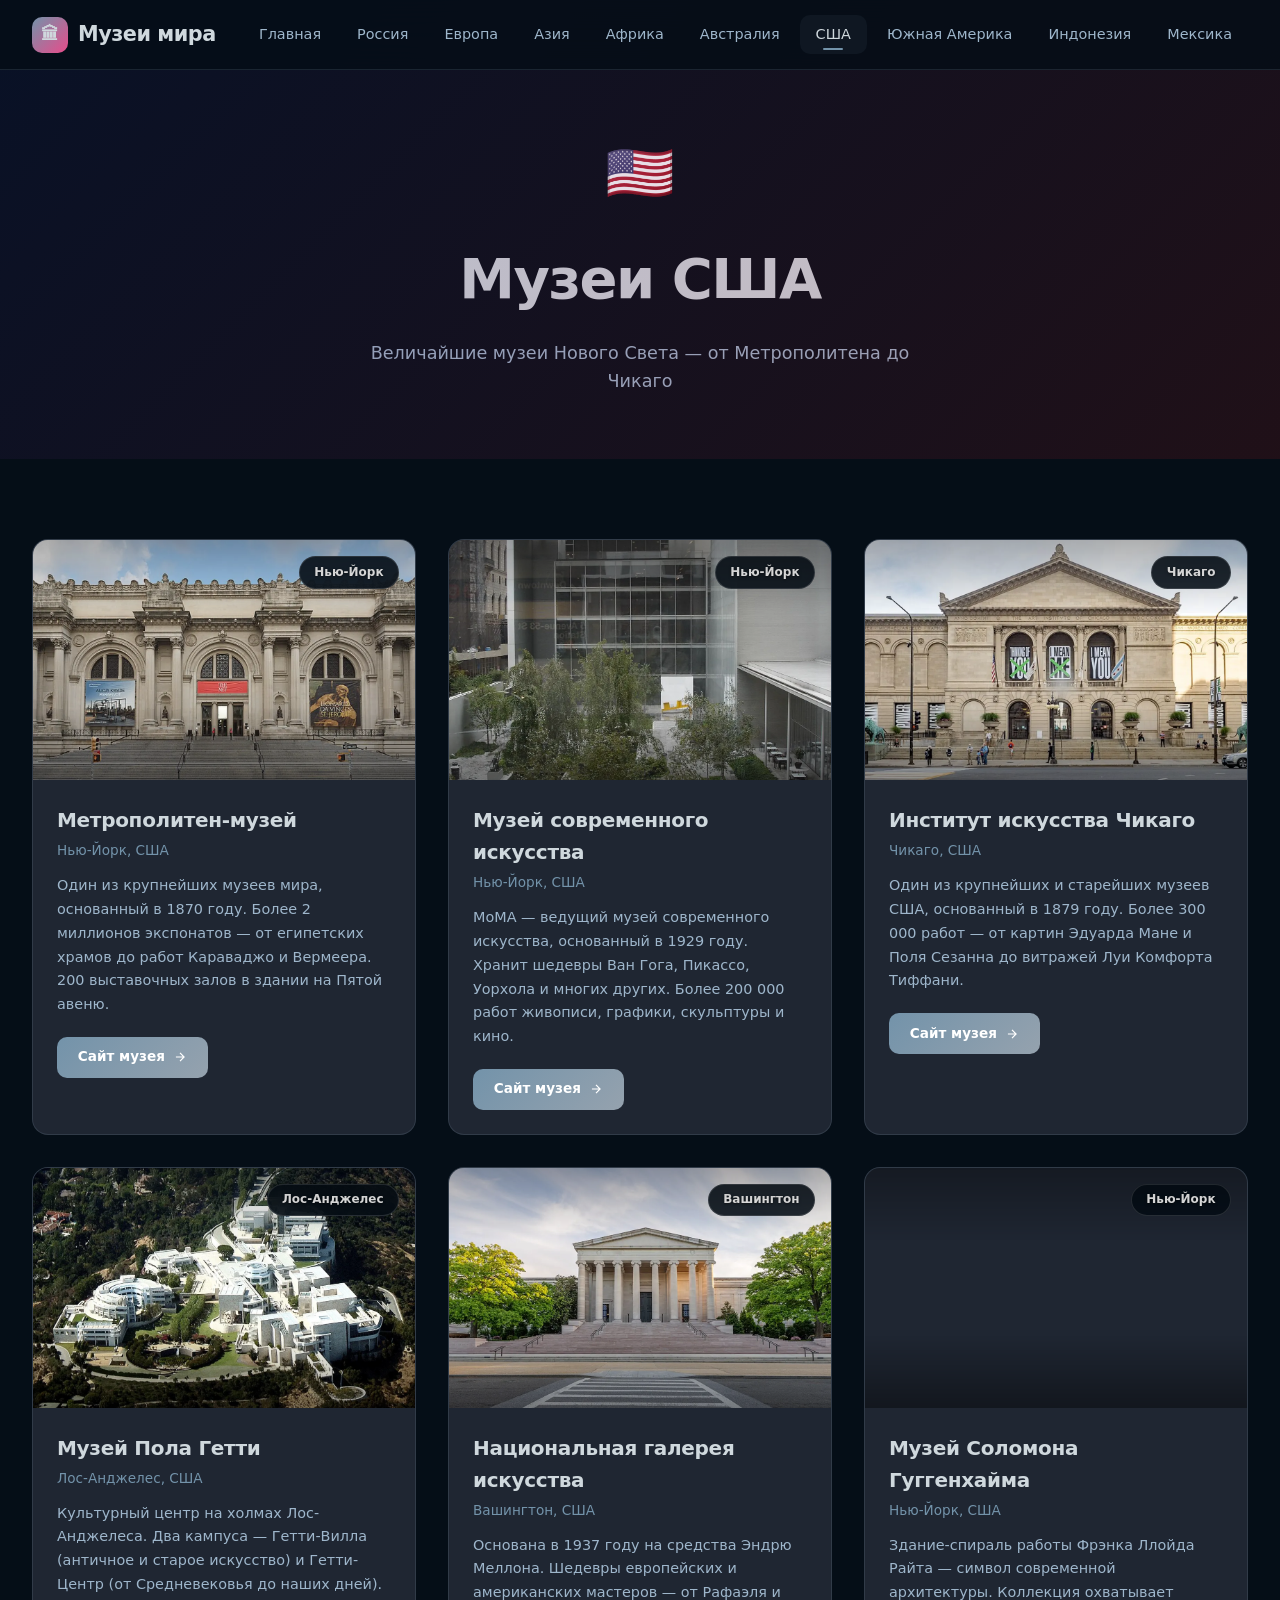
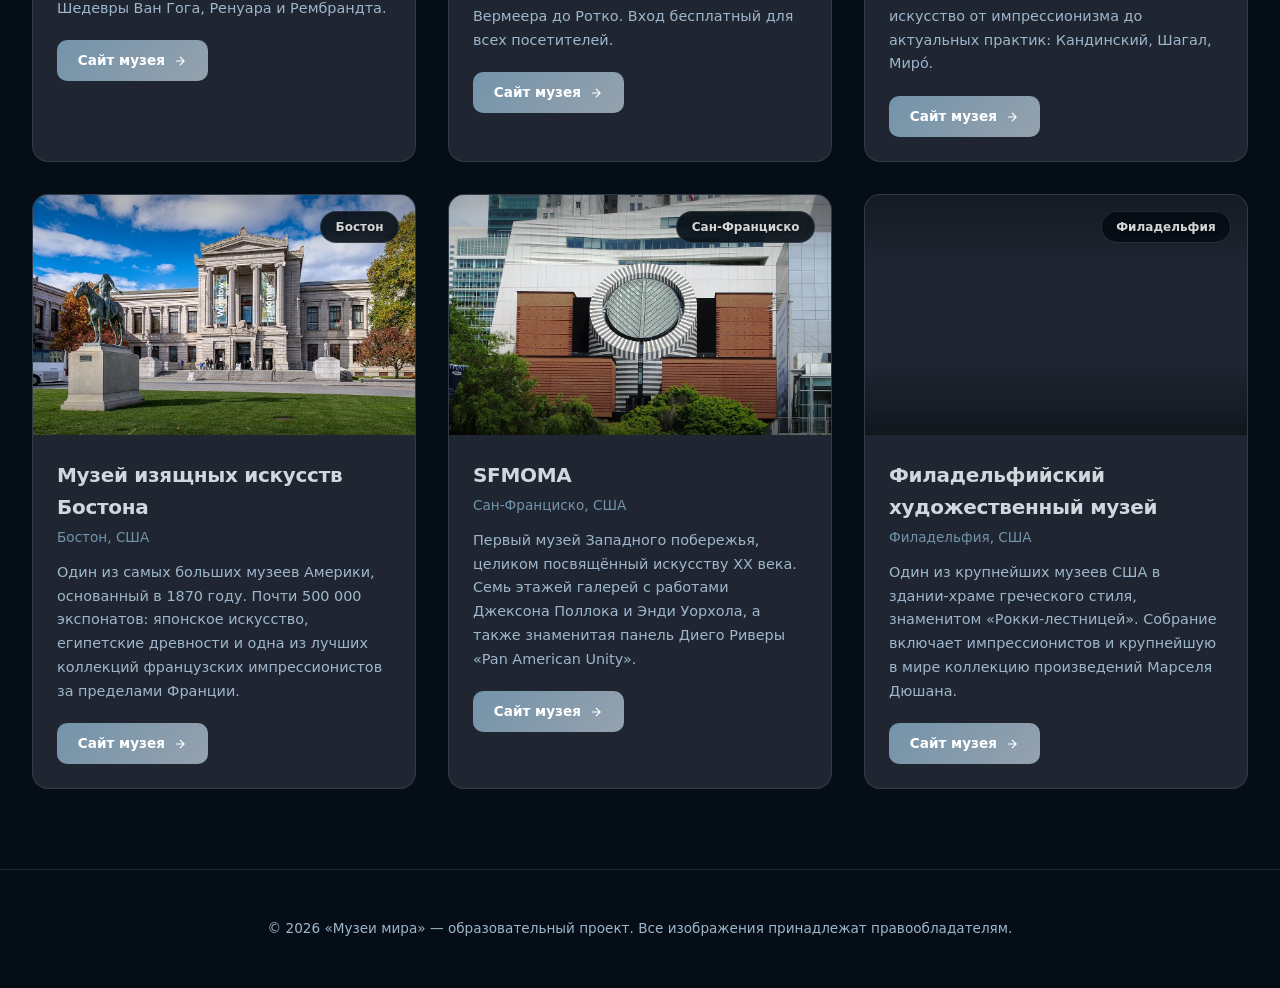
<file: usa.html>
<!DOCTYPE html>
<html lang="ru">
<head>
  <meta charset="UTF-8">
  <meta name="viewport" content="width=device-width, initial-scale=1.0">
  <title>Музеи США — Музеи мира</title>
  <meta name="description" content="Величайшие музеи Нового Света — от Метрополитена до Чикаго">
  <meta name="robots" content="index, follow">
  <meta name="theme-color" content="#050e17">
  <link rel="icon" type="image/svg+xml" href="favicon.svg">
  <meta property="og:type" content="website">
  <meta property="og:title" content="Музеи США — Музеи мира">
  <meta property="og:description" content="Величайшие музеи Нового Света — от Метрополитена до Чикаго">
  <meta property="og:image" content="images/hermitage.webp">
  <meta name="twitter:card" content="summary_large_image">
  <meta name="twitter:title" content="Музеи США — Музеи мира">
  <meta name="twitter:description" content="Величайшие музеи Нового Света — от Метрополитена до Чикаго">
  <meta name="twitter:image" content="images/hermitage.webp">
  <link rel="stylesheet" href="css/style.css">
  <script>document.documentElement.classList.add("js");</script>
  <script type="application/ld+json">{"@context": "https://schema.org", "@type": "ItemList", "name": "Музеи США", "numberOfItems": 9, "itemListElement": [{"@type": "ListItem", "position": 1, "item": {"@type": "Museum", "name": "Метрополитен-музей", "description": "Один из крупнейших музеев мира, основанный в 1870 году. Более 2 миллионов экспонатов — от египетских храмов до работ Караваджо и Вермеера. 200 выставочных залов в здании на Пятой авеню.", "url": "https://www.metmuseum.org", "address": {"@type": "PostalAddress", "addressLocality": "Нью-Йорк", "addressCountry": "США"}}}, {"@type": "ListItem", "position": 2, "item": {"@type": "Museum", "name": "Музей современного искусства", "description": "MoMA — ведущий музей современного искусства, основанный в 1929 году. Хранит шедевры Ван Гога, Пикассо, Уорхола и многих других. Более 200 000 работ живописи, графики, скульптуры и кино.", "url": "https://www.moma.org", "address": {"@type": "PostalAddress", "addressLocality": "Нью-Йорк", "addressCountry": "США"}}}, {"@type": "ListItem", "position": 3, "item": {"@type": "Museum", "name": "Институт искусства Чикаго", "description": "Один из крупнейших и старейших музеев США, основанный в 1879 году. Более 300 000 работ — от картин Эдуарда Мане и Поля Сезанна до витражей Луи Комфорта Тиффани.", "url": "https://www.artic.edu", "address": {"@type": "PostalAddress", "addressLocality": "Чикаго", "addressCountry": "США"}}}, {"@type": "ListItem", "position": 4, "item": {"@type": "Museum", "name": "Музей Пола Гетти", "description": "Культурный центр на холмах Лос-Анджелеса. Два кампуса — Гетти-Вилла (античное и старое искусство) и Гетти-Центр (от Средневековья до наших дней). Шедевры Ван Гога, Ренуара и Рембрандта.", "url": "https://www.getty.edu", "address": {"@type": "PostalAddress", "addressLocality": "Лос-Анджелес", "addressCountry": "США"}}}, {"@type": "ListItem", "position": 5, "item": {"@type": "Museum", "name": "Национальная галерея искусства", "description": "Основана в 1937 году на средства Эндрю Меллона. Шедевры европейских и американских мастеров — от Рафаэля и Вермеера до Ротко. Вход бесплатный для всех посетителей.", "url": "https://www.nga.gov", "address": {"@type": "PostalAddress", "addressLocality": "Вашингтон", "addressCountry": "США"}}}, {"@type": "ListItem", "position": 6, "item": {"@type": "Museum", "name": "Музей Соломона Гуггенхайма", "description": "Здание-спираль работы Фрэнка Ллойда Райта — символ современной архитектуры. Коллекция охватывает искусство от импрессионизма до актуальных практик: Кандинский, Шагал, Мирó.", "url": "https://www.guggenheim.org", "address": {"@type": "PostalAddress", "addressLocality": "Нью-Йорк", "addressCountry": "США"}}}, {"@type": "ListItem", "position": 7, "item": {"@type": "Museum", "name": "Музей изящных искусств Бостона", "description": "Один из самых больших музеев Америки, основанный в 1870 году. Почти 500 000 экспонатов: японское искусство, египетские древности и одна из лучших коллекций французских импрессионистов за пределами Франции.", "url": "https://www.mfa.org", "address": {"@type": "PostalAddress", "addressLocality": "Бостон", "addressCountry": "США"}}}, {"@type": "ListItem", "position": 8, "item": {"@type": "Museum", "name": "SFMOMA", "description": "Первый музей Западного побережья, целиком посвящённый искусству XX века. Семь этажей галерей с работами Джексона Поллока и Энди Уорхола, а также знаменитая панель Диего Риверы «Pan American Unity».", "url": "https://www.sfmoma.org", "address": {"@type": "PostalAddress", "addressLocality": "Сан-Франциско", "addressCountry": "США"}}}, {"@type": "ListItem", "position": 9, "item": {"@type": "Museum", "name": "Филадельфийский художественный музей", "description": "Один из крупнейших музеев США в здании-храме греческого стиля, знаменитом «Рокки-лестницей». Собрание включает импрессионистов и крупнейшую в мире коллекцию произведений Марселя Дюшана.", "url": "https://www.philamuseum.org", "address": {"@type": "PostalAddress", "addressLocality": "Филадельфия", "addressCountry": "США"}}}]}</script>
</head>
<body>
<header class="header">
  <a href="index.html" class="logo">
    <span class="logo-icon" aria-hidden="true">🏛</span>
    Музеи мира
  </a>
  <nav class="nav" id="site-nav" aria-label="Основная навигация">
      <a href="index.html">Главная</a>
      <a href="russia.html">Россия</a>
      <a href="europe.html">Европа</a>
      <a href="asia.html">Азия</a>
      <a href="africa.html">Африка</a>
      <a href="australia.html">Австралия</a>
      <a href="usa.html" class="active">США</a>
      <a href="south-america.html">Южная Америка</a>
      <a href="indonesia.html">Индонезия</a>
      <a href="mexico.html">Мексика</a>
  </nav>
  <button class="burger" type="button" aria-label="Открыть меню" aria-expanded="false" aria-controls="site-nav">
    <span></span><span></span><span></span>
  </button>
</header>
<main class="site-main">

<section class="page-hero page-hero-usa">
  <div class="page-hero-flag" aria-hidden="true">🇺🇸</div>
  <h1>Музеи США</h1>
  <p>Величайшие музеи Нового Света — от Метрополитена до Чикаго</p>
</section>

<section class="section">
  <h2 class="visually-hidden">Музеи США</h2>
  <div class="museums-grid" id="museums-grid">

<article class="museum-card fade-in">
  <div class="museum-image">
    <img src="images/met.webp" alt="Метрополитен-музей" width="1100" height="733" decoding="async">
    <span class="museum-overlay">Нью-Йорк</span>
  </div>
  <div class="museum-body">
    <h3>Метрополитен-музей</h3>
    <div class="museum-city">Нью-Йорк, США</div>
    <p>Один из крупнейших музеев мира, основанный в 1870 году. Более 2 миллионов экспонатов — от египетских храмов до работ Караваджо и Вермеера. 200 выставочных залов в здании на Пятой авеню.</p>
    <a href="https://www.metmuseum.org" class="museum-link" target="_blank" rel="noopener">
      Сайт музея
      <svg viewBox="0 0 24 24" fill="none" stroke="currentColor" stroke-width="2" aria-hidden="true"><path d="M5 12h14M12 5l7 7-7 7"/></svg>
    </a>
  </div>
</article>
<article class="museum-card fade-in">
  <div class="museum-image">
    <img src="images/moma.webp" alt="Музей современного искусства" width="1100" height="733" decoding="async">
    <span class="museum-overlay">Нью-Йорк</span>
  </div>
  <div class="museum-body">
    <h3>Музей современного искусства</h3>
    <div class="museum-city">Нью-Йорк, США</div>
    <p>MoMA — ведущий музей современного искусства, основанный в 1929 году. Хранит шедевры Ван Гога, Пикассо, Уорхола и многих других. Более 200 000 работ живописи, графики, скульптуры и кино.</p>
    <a href="https://www.moma.org" class="museum-link" target="_blank" rel="noopener">
      Сайт музея
      <svg viewBox="0 0 24 24" fill="none" stroke="currentColor" stroke-width="2" aria-hidden="true"><path d="M5 12h14M12 5l7 7-7 7"/></svg>
    </a>
  </div>
</article>
<article class="museum-card fade-in">
  <div class="museum-image">
    <img src="images/art-institute.webp" alt="Институт искусства Чикаго" width="1100" height="733" decoding="async" loading="lazy">
    <span class="museum-overlay">Чикаго</span>
  </div>
  <div class="museum-body">
    <h3>Институт искусства Чикаго</h3>
    <div class="museum-city">Чикаго, США</div>
    <p>Один из крупнейших и старейших музеев США, основанный в 1879 году. Более 300 000 работ — от картин Эдуарда Мане и Поля Сезанна до витражей Луи Комфорта Тиффани.</p>
    <a href="https://www.artic.edu" class="museum-link" target="_blank" rel="noopener">
      Сайт музея
      <svg viewBox="0 0 24 24" fill="none" stroke="currentColor" stroke-width="2" aria-hidden="true"><path d="M5 12h14M12 5l7 7-7 7"/></svg>
    </a>
  </div>
</article>
<article class="museum-card fade-in">
  <div class="museum-image">
    <img src="images/getty.webp" alt="Музей Пола Гетти" width="1100" height="733" decoding="async" loading="lazy">
    <span class="museum-overlay">Лос-Анджелес</span>
  </div>
  <div class="museum-body">
    <h3>Музей Пола Гетти</h3>
    <div class="museum-city">Лос-Анджелес, США</div>
    <p>Культурный центр на холмах Лос-Анджелеса. Два кампуса — Гетти-Вилла (античное и старое искусство) и Гетти-Центр (от Средневековья до наших дней). Шедевры Ван Гога, Ренуара и Рембрандта.</p>
    <a href="https://www.getty.edu" class="museum-link" target="_blank" rel="noopener">
      Сайт музея
      <svg viewBox="0 0 24 24" fill="none" stroke="currentColor" stroke-width="2" aria-hidden="true"><path d="M5 12h14M12 5l7 7-7 7"/></svg>
    </a>
  </div>
</article>
<article class="museum-card fade-in">
  <div class="museum-image">
    <img src="images/nga-washington.webp" alt="Национальная галерея искусства" width="1100" height="733" decoding="async" loading="lazy">
    <span class="museum-overlay">Вашингтон</span>
  </div>
  <div class="museum-body">
    <h3>Национальная галерея искусства</h3>
    <div class="museum-city">Вашингтон, США</div>
    <p>Основана в 1937 году на средства Эндрю Меллона. Шедевры европейских и американских мастеров — от Рафаэля и Вермеера до Ротко. Вход бесплатный для всех посетителей.</p>
    <a href="https://www.nga.gov" class="museum-link" target="_blank" rel="noopener">
      Сайт музея
      <svg viewBox="0 0 24 24" fill="none" stroke="currentColor" stroke-width="2" aria-hidden="true"><path d="M5 12h14M12 5l7 7-7 7"/></svg>
    </a>
  </div>
</article>
<article class="museum-card fade-in">
  <div class="museum-image">
    <img src="images/guggenheim-ny.webp" alt="Музей Соломона Гуггенхайма" width="1100" height="733" decoding="async" loading="lazy">
    <span class="museum-overlay">Нью-Йорк</span>
  </div>
  <div class="museum-body">
    <h3>Музей Соломона Гуггенхайма</h3>
    <div class="museum-city">Нью-Йорк, США</div>
    <p>Здание-спираль работы Фрэнка Ллойда Райта — символ современной архитектуры. Коллекция охватывает искусство от импрессионизма до актуальных практик: Кандинский, Шагал, Мирó.</p>
    <a href="https://www.guggenheim.org" class="museum-link" target="_blank" rel="noopener">
      Сайт музея
      <svg viewBox="0 0 24 24" fill="none" stroke="currentColor" stroke-width="2" aria-hidden="true"><path d="M5 12h14M12 5l7 7-7 7"/></svg>
    </a>
  </div>
</article>
<article class="museum-card fade-in">
  <div class="museum-image">
    <img src="images/mfa-boston.webp" alt="Музей изящных искусств Бостона" width="1100" height="733" decoding="async" loading="lazy">
    <span class="museum-overlay">Бостон</span>
  </div>
  <div class="museum-body">
    <h3>Музей изящных искусств Бостона</h3>
    <div class="museum-city">Бостон, США</div>
    <p>Один из самых больших музеев Америки, основанный в 1870 году. Почти 500 000 экспонатов: японское искусство, египетские древности и одна из лучших коллекций французских импрессионистов за пределами Франции.</p>
    <a href="https://www.mfa.org" class="museum-link" target="_blank" rel="noopener">
      Сайт музея
      <svg viewBox="0 0 24 24" fill="none" stroke="currentColor" stroke-width="2" aria-hidden="true"><path d="M5 12h14M12 5l7 7-7 7"/></svg>
    </a>
  </div>
</article>
<article class="museum-card fade-in">
  <div class="museum-image">
    <img src="images/sfmoma.webp" alt="SFMOMA" width="1100" height="733" decoding="async" loading="lazy">
    <span class="museum-overlay">Сан-Франциско</span>
  </div>
  <div class="museum-body">
    <h3>SFMOMA</h3>
    <div class="museum-city">Сан-Франциско, США</div>
    <p>Первый музей Западного побережья, целиком посвящённый искусству XX века. Семь этажей галерей с работами Джексона Поллока и Энди Уорхола, а также знаменитая панель Диего Риверы «Pan American Unity».</p>
    <a href="https://www.sfmoma.org" class="museum-link" target="_blank" rel="noopener">
      Сайт музея
      <svg viewBox="0 0 24 24" fill="none" stroke="currentColor" stroke-width="2" aria-hidden="true"><path d="M5 12h14M12 5l7 7-7 7"/></svg>
    </a>
  </div>
</article>
<article class="museum-card fade-in">
  <div class="museum-image">
    <img src="images/philadelphia-art.webp" alt="Филадельфийский художественный музей" width="1100" height="733" decoding="async" loading="lazy">
    <span class="museum-overlay">Филадельфия</span>
  </div>
  <div class="museum-body">
    <h3>Филадельфийский художественный музей</h3>
    <div class="museum-city">Филадельфия, США</div>
    <p>Один из крупнейших музеев США в здании-храме греческого стиля, знаменитом «Рокки-лестницей». Собрание включает импрессионистов и крупнейшую в мире коллекцию произведений Марселя Дюшана.</p>
    <a href="https://www.philamuseum.org" class="museum-link" target="_blank" rel="noopener">
      Сайт музея
      <svg viewBox="0 0 24 24" fill="none" stroke="currentColor" stroke-width="2" aria-hidden="true"><path d="M5 12h14M12 5l7 7-7 7"/></svg>
    </a>
  </div>
</article>
  </div>
</section>

</main>
<footer class="footer">
  <p>© 2026 «Музеи мира» — образовательный проект. Все изображения принадлежат правообладателям.</p>
</footer>

<button class="back-to-top" aria-label="Наверх">↑</button>

<script src="js/main.js"></script>
</body>
</html>
</file>
<file: css/style.css>
*, *::before, *::after {
  margin: 0;
  padding: 0;
  box-sizing: border-box;
}

:root {
  --bg-primary: #050e17;
  --bg-secondary: #0e1926;
  --bg-card: #1f2632;
  --bg-card-hover: #353846;
  --text-primary: #cfd8dd;
  --text-secondary: #9eb6cb;
  --accent: #7393aa;
  --accent-light: #95a2ae;
  --accent-glow: rgba(115, 147, 170, 0.3);
  --border: rgba(158, 182, 203, 0.14);
  --glass: rgba(158, 182, 203, 0.06);
  --accent-pink: #e74c8b;
  --accent-purple: #6c63ff;
  --radius: 16px;
  --radius-sm: 10px;
  --shadow: 0 8px 32px rgba(0, 0, 0, 0.4);
  --transition: 0.3s cubic-bezier(0.4, 0, 0.2, 1);
}

html {
  scroll-behavior: smooth;
}

body {
  font-family: 'Segoe UI', system-ui, -apple-system, sans-serif;
  background: var(--bg-primary);
  color: var(--text-primary);
  line-height: 1.6;
  overflow-x: hidden;
  min-height: 100vh;
}

.visually-hidden {
  position: absolute;
  width: 1px;
  height: 1px;
  padding: 0;
  margin: -1px;
  overflow: hidden;
  clip: rect(0, 0, 0, 0);
  white-space: nowrap;
  border: 0;
}

a {
  text-decoration: none;
  color: inherit;
}

img {
  max-width: 100%;
  display: block;
}

/* Scrollbar */
::-webkit-scrollbar {
  width: 8px;
}
::-webkit-scrollbar-track {
  background: var(--bg-secondary);
}
::-webkit-scrollbar-thumb {
  background: var(--accent);
  border-radius: 4px;
}

/* === HEADER === */
.header {
  position: fixed;
  top: 0;
  left: 0;
  right: 0;
  z-index: 1000;
  padding: 0 2rem;
  height: 70px;
  display: flex;
  align-items: center;
  justify-content: space-between;
  background: rgba(5, 14, 23, 0.85);
  backdrop-filter: blur(20px);
  border-bottom: 1px solid var(--border);
  transition: var(--transition);
}

.header.scrolled {
  box-shadow: 0 4px 30px rgba(0, 0, 0, 0.3);
}

.logo {
  display: flex;
  align-items: center;
  gap: 10px;
  font-size: 1.3rem;
  font-weight: 700;
  letter-spacing: -0.5px;
}

.logo-icon {
  width: 36px;
  height: 36px;
  background: linear-gradient(135deg, var(--accent), var(--accent-pink));
  border-radius: 10px;
  display: flex;
  align-items: center;
  justify-content: center;
  font-size: 1.1rem;
}

.nav {
  display: flex;
  align-items: center;
  gap: 0.25rem;
}

.nav a {
  padding: 0.5rem 1rem;
  border-radius: var(--radius-sm);
  font-size: 0.9rem;
  font-weight: 500;
  color: var(--text-secondary);
  transition: var(--transition);
  position: relative;
}

.nav a:hover,
.nav a.active {
  color: var(--text-primary);
  background: var(--glass);
}

.nav a.active::after {
  content: '';
  position: absolute;
  bottom: 4px;
  left: 50%;
  transform: translateX(-50%);
  width: 20px;
  height: 2px;
  background: var(--accent);
  border-radius: 2px;
}

@media (max-width: 1200px) {
  .nav a {
    padding: 0.5rem 0.55rem;
    font-size: 0.8rem;
  }
}

.burger {
  display: none;
  flex-direction: column;
  gap: 5px;
  cursor: pointer;
  padding: 8px;
  z-index: 1001;
  background: none;
  border: none;
}

.burger span {
  width: 24px;
  height: 2px;
  background: var(--text-primary);
  border-radius: 2px;
  transition: var(--transition);
}

.burger.active span:nth-child(1) {
  transform: rotate(45deg) translate(5px, 5px);
}
.burger.active span:nth-child(2) {
  opacity: 0;
}
.burger.active span:nth-child(3) {
  transform: rotate(-45deg) translate(5px, -5px);
}

/* === HERO === */
.hero {
  min-height: 100vh;
  display: flex;
  flex-direction: column;
  align-items: center;
  justify-content: center;
  text-align: center;
  padding: 2rem;
  position: relative;
  overflow: hidden;
}

.hero::before {
  content: '';
  position: absolute;
  top: -50%;
  left: -50%;
  width: 200%;
  height: 200%;
  background: radial-gradient(ellipse at 30% 50%, rgba(108, 99, 255, 0.08) 0%, transparent 50%),
              radial-gradient(ellipse at 70% 50%, rgba(231, 76, 139, 0.06) 0%, transparent 50%);
  animation: heroFloat 20s ease-in-out infinite;
}

@keyframes heroFloat {
  0%, 100% { transform: translate(0, 0) rotate(0deg); }
  33% { transform: translate(2%, -2%) rotate(1deg); }
  66% { transform: translate(-1%, 1%) rotate(-0.5deg); }
}

.hero-content {
  position: relative;
  z-index: 1;
}

.hero-badge {
  display: inline-flex;
  align-items: center;
  gap: 8px;
  padding: 0.5rem 1.2rem;
  border-radius: 50px;
  background: var(--glass);
  border: 1px solid var(--border);
  font-size: 0.85rem;
  color: var(--text-secondary);
  margin-bottom: 2rem;
  backdrop-filter: blur(10px);
}

.hero-badge::before {
  content: '';
  width: 8px;
  height: 8px;
  background: var(--accent);
  border-radius: 50%;
  animation: pulse 2s ease-in-out infinite;
}

@keyframes pulse {
  0%, 100% { opacity: 1; transform: scale(1); }
  50% { opacity: 0.5; transform: scale(0.8); }
}

.hero h1 {
  font-size: clamp(2.5rem, 6vw, 5rem);
  font-weight: 800;
  letter-spacing: -2px;
  line-height: 1.1;
  margin-bottom: 1.5rem;
  background: linear-gradient(135deg, var(--text-primary) 0%, var(--accent-light) 50%, var(--accent-pink) 100%);
  -webkit-background-clip: text;
  -webkit-text-fill-color: transparent;
  background-clip: text;
}

.hero p {
  font-size: 1.15rem;
  color: var(--text-secondary);
  max-width: 600px;
  margin: 0 auto 2.5rem;
  line-height: 1.7;
}

.hero-stats {
  display: flex;
  gap: 3rem;
  justify-content: center;
  flex-wrap: wrap;
}

.stat {
  text-align: center;
}

.stat-number {
  font-size: 2.2rem;
  font-weight: 800;
  color: var(--accent-light);
  display: block;
}

.stat-label {
  font-size: 0.85rem;
  color: var(--text-secondary);
  margin-top: 4px;
}

/* === SECTION === */
.section {
  padding: 5rem 2rem;
  max-width: 1300px;
  margin: 0 auto;
}

.section-header {
  text-align: center;
  margin-bottom: 4rem;
}

.section-label {
  display: inline-flex;
  align-items: center;
  gap: 8px;
  font-size: 0.8rem;
  text-transform: uppercase;
  letter-spacing: 3px;
  color: var(--accent);
  font-weight: 600;
  margin-bottom: 1rem;
}

.section-title {
  font-size: clamp(1.8rem, 4vw, 3rem);
  font-weight: 800;
  letter-spacing: -1px;
  margin-bottom: 1rem;
}

.section-desc {
  color: var(--text-secondary);
  max-width: 550px;
  margin: 0 auto;
  font-size: 1.05rem;
}

/* === REGION CARDS (index page) === */
.regions-grid {
  display: grid;
  grid-template-columns: repeat(auto-fill, minmax(270px, 1fr));
  gap: 1.25rem;
}

.region-card {
  position: relative;
  border-radius: var(--radius);
  overflow: hidden;
  background: var(--bg-card);
  border: 1px solid var(--border);
  transition: var(--transition);
  cursor: pointer;
  display: block;
}

.region-card:hover {
  transform: translateY(-6px);
  border-color: var(--accent);
  box-shadow: 0 20px 60px rgba(108, 99, 255, 0.15);
}

.region-card-visual {
  height: 150px;
  position: relative;
  overflow: hidden;
}

.region-card-visual::after {
  content: '';
  position: absolute;
  bottom: 0;
  left: 0;
  right: 0;
  height: 60%;
  background: linear-gradient(transparent, var(--bg-card));
}

.region-visual-russia {
  background: linear-gradient(135deg, #1a1a4e, #4a1942, #c62368);
}
.region-visual-europe {
  background: linear-gradient(135deg, #1e3a5f, #2d6a4f, #40916c);
}
.region-visual-asia {
  background: linear-gradient(135deg, #5c1a1a, #8b2500, #d4a017);
}
.region-visual-africa {
  background: linear-gradient(135deg, #8b6914, #c27c0e, #f4a460);
}
.region-visual-australia {
  background: linear-gradient(135deg, #1a4a5c, #2078a4, #60c5f7);
}
.region-visual-usa {
  background: linear-gradient(135deg, #1a237e, #b71c1c, #e0e0e0);
}
.region-visual-southamerica {
  background: linear-gradient(135deg, #14343b, #00755e, #f4c430);
}
.region-visual-indonesia {
  background: linear-gradient(135deg, #4a0f0f, #c62f2f, #ffb37b);
}
.region-visual-mexico {
  background: linear-gradient(135deg, #123d28, #1f8a4c, #ce1141);
}

.region-visual-emoji {
  position: absolute;
  top: 50%;
  left: 50%;
  transform: translate(-50%, -50%);
  font-size: 3rem;
  z-index: 1;
  filter: drop-shadow(0 4px 20px rgba(0,0,0,0.3));
}

.region-card-body {
  padding: 1.1rem 1.25rem;
}

.region-card h3 {
  font-size: 1.15rem;
  font-weight: 700;
  margin-bottom: 0.35rem;
}

.region-card p {
  color: var(--text-secondary);
  font-size: 0.85rem;
  margin-bottom: 0.85rem;
}

.region-card-footer {
  display: flex;
  align-items: center;
  justify-content: space-between;
}

.museum-count {
  font-size: 0.8rem;
  color: var(--accent);
  font-weight: 600;
}

.arrow-icon {
  width: 28px;
  height: 28px;
  border-radius: 50%;
  background: var(--glass);
  border: 1px solid var(--border);
  display: flex;
  align-items: center;
  justify-content: center;
  font-size: 0.9rem;
  transition: var(--transition);
}

.region-card:hover .arrow-icon {
  background: var(--accent);
  border-color: var(--accent);
}

/* === MUSEUM PAGE HEADER === */
.page-hero {
  padding: 8rem 2rem 4rem;
  text-align: center;
  position: relative;
  overflow: hidden;
}

.page-hero::before {
  content: '';
  position: absolute;
  inset: 0;
  opacity: 0.15;
}

.page-hero-russia::before { background: linear-gradient(135deg, #4a1942, #c62368); }
.page-hero-europe::before { background: linear-gradient(135deg, #1e3a5f, #40916c); }
.page-hero-asia::before { background: linear-gradient(135deg, #8b2500, #d4a017); }
.page-hero-africa::before { background: linear-gradient(135deg, #8b6914, #f4a460); }
.page-hero-australia::before { background: linear-gradient(135deg, #2078a4, #60c5f7); }
.page-hero-usa::before { background: linear-gradient(135deg, #1a237e, #b71c1c); }
.page-hero-southamerica::before { background: linear-gradient(135deg, #14343b, #00755e, #f4c430); }
.page-hero-indonesia::before { background: linear-gradient(135deg, #4a0f0f, #c62f2f); }
.page-hero-mexico::before { background: linear-gradient(135deg, #123d28, #1f8a4c, #ce1141); }

.page-hero-flag {
  font-size: 3.5rem;
  margin-bottom: 1rem;
}

.page-hero h1 {
  font-size: clamp(2rem, 5vw, 3.5rem);
  font-weight: 800;
  letter-spacing: -1.5px;
  margin-bottom: 1rem;
}

.page-hero p {
  color: var(--text-secondary);
  max-width: 600px;
  margin: 0 auto;
  font-size: 1.1rem;
}

/* === MUSEUM CARDS === */
.museums-grid {
  display: grid;
  grid-template-columns: repeat(auto-fill, minmax(380px, 1fr));
  gap: 2rem;
}

.museum-card {
  background: var(--bg-card);
  border: 1px solid var(--border);
  border-radius: var(--radius);
  overflow: hidden;
  transition: var(--transition);
}

.museum-card:hover {
  transform: translateY(-4px);
  box-shadow: var(--shadow);
  border-color: rgba(108, 99, 255, 0.2);
}

.museum-image {
  height: 240px;
  position: relative;
  overflow: hidden;
}

.museum-image::after {
  content: '';
  position: absolute;
  inset: 0;
  background: linear-gradient(180deg, rgba(0,0,0,0.3) 0%, transparent 30%, transparent 70%, rgba(0,0,0,0.4) 100%);
  pointer-events: none;
  z-index: 1;
}

.museum-image img {
  width: 100%;
  height: 100%;
  object-fit: cover;
  transition: transform 0.6s ease;
}

.museum-card:hover .museum-image img {
  transform: scale(1.05);
}

.museum-image-placeholder {
  width: 100%;
  height: 100%;
  display: flex;
  align-items: center;
  justify-content: center;
  font-size: 5rem;
}

.museum-overlay {
  position: absolute;
  top: 1rem;
  right: 1rem;
  padding: 0.35rem 0.9rem;
  background: rgba(5, 14, 23, 0.88);
  backdrop-filter: blur(10px);
  border-radius: 50px;
  font-size: 0.75rem;
  font-weight: 600;
  color: #fff;
  border: 1px solid rgba(255, 255, 255, 0.15);
  text-shadow: 0 1px 3px rgba(0,0,0,0.5);
}

.museum-body {
  padding: 1.5rem;
}

.museum-body h3 {
  font-size: 1.25rem;
  font-weight: 700;
  margin-bottom: 0.25rem;
  letter-spacing: -0.3px;
}

.museum-city {
  font-size: 0.85rem;
  color: var(--accent);
  margin-bottom: 0.75rem;
  font-weight: 500;
}

.museum-body p {
  color: var(--text-secondary);
  font-size: 0.9rem;
  line-height: 1.65;
  margin-bottom: 1.25rem;
}

.museum-link {
  display: inline-flex;
  align-items: center;
  gap: 8px;
  padding: 0.6rem 1.3rem;
  background: linear-gradient(135deg, var(--accent), var(--accent-light));
  color: #fff;
  border-radius: var(--radius-sm);
  font-size: 0.85rem;
  font-weight: 600;
  transition: var(--transition);
}

.museum-link:hover {
  transform: translateY(-2px);
  box-shadow: 0 8px 25px var(--accent-glow);
}

.museum-link svg {
  width: 14px;
  height: 14px;
  transition: transform 0.2s;
}

.museum-link:hover svg {
  transform: translateX(3px);
}

/* === FOOTER === */
.footer {
  border-top: 1px solid var(--border);
  padding: 3rem 2rem;
  text-align: center;
  color: var(--text-secondary);
  font-size: 0.85rem;
}

.footer a {
  color: var(--accent);
  transition: var(--transition);
}

.footer a:hover {
  color: var(--accent-light);
}

/* === ANIMATIONS === */
html.js .fade-in {
  opacity: 0;
  transform: translateY(30px);
  transition: opacity 0.6s ease, transform 0.6s ease;
}

html.js .fade-in.visible {
  opacity: 1;
  transform: translateY(0);
}

@media (prefers-reduced-motion: reduce) {
  html {
    scroll-behavior: auto;
  }

  *,
  *::before,
  *::after {
    animation-duration: 0.01ms !important;
    animation-iteration-count: 1 !important;
    transition-duration: 0.01ms !important;
  }
}

a:focus-visible,
button:focus-visible {
  outline: 2px solid var(--accent-light);
  outline-offset: 3px;
  border-radius: 4px;
}

.search-results {
  position: absolute;
  top: calc(100% + 0.5rem);
  left: 0;
  right: 0;
  background: var(--bg-secondary);
  border: 1px solid var(--border);
  border-radius: var(--radius-sm);
  overflow: hidden;
  z-index: 20;
  box-shadow: var(--shadow);
}

.search-result {
  display: flex;
  align-items: baseline;
  justify-content: space-between;
  gap: 1rem;
  padding: 0.7rem 1.2rem;
  font-size: 0.9rem;
}

.search-result.active,
.search-result:hover {
  background: var(--bg-card-hover);
}

.search-name {
  font-weight: 600;
}

.search-meta {
  font-size: 0.78rem;
  color: var(--text-secondary);
  white-space: nowrap;
}

.search-nothing {
  padding: 0.8rem 1.2rem;
  color: var(--text-secondary);
  font-size: 0.9rem;
}

/* === BACK TO TOP === */
.back-to-top {
  position: fixed;
  bottom: 2rem;
  right: 2rem;
  width: 44px;
  height: 44px;
  border-radius: 50%;
  background: var(--accent);
  color: #fff;
  display: flex;
  align-items: center;
  justify-content: center;
  font-size: 1.2rem;
  cursor: pointer;
  opacity: 0;
  visibility: hidden;
  transform: translateY(20px);
  transition: var(--transition);
  border: none;
  box-shadow: 0 4px 20px var(--accent-glow);
  z-index: 999;
}

.back-to-top.visible {
  opacity: 1;
  visibility: visible;
  transform: translateY(0);
}

.back-to-top:hover {
  transform: translateY(-3px);
  box-shadow: 0 8px 30px var(--accent-glow);
}

/* === SEARCH (index page) === */
.search-bar {
  max-width: 500px;
  margin: 0 auto 3rem;
  position: relative;
  z-index: 10;
}

.search-bar input {
  width: 100%;
  padding: 0.9rem 1.2rem 0.9rem 3rem;
  background: var(--bg-card);
  border: 1px solid var(--border);
  border-radius: 50px;
  color: var(--text-primary);
  font-size: 0.95rem;
  outline: none;
  transition: var(--transition);
}

.search-bar input::placeholder {
  color: var(--text-secondary);
}

.search-bar input:focus {
  border-color: var(--accent);
  box-shadow: 0 0 0 3px var(--accent-glow);
}

.search-bar .search-icon {
  position: absolute;
  left: 1.1rem;
  top: 50%;
  transform: translateY(-50%);
  color: var(--text-secondary);
  font-size: 1rem;
}

/* === RESPONSIVE === */
@media (max-width: 768px) {
  .nav {
    position: fixed;
    top: 0;
    right: 0;
    transform: translateX(100%);
    width: 280px;
    height: 100vh;
    background: var(--bg-secondary);
    flex-direction: column;
    padding: 5rem 2rem 2rem;
    gap: 0.5rem;
    border-left: 1px solid var(--border);
    transition: transform 0.3s ease;
  }

  .nav.open {
    transform: translateX(0);
  }

  .burger {
    display: flex;
  }

  .regions-grid,
  .museums-grid {
    grid-template-columns: 1fr;
  }

  .hero-stats {
    gap: 2rem;
  }

  .section {
    padding: 3rem 1.2rem;
  }

  .museum-image {
    height: 200px;
  }
}

@media (max-width: 480px) {
  .hero h1 {
    letter-spacing: -1px;
  }

  .hero p {
    font-size: clamp(0.9rem, 2.5vw, 1.1rem);
  }

  .section-desc {
    font-size: clamp(0.9rem, 2.5vw, 1rem);
  }

  .museum-body {
    padding: 1.2rem;
  }
}
</file>
